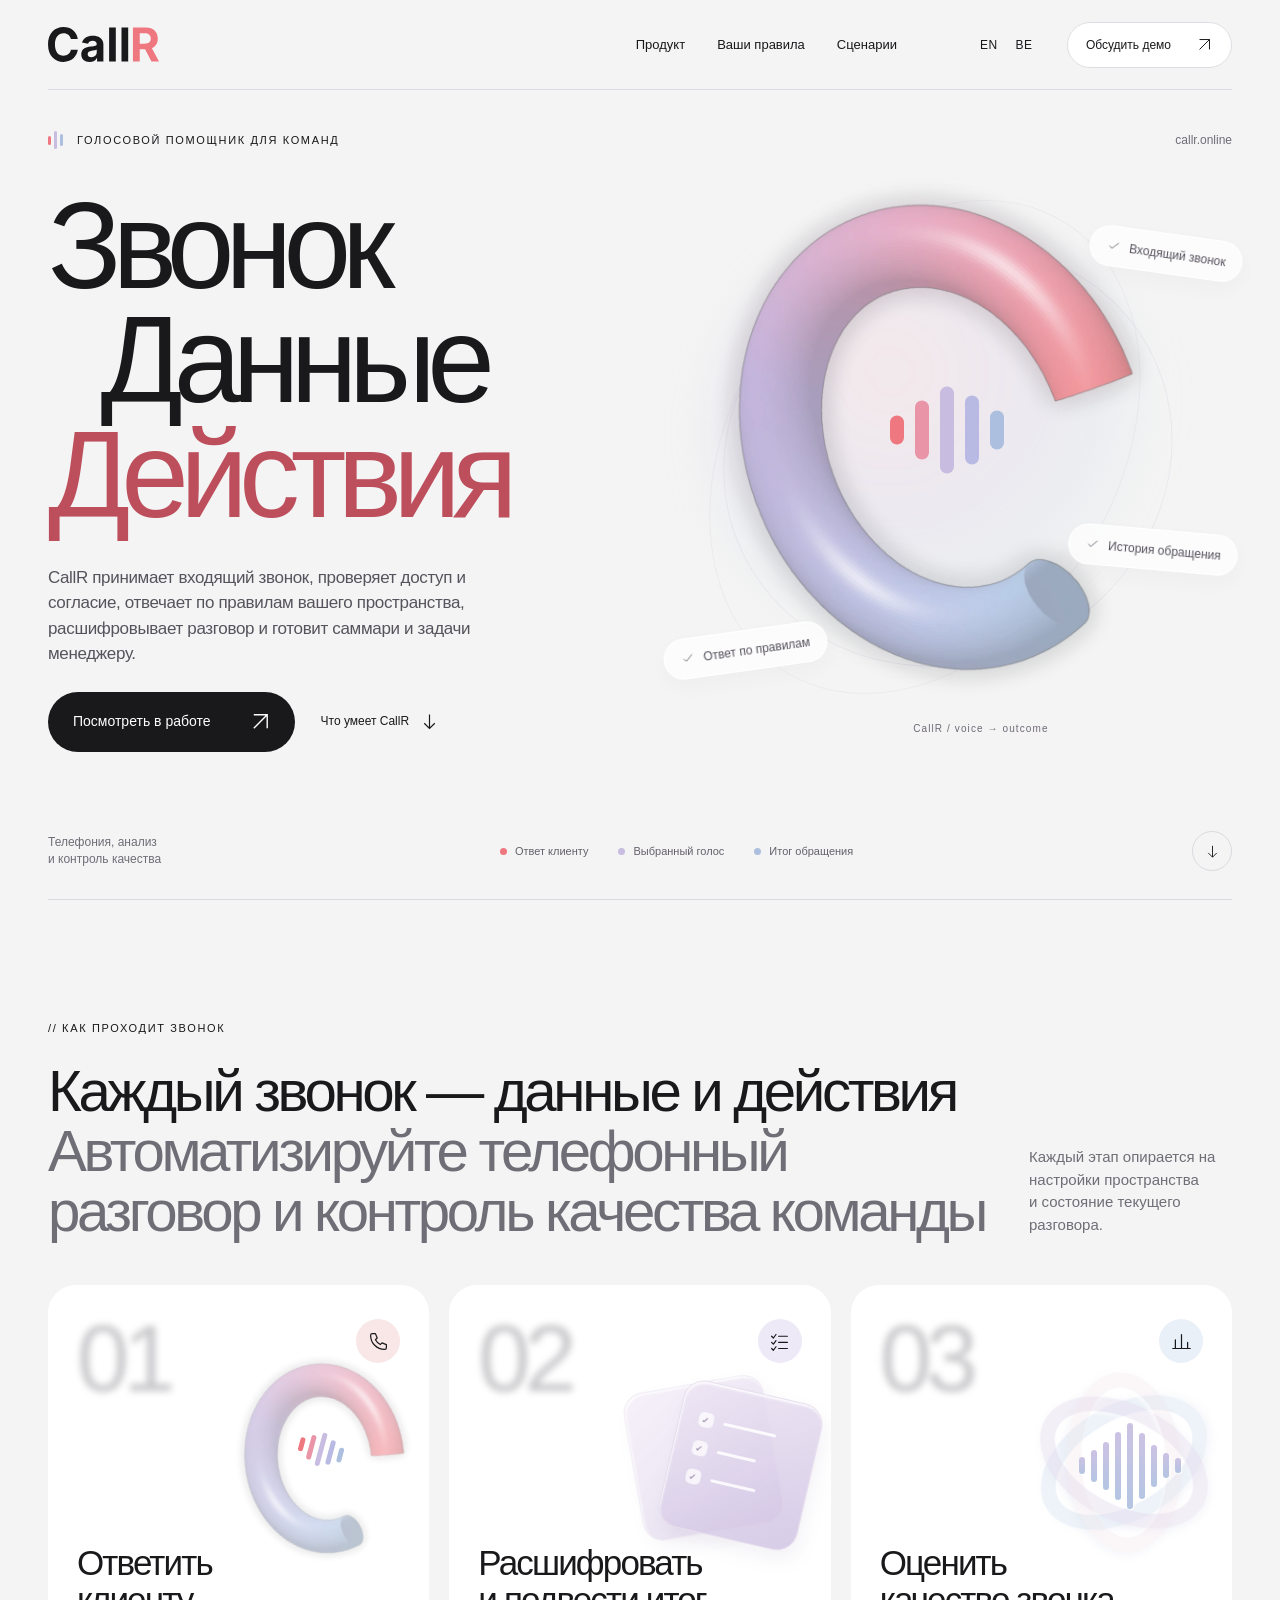
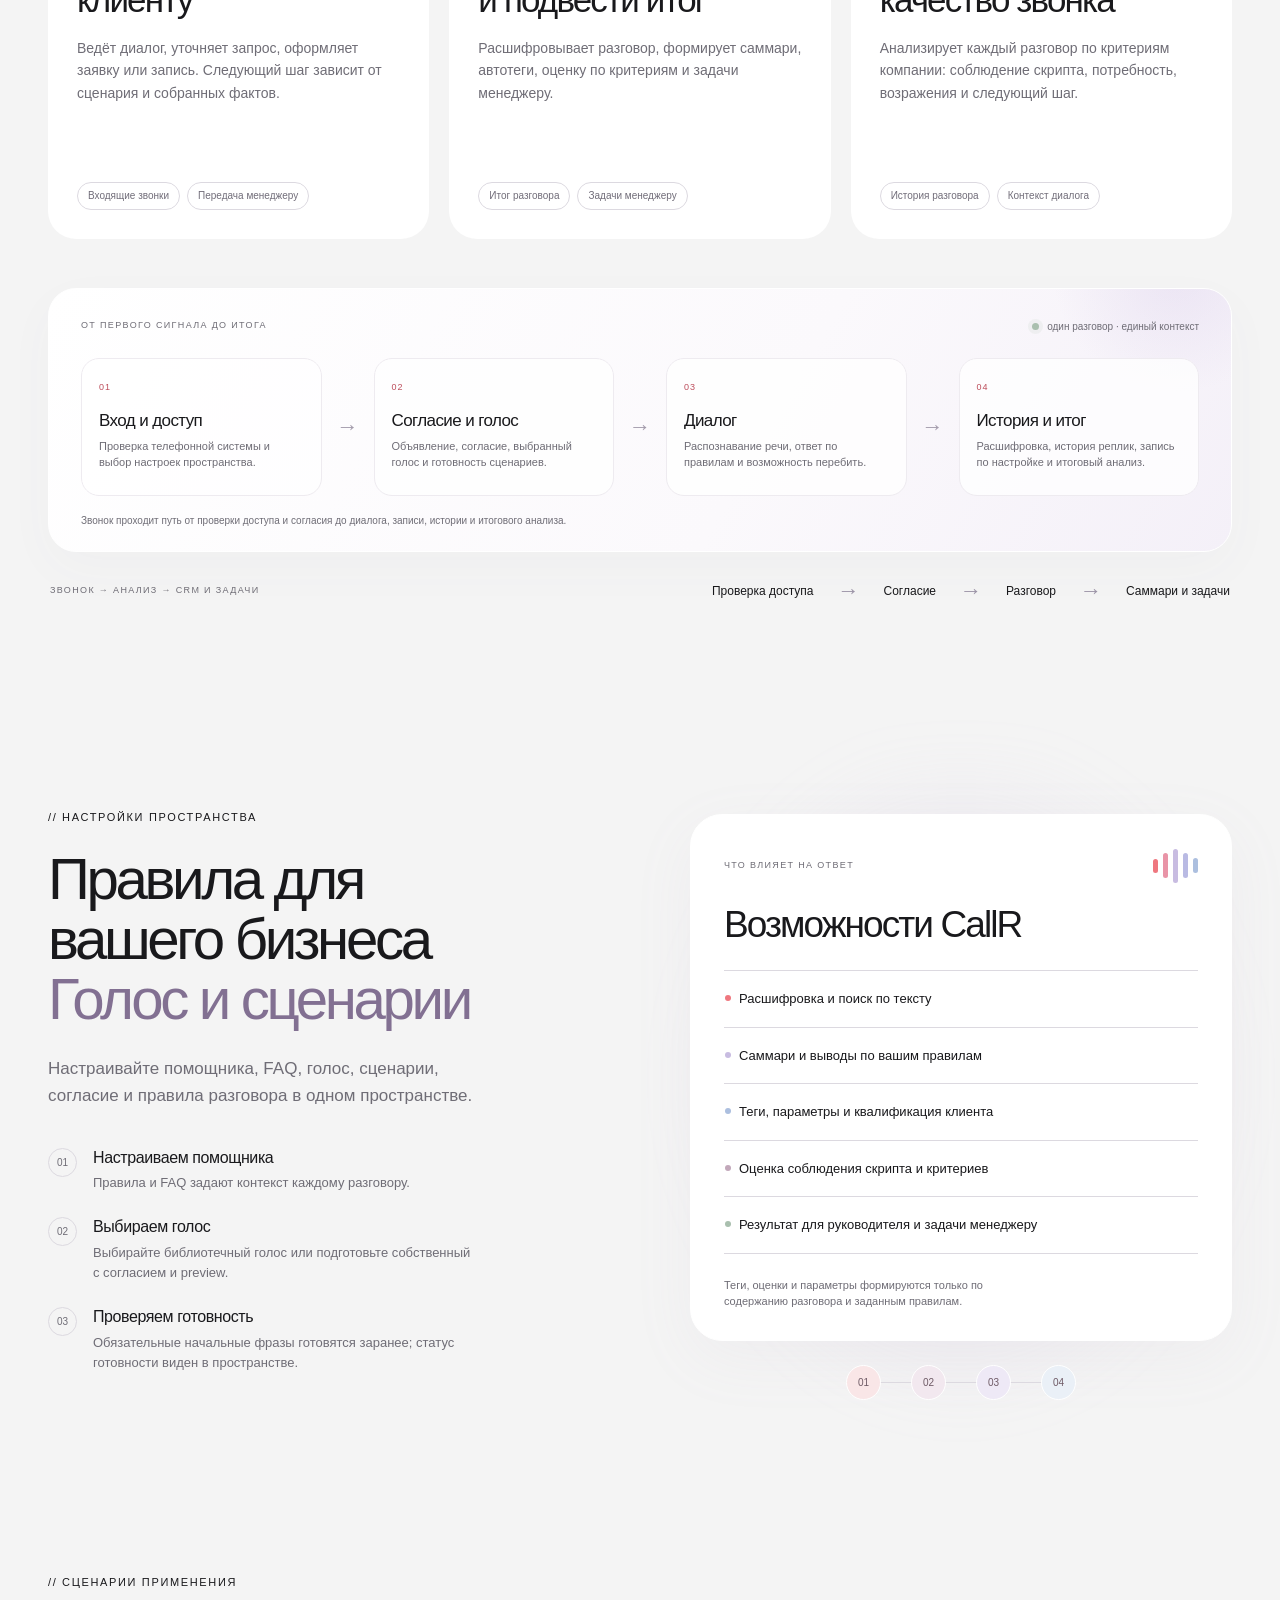
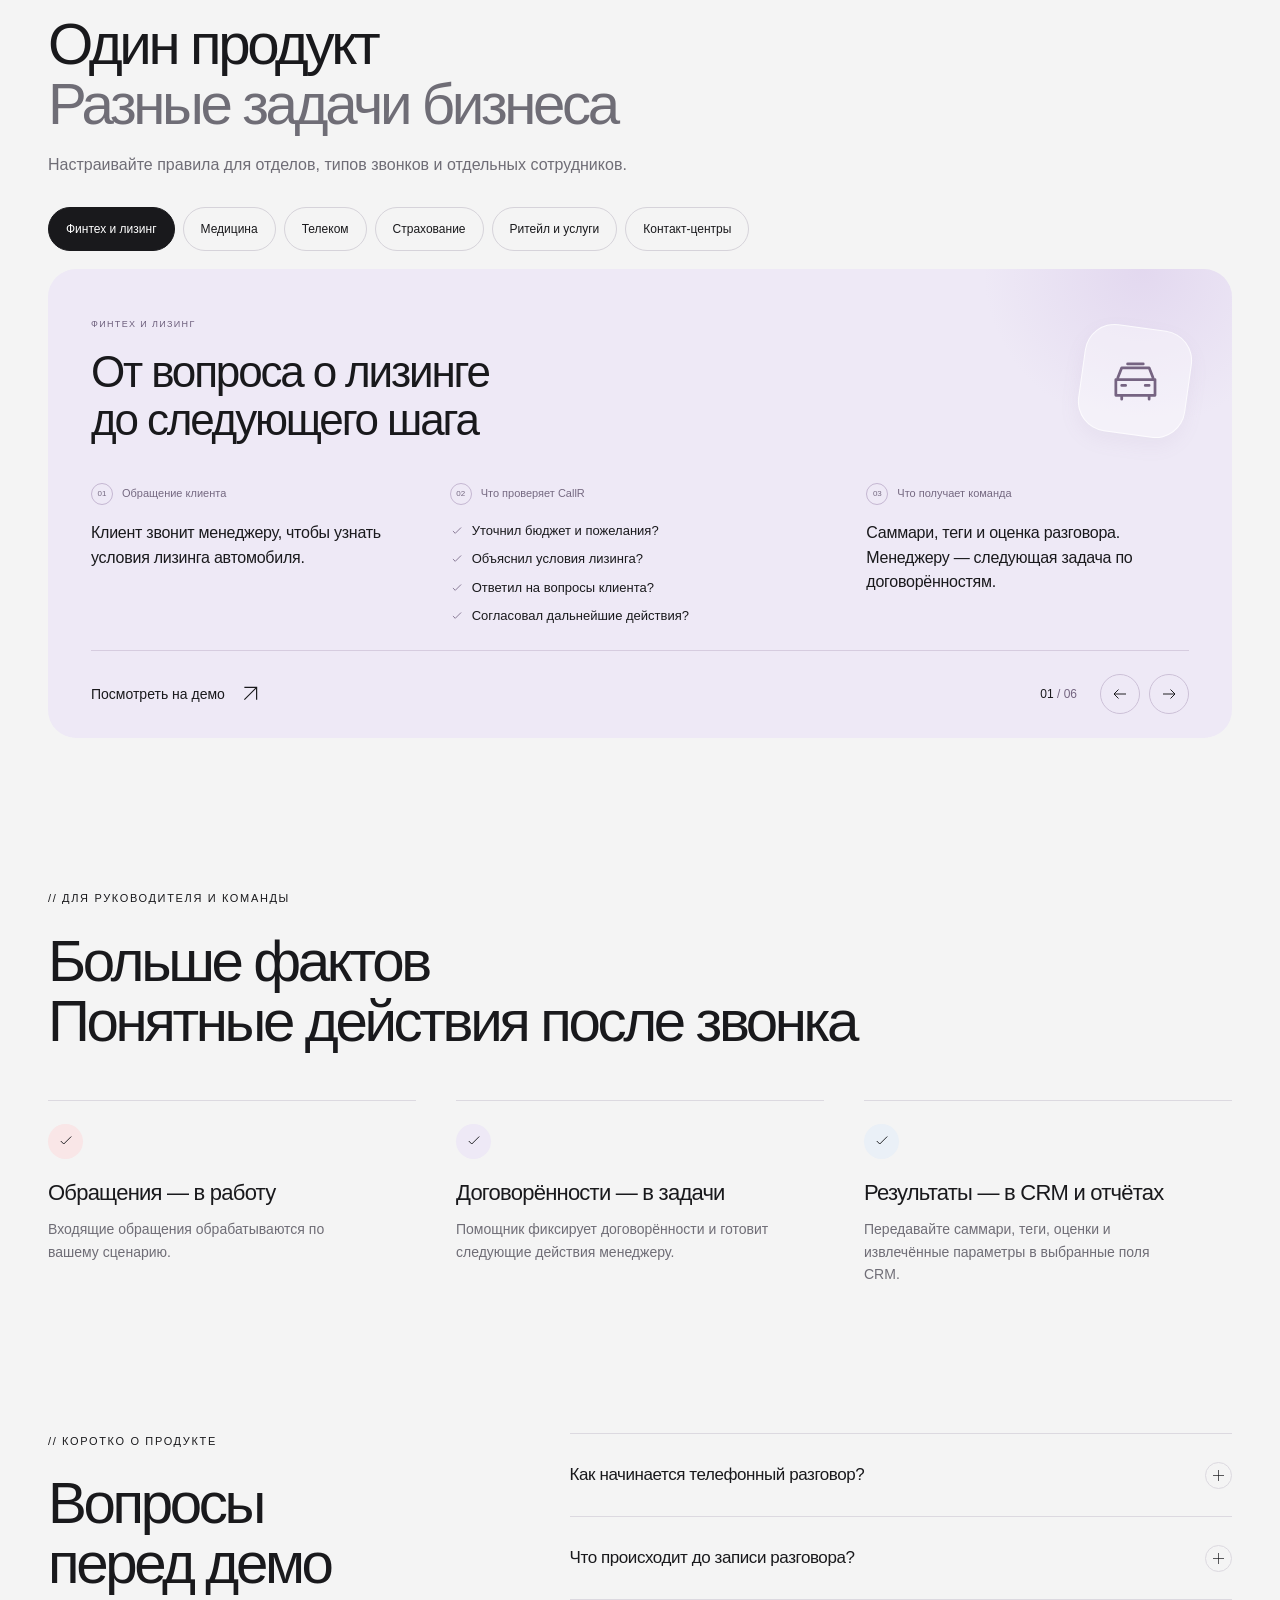
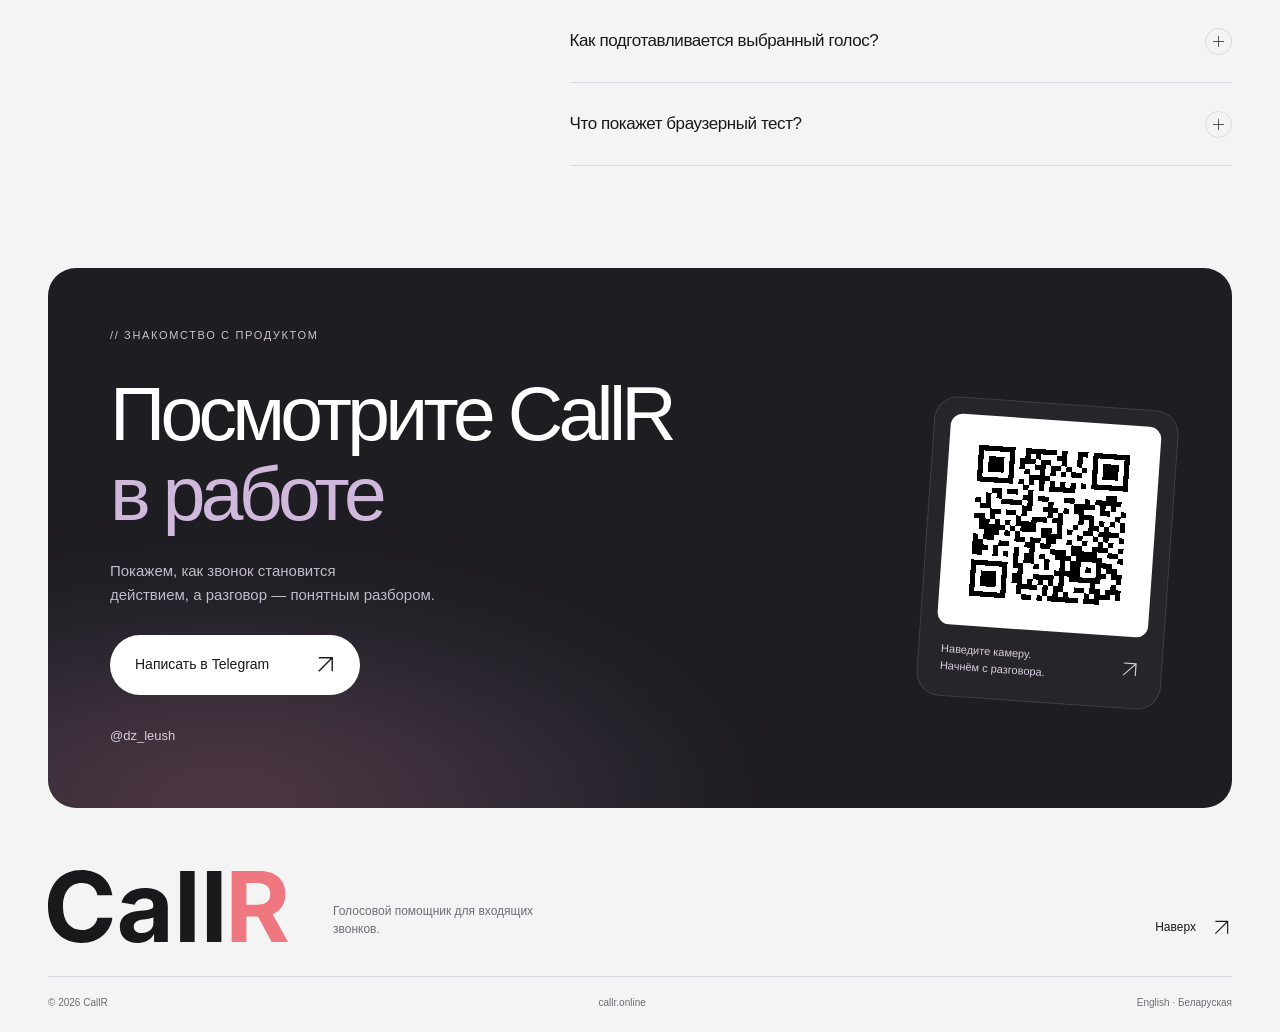
<file: index.html>
<!DOCTYPE html>
<html lang="ru">
 <head>
  <meta charset="utf-8"/>
  <meta content="width=device-width, initial-scale=1" name="viewport"/>
  <meta content="#f4f4f4" name="theme-color"/>
  <meta content="light" name="color-scheme"/>
  <title>CallR — телефония, анализ и контроль звонков</title>
  <meta content="Телефония для входящих звонков, расшифровка, саммари, теги, оценка по критериям, параметры клиента и задачи менеджеру." name="description"/>
  <link href="https://callr.online/" rel="canonical"/>
  <link href="https://callr.online/" hreflang="ru" rel="alternate"/>
  <link href="https://callr.online/en.html" hreflang="en" rel="alternate"/>
  <link href="https://callr.online/be.html" hreflang="be" rel="alternate"/>
  <link href="https://callr.online/be.html" hreflang="x-default" rel="alternate"/>
  <meta content="website" property="og:type"/>
  <meta content="CallR" property="og:site_name"/>
  <meta content="ru_RU" property="og:locale"/>
  <meta content="CallR — телефония, анализ и контроль звонков" property="og:title"/>
  <meta content="Телефония для входящих звонков, расшифровка, саммари, теги, оценка по критериям, параметры клиента и задачи менеджеру." property="og:description"/>
  <meta content="https://callr.online/" property="og:url"/>
  <meta content="https://callr.online/assets/social-cover.png" property="og:image"/>
  <meta content="1200" property="og:image:width"/>
  <meta content="630" property="og:image:height"/>
  <meta content="CallR — A call. A conversation. An outcome." property="og:image:alt"/>
  <meta content="summary_large_image" name="twitter:card"/>
  <meta content="https://callr.online/assets/social-cover.png" name="twitter:image"/>
  <link href="assets/favicon.svg" rel="icon" type="image/svg+xml"/>
  <link href="assets/apple-touch-icon.png" rel="apple-touch-icon"/>
  <link href="assets/styles.css" rel="stylesheet"/>
  <script defer="" src="assets/site.js">
  </script>
 </head>
 <body data-lang="ru" id="top">
  <a class="skip-link" href="#main">
   Перейти к содержимому
  </a>
  <header class="site-header">
   <div class="header-inner wrap">
    <a aria-label="CallR" class="brand" href="index.html">
     <img alt="CallR" height="34" src="assets/logo.svg" width="111"/>
    </a>
    <nav aria-label="Главное меню" class="desktop-nav">
     <a href="#product">
      Продукт
     </a>
     <a href="#methodology">
      Ваши правила
     </a>
     <a href="#scenarios">
      Сценарии
     </a>
    </nav>
    <div class="header-actions">
     <div class="language-switch"><a class="language-link" href="en.html" hreflang="en" lang="en">EN</a><a class="language-link" href="be.html" hreflang="be" lang="be">BE</a></div>
     <a class="header-cta" href="#contact">
      Обсудить демо
      <svg aria-hidden="true" fill="none" viewbox="0 0 24 24">
       <path d="M5 19 19 5M5 5h14v14">
       </path>
      </svg>
     </a>
     <button aria-controls="mobile-menu" aria-expanded="false" aria-label="Открыть меню" class="menu-toggle" data-close-label="Закрыть меню" data-open-label="Открыть меню" type="button">
      <span>
      </span>
      <span>
      </span>
     </button>
    </div>
   </div>
   <nav aria-label="Мобильное меню" class="mobile-menu" hidden="" id="mobile-menu">
    <a href="#product">
     Продукт
    </a>
    <a href="#methodology">
     Ваши правила
    </a>
    <a href="#scenarios">
     Сценарии
    </a>
    <a href="#contact">
     Обсудить демо
     <svg aria-hidden="true" fill="none" viewbox="0 0 24 24">
      <path d="M5 19 19 5M5 5h14v14">
      </path>
     </svg>
    </a>
   </nav>
  </header>
  <main id="main">
   <section aria-labelledby="hero-title" class="hero wrap">
    <div class="hero-topline">
     <p class="eyebrow">
      <span aria-hidden="true" class="tiny-wave">
       <i>
       </i>
       <i>
       </i>
       <i>
       </i>
      </span>
      ГОЛОСОВОЙ ПОМОЩНИК ДЛЯ КОМАНД
     </p>
     <span class="hero-domain">
      callr.online
     </span>
    </div>
    <div class="hero-composition">
     <div class="hero-copy">
      <h1 id="hero-title"><span>Звонок</span><span>Данные</span><span>Действия</span></h1>
      <p class="hero-desc">
       CallR принимает входящий звонок, проверяет доступ и согласие, отвечает по правилам вашего пространства, расшифровывает разговор и готовит саммари и задачи менеджеру.
      </p>
      <div class="hero-buttons">
       <a class="button button-dark" href="#contact">
        Посмотреть в работе
        <svg aria-hidden="true" fill="none" viewbox="0 0 24 24">
         <path d="M5 19 19 5M5 5h14v14">
         </path>
        </svg>
       </a>
       <a class="text-link" href="#product">
        Что умеет CallR
        <svg aria-hidden="true" fill="none" viewbox="0 0 24 24">
         <path d="M12 4v16m-6-6 6 6 6-6">
         </path>
        </svg>
       </a>
      </div>
     </div>
     <div aria-hidden="true" class="hero-visual">
      <div class="hero-aura">
      </div>
      <div class="orbit orbit-one">
      </div>
      <div class="orbit orbit-two">
      </div>
      <div class="mark-float">
       <img alt="" class="hero-mark" fetchpriority="high" height="1200" sizes="(max-width: 760px) 90vw, 54vw" src="assets/callr-mark.webp" srcset="assets/callr-mark-small.webp 600w, assets/callr-mark.webp 1200w" width="1200"/>
       <div class="hero-wave">
        <i>
        </i>
        <i>
        </i>
        <i>
        </i>
        <i>
        </i>
        <i>
        </i>
       </div>
      </div>
      <span class="float-tag float-tag-one">
       <svg aria-hidden="true" fill="none" viewbox="0 0 24 24">
        <path d="m5 12 4 4L19 6">
        </path>
       </svg>
       Входящий звонок
      </span>
      <span class="float-tag float-tag-two">
       <svg aria-hidden="true" fill="none" viewbox="0 0 24 24">
        <path d="m5 12 4 4L19 6">
        </path>
       </svg>
       Ответ по правилам
      </span>
      <span class="float-tag float-tag-three">
       <svg aria-hidden="true" fill="none" viewbox="0 0 24 24">
        <path d="m5 12 4 4L19 6">
        </path>
       </svg>
       История обращения
      </span>
      <span class="visual-caption">
       CallR / voice → outcome
      </span>
     </div>
    </div>
    <div class="hero-bottom">
     <p>
      Телефония, анализ
      <br/>
      и контроль качества
     </p>
     <div class="hero-bottom-tags">
      <span>
       <i>
       </i>
       Ответ клиенту
      </span>
      <span>
       <i>
       </i>
       Выбранный голос
      </span>
      <span>
       <i>
       </i>
       Итог обращения
      </span>
     </div>
     <a aria-label="Что умеет CallR" class="scroll-cue" href="#product">
      <svg aria-hidden="true" fill="none" viewbox="0 0 24 24">
       <path d="M12 4v16m-6-6 6 6 6-6">
       </path>
      </svg>
     </a>
    </div>
   </section>
   <section aria-labelledby="product-title" class="section product-section wrap" id="product">
    <div class="section-heading reveal">
     <div>
      <p class="eyebrow">
       // КАК ПРОХОДИТ ЗВОНОК
      </p>
      <h2 id="product-title">
       Каждый звонок — данные и действия
       <br/>
       <span class="muted">
        Автоматизируйте телефонный разговор и контроль качества команды
       </span>
      </h2>
     </div>
     <p class="section-intro">
      Каждый этап опирается на настройки пространства
      <br/>
      и состояние текущего разговора.
     </p>
    </div>
    <div class="product-grid">
     <article class="product-card voice reveal">
      <div class="card-top">
       <span aria-hidden="true" class="ghost-number">
        01
       </span>
       <span class="card-icon">
        <svg aria-hidden="true" class="" fill="none" stroke="currentColor" stroke-linecap="round" stroke-linejoin="round" stroke-width="1.4" viewbox="0 0 24 24">
         <path d="M8.5 3H5a2 2 0 0 0-2 2c0 8.8 7.2 16 16 16a2 2 0 0 0 2-2v-3.5l-5-2-2 2a14 14 0 0 1-5.5-5.5l2-2z">
         </path>
        </svg>
       </span>
      </div>
      <div aria-hidden="true" class="card-art voice-art">
       <img alt="" height="600" loading="lazy" src="assets/callr-mark-small.webp" width="600"/>
       <div class="mini-wave">
        <i>
        </i>
        <i>
        </i>
        <i>
        </i>
        <i>
        </i>
        <i>
        </i>
       </div>
      </div>
      <div class="card-copy">
       <h3>
        Ответить
        <br/>
        клиенту
       </h3>
       <p>
        Ведёт диалог, уточняет запрос, оформляет заявку или запись. Следующий шаг зависит от сценария и собранных фактов.
       </p>
       <div class="pills">
        <span>
         Входящие звонки
        </span>
        <span>
         Передача менеджеру
        </span>
       </div>
      </div>
     </article>
     <article class="product-card tasks reveal">
      <div class="card-top">
       <span aria-hidden="true" class="ghost-number">
        02
       </span>
       <span class="card-icon">
        <svg aria-hidden="true" class="" fill="none" stroke="currentColor" stroke-linecap="round" stroke-linejoin="round" stroke-width="1.4" viewbox="0 0 24 24">
         <path d="m3 6 2 2 3-4M11 6h10M3 13l2 2 3-4m3 2h10M3 20l2 2 3-4m3 2h10">
         </path>
        </svg>
       </span>
      </div>
      <div aria-hidden="true" class="card-art tasks-art">
       <div class="task-sheet back-sheet">
       </div>
       <div class="task-sheet front-sheet">
        <span>
         <b>
          ✓
         </b>
         <i>
         </i>
        </span>
        <span>
         <b>
          ✓
         </b>
         <i>
         </i>
        </span>
        <span>
         <b>
          ✓
         </b>
         <i>
         </i>
        </span>
       </div>
      </div>
      <div class="card-copy">
       <h3>
        Расшифровать<br/>и подвести итог
       </h3>
       <p>
        Расшифровывает разговор, формирует саммари, автотеги, оценку по критериям и задачи менеджеру.
       </p>
       <div class="pills">
        <span>Итог разговора</span><span>Задачи менеджеру</span>
       </div>
      </div>
     </article>
     <article class="product-card review reveal">
      <div class="card-top">
       <span aria-hidden="true" class="ghost-number">
        03
       </span>
       <span class="card-icon">
        <svg aria-hidden="true" class="" fill="none" stroke="currentColor" stroke-linecap="round" stroke-linejoin="round" stroke-width="1.4" viewbox="0 0 24 24">
         <path d="M5 20V10m7 10V4m7 16v-7M2 20h20">
         </path>
        </svg>
       </span>
      </div>
      <div aria-hidden="true" class="card-art review-art">
       <div class="review-orbit">
        <span>
        </span>
        <span>
        </span>
        <span>
        </span>
       </div>
       <div class="review-wave">
        <i style="--h:17px">
        </i>
        <i style="--h:32px">
        </i>
        <i style="--h:48px">
        </i>
        <i style="--h:68px">
        </i>
        <i style="--h:86px">
        </i>
        <i style="--h:66px">
        </i>
        <i style="--h:42px">
        </i>
        <i style="--h:25px">
        </i>
        <i style="--h:15px">
        </i>
       </div>
      </div>
      <div class="card-copy">
       <h3>
        Оценить
        <br/>
        качество звонка
       </h3>
       <p>
        Анализирует каждый разговор по критериям компании: соблюдение скрипта, потребность, возражения и следующий шаг.
       </p>
       <div class="pills">
        <span>
         История разговора
        </span>
        <span>
         Контекст диалога
        </span>
       </div>
      </div>
     </article>
    </div>
    <div class="call-path reveal" aria-label="Путь входящего звонка">
     <div class="call-path-heading">
      <span class="eyebrow">ОТ ПЕРВОГО СИГНАЛА ДО ИТОГА</span>
      <span class="call-path-status"><i></i> один разговор · единый контекст</span>
     </div>
     <div class="call-path-steps">
      <article><span>01</span><h3>Вход и доступ</h3><p>Проверка телефонной системы и выбор настроек пространства.</p></article>
      <b aria-hidden="true">→</b>
      <article><span>02</span><h3>Согласие и голос</h3><p>Объявление, согласие, выбранный голос и готовность сценариев.</p></article>
      <b aria-hidden="true">→</b>
      <article><span>03</span><h3>Диалог</h3><p>Распознавание речи, ответ по правилам и возможность перебить.</p></article>
      <b aria-hidden="true">→</b>
      <article><span>04</span><h3>История и итог</h3><p>Расшифровка, история реплик, запись по настройке и итоговый анализ.</p></article>
     </div>
     <p class="call-path-note">Звонок проходит путь от проверки доступа и согласия до диалога, записи, истории и итогового анализа.</p>
    </div>
    <div class="flow-strip reveal">
     <span class="eyebrow">
      ЗВОНОК → АНАЛИЗ → CRM И ЗАДАЧИ
     </span>
     <div>
      <span>
       Проверка доступа
      </span>
      <b aria-hidden="true">
       →
      </b>
      <span>
       Согласие
      </span>
      <b aria-hidden="true">
       →
      </b>
      <span>
       Разговор
      </span>
      <b aria-hidden="true">
       →
      </b>
      <span>
       Саммари и задачи
      </span>
     </div>
    </div>
   </section>
   <section aria-labelledby="method-title" class="section methodology wrap" id="methodology">
    <div class="method-copy reveal">
     <p class="eyebrow">
      // НАСТРОЙКИ ПРОСТРАНСТВА
     </p>
     <h2 id="method-title">
      Правила для
      <br/>
      вашего бизнеса
      <br/>
      <span class="lavender-text">
       Голос и сценарии
      </span>
     </h2>
     <p class="method-desc">
      Настраивайте помощника, FAQ, голос, сценарии, согласие и правила разговора в одном пространстве.
     </p>
     <ol class="method-steps">
      <li>
       <span class="step-index">
        01
       </span>
       <div>
        <h3>
         Настраиваем помощника
        </h3>
        <p>
         Правила и FAQ задают контекст каждому разговору.
        </p>
       </div>
      </li>
      <li>
       <span class="step-index">
        02
       </span>
       <div>
        <h3>
         Выбираем голос
        </h3>
        <p>
         Выбирайте библиотечный голос или подготовьте собственный с согласием и preview.
        </p>
       </div>
      </li>
      <li>
       <span class="step-index">
        03
       </span>
       <div>
        <h3>
         Проверяем готовность
        </h3>
        <p>
         Обязательные начальные фразы готовятся заранее; статус готовности виден в пространстве.
        </p>
       </div>
      </li>
     </ol>
    </div>
    <div class="criteria-wrap reveal">
     <div aria-hidden="true" class="criteria-glow">
     </div>
     <div class="criteria-card">
      <div class="criteria-header">
       <p class="eyebrow">
        ЧТО ВЛИЯЕТ НА ОТВЕТ
       </p>
       <div aria-hidden="true" class="mini-wave">
        <i>
        </i>
        <i>
        </i>
        <i>
        </i>
        <i>
        </i>
        <i>
        </i>
       </div>
      </div>
      <h3>Возможности CallR</h3>
      <div class="criteria-list feature-list">
       <div class="criterion"><p>Расшифровка и поиск по тексту</p></div>
       <div class="criterion"><p>Саммари и выводы по вашим правилам</p></div>
       <div class="criterion"><p>Теги, параметры и квалификация клиента</p></div>
       <div class="criterion"><p>Оценка соблюдения скрипта и критериев</p></div>
       <div class="criterion"><p>Результат для руководителя и задачи менеджеру</p></div>
      </div>
      <p class="criteria-note">
       Теги, оценки и параметры формируются только по содержанию разговора и заданным правилам.
      </p>
     </div>
     <div aria-hidden="true" class="agent-dots">
      <span>
       01
      </span>
      <i>
      </i>
      <span>
       02
      </span>
      <i>
      </i>
      <span>
       03
      </span>
      <i>
      </i>
      <span>
       04
      </span>
     </div>
    </div>
   </section>
   <section aria-labelledby="scenarios-title" class="section scenarios wrap" id="scenarios">
    <div class="section-heading reveal">
     <div>
      <p class="eyebrow">
       // СЦЕНАРИИ ПРИМЕНЕНИЯ
      </p>
      <h2 id="scenarios-title">
       Один продукт
       <br/>
       <span class="muted">
        Разные задачи бизнеса
       </span>
      </h2>
     </div>
    </div>
    <p class="scenario-intro reveal">
     Настраивайте правила для отделов, типов звонков и отдельных сотрудников.
    </p>
    <div aria-label="СЦЕНАРИИ ПРИМЕНЕНИЯ" class="scenario-tabs" data-scenario-tabs="">
     <button class="scenario-tab is-active" data-scenario="finance" id="tab-finance" type="button">
      Финтех и лизинг
     </button>
     <button class="scenario-tab" data-scenario="health" id="tab-health" type="button">
      Медицина
     </button>
     <button class="scenario-tab" data-scenario="telecom" id="tab-telecom" type="button">
      Телеком
     </button>
     <button class="scenario-tab" data-scenario="insurance" id="tab-insurance" type="button">
      Страхование
     </button>
     <button class="scenario-tab" data-scenario="retail" id="tab-retail" type="button">
      Ритейл и услуги
     </button>
     <button class="scenario-tab" data-scenario="contact" id="tab-contact" type="button">
      Контакт-центры
     </button>
    </div>
    <div class="scenario-stage">
     <article class="scenario-panel is-active" data-panel="finance" id="scenario-finance">
      <div class="case-heading">
       <div>
        <p class="eyebrow">
         ФИНТЕХ И ЛИЗИНГ
        </p>
        <h3>
         От вопроса о лизинге
         <br/>
         до следующего шага
        </h3>
       </div>
       <div aria-hidden="true" class="case-symbol">
        <svg aria-hidden="true" class="" fill="none" stroke="currentColor" stroke-linecap="round" stroke-linejoin="round" stroke-width="1.4" viewbox="0 0 24 24">
         <path d="m3 10 2-5h14l2 5M2 11h20v8H2zm3 8v2m14-2v2M5 14h2m10 0h2M8 3h8">
         </path>
        </svg>
       </div>
      </div>
      <div class="case-grid">
       <div class="case-col">
        <p class="case-label">
         <span>
          01
         </span>
         Обращение клиента
        </p>
        <p class="case-lead">
         Клиент звонит менеджеру, чтобы узнать условия лизинга автомобиля.
        </p>
       </div>
       <div class="case-col">
        <p class="case-label">
         <span>
          02
         </span>
         Что проверяет CallR
        </p>
        <ul class="case-checks">
         <li>
          <svg aria-hidden="true" fill="none" viewbox="0 0 24 24">
           <path d="m5 12 4 4L19 6">
           </path>
          </svg>
          <span>
           Уточнил бюджет и пожелания?
          </span>
         </li>
         <li>
          <svg aria-hidden="true" fill="none" viewbox="0 0 24 24">
           <path d="m5 12 4 4L19 6">
           </path>
          </svg>
          <span>
           Объяснил условия лизинга?
          </span>
         </li>
         <li>
          <svg aria-hidden="true" fill="none" viewbox="0 0 24 24">
           <path d="m5 12 4 4L19 6">
           </path>
          </svg>
          <span>
           Ответил на вопросы клиента?
          </span>
         </li>
         <li>
          <svg aria-hidden="true" fill="none" viewbox="0 0 24 24">
           <path d="m5 12 4 4L19 6">
           </path>
          </svg>
          <span>
           Согласовал дальнейшие действия?
          </span>
         </li>
        </ul>
       </div>
       <div class="case-col">
        <p class="case-label">
         <span>
          03
         </span>
         Что получает команда
        </p>
        <p class="case-result">
         Саммари, теги и оценка разговора. Менеджеру — следующая задача по договорённостям.
        </p>
       </div>
      </div>
     </article>
     <article class="scenario-panel" data-panel="health" id="scenario-health">
      <div class="case-heading">
       <div>
        <p class="eyebrow">
         МЕДИЦИНА
        </p>
        <h3>
         От первого звонка
         <br/>
         до записи на приём
        </h3>
       </div>
       <div aria-hidden="true" class="case-symbol">
        <svg aria-hidden="true" class="" fill="none" stroke="currentColor" stroke-linecap="round" stroke-linejoin="round" stroke-width="1.4" viewbox="0 0 24 24">
         <rect height="16" rx="4" width="16" x="4" y="4">
         </rect>
         <path d="M12 8v8m-4-4h8">
         </path>
        </svg>
       </div>
      </div>
      <div class="case-grid">
       <div class="case-col">
        <p class="case-label">
         <span>
          01
         </span>
         Обращение клиента
        </p>
        <p class="case-lead">
         Клиент уточняет расписание, стоимость и порядок записи к специалисту.
        </p>
       </div>
       <div class="case-col">
        <p class="case-label">
         <span>
          02
         </span>
         Что проверяет CallR
        </p>
        <ul class="case-checks">
         <li>
          <svg aria-hidden="true" fill="none" viewbox="0 0 24 24">
           <path d="m5 12 4 4L19 6">
           </path>
          </svg>
          <span>
           Выяснил цель обращения?
          </span>
         </li>
         <li>
          <svg aria-hidden="true" fill="none" viewbox="0 0 24 24">
           <path d="m5 12 4 4L19 6">
           </path>
          </svg>
          <span>
           Объяснил порядок записи?
          </span>
         </li>
         <li>
          <svg aria-hidden="true" fill="none" viewbox="0 0 24 24">
           <path d="m5 12 4 4L19 6">
           </path>
          </svg>
          <span>
           Ответил на организационные вопросы?
          </span>
         </li>
         <li>
          <svg aria-hidden="true" fill="none" viewbox="0 0 24 24">
           <path d="m5 12 4 4L19 6">
           </path>
          </svg>
          <span>
           Подтвердил следующий шаг?
          </span>
         </li>
        </ul>
       </div>
       <div class="case-col">
        <p class="case-label">
         <span>
          03
         </span>
         Что получает команда
        </p>
        <p class="case-result">
         Заявка или запись, задача сотруднику и оценка обслуживания по критериям.
        </p>
       </div>
      </div>
     </article>
     <article class="scenario-panel" data-panel="telecom" id="scenario-telecom">
      <div class="case-heading">
       <div>
        <p class="eyebrow">
         ТЕЛЕКОМ
        </p>
        <h3>
         От вопроса о тарифе
         <br/>
         до понятного решения
        </h3>
       </div>
       <div aria-hidden="true" class="case-symbol">
        <svg aria-hidden="true" class="" fill="none" stroke="currentColor" stroke-linecap="round" stroke-linejoin="round" stroke-width="1.4" viewbox="0 0 24 24">
         <path d="M12 14v7m-4 0h8M5 5a10 10 0 0 0 0 14M19 5a10 10 0 0 1 0 14M8 8a6 6 0 0 0 0 8M16 8a6 6 0 0 1 0 8">
         </path>
         <circle cx="12" cy="12" r="2">
         </circle>
        </svg>
       </div>
      </div>
      <div class="case-grid">
       <div class="case-col">
        <p class="case-label">
         <span>
          01
         </span>
         Обращение клиента
        </p>
        <p class="case-lead">
         Клиент хочет подключить услугу, изменить тариф или получить поддержку.
        </p>
       </div>
       <div class="case-col">
        <p class="case-label">
         <span>
          02
         </span>
         Что проверяет CallR
        </p>
        <ul class="case-checks">
         <li>
          <svg aria-hidden="true" fill="none" viewbox="0 0 24 24">
           <path d="m5 12 4 4L19 6">
           </path>
          </svg>
          <span>
           Уточнил запрос клиента?
          </span>
         </li>
         <li>
          <svg aria-hidden="true" fill="none" viewbox="0 0 24 24">
           <path d="m5 12 4 4L19 6">
           </path>
          </svg>
          <span>
           Понятно объяснил условия?
          </span>
         </li>
         <li>
          <svg aria-hidden="true" fill="none" viewbox="0 0 24 24">
           <path d="m5 12 4 4L19 6">
           </path>
          </svg>
          <span>
           Предложил подходящее действие?
          </span>
         </li>
         <li>
          <svg aria-hidden="true" fill="none" viewbox="0 0 24 24">
           <path d="m5 12 4 4L19 6">
           </path>
          </svg>
          <span>
           Зафиксировал договорённости?
          </span>
         </li>
        </ul>
       </div>
       <div class="case-col">
        <p class="case-label">
         <span>
          03
         </span>
         Что получает команда
        </p>
        <p class="case-result">
         Саммари, теги, оценка диалога и следующие действия сотрудника.
        </p>
       </div>
      </div>
     </article>
     <article class="scenario-panel" data-panel="insurance" id="scenario-insurance">
      <div class="case-heading">
       <div>
        <p class="eyebrow">
         СТРАХОВАНИЕ
        </p>
        <h3>
         От обращения
         <br/>
         до дальнейших действий
        </h3>
       </div>
       <div aria-hidden="true" class="case-symbol">
        <svg aria-hidden="true" class="" fill="none" stroke="currentColor" stroke-linecap="round" stroke-linejoin="round" stroke-width="1.4" viewbox="0 0 24 24">
         <path d="m12 2 8 4v6c0 5-8 10-8 10S4 17 4 12V6z">
         </path>
         <path d="m8 12 3 3 5-6">
         </path>
        </svg>
       </div>
      </div>
      <div class="case-grid">
       <div class="case-col">
        <p class="case-label">
         <span>
          01
         </span>
         Обращение клиента
        </p>
        <p class="case-lead">
         Клиент задаёт вопросы по полису или уточняет порядок сопровождения обращения.
        </p>
       </div>
       <div class="case-col">
        <p class="case-label">
         <span>
          02
         </span>
         Что проверяет CallR
        </p>
        <ul class="case-checks">
         <li>
          <svg aria-hidden="true" fill="none" viewbox="0 0 24 24">
           <path d="m5 12 4 4L19 6">
           </path>
          </svg>
          <span>
           Уточнил ситуацию клиента?
          </span>
         </li>
         <li>
          <svg aria-hidden="true" fill="none" viewbox="0 0 24 24">
           <path d="m5 12 4 4L19 6">
           </path>
          </svg>
          <span>
           Понятно объяснил порядок действий?
          </span>
         </li>
         <li>
          <svg aria-hidden="true" fill="none" viewbox="0 0 24 24">
           <path d="m5 12 4 4L19 6">
           </path>
          </svg>
          <span>
           Следовал регламенту компании?
          </span>
         </li>
         <li>
          <svg aria-hidden="true" fill="none" viewbox="0 0 24 24">
           <path d="m5 12 4 4L19 6">
           </path>
          </svg>
          <span>
           Согласовал следующий шаг?
          </span>
         </li>
        </ul>
       </div>
       <div class="case-col">
        <p class="case-label">
         <span>
          03
         </span>
         Что получает команда
        </p>
        <p class="case-result">
         Извлечённые параметры, оценка по критериям и задачи менеджеру.
        </p>
       </div>
      </div>
     </article>
     <article class="scenario-panel" data-panel="retail" id="scenario-retail">
      <div class="case-heading">
       <div>
        <p class="eyebrow">
         РИТЕЙЛ И УСЛУГИ
        </p>
        <h3>
         От интереса клиента
         <br/>
         до заявки или записи
        </h3>
       </div>
       <div aria-hidden="true" class="case-symbol">
        <svg aria-hidden="true" class="" fill="none" stroke="currentColor" stroke-linecap="round" stroke-linejoin="round" stroke-width="1.4" viewbox="0 0 24 24">
         <path d="M5 8h14l2 13H3zM8 8V6a4 4 0 0 1 8 0v2">
         </path>
        </svg>
       </div>
      </div>
      <div class="case-grid">
       <div class="case-col">
        <p class="case-label">
         <span>
          01
         </span>
         Обращение клиента
        </p>
        <p class="case-lead">
         Клиент узнаёт о наличии товара, условиях заказа или записи на обслуживание.
        </p>
       </div>
       <div class="case-col">
        <p class="case-label">
         <span>
          02
         </span>
         Что проверяет CallR
        </p>
        <ul class="case-checks">
         <li>
          <svg aria-hidden="true" fill="none" viewbox="0 0 24 24">
           <path d="m5 12 4 4L19 6">
           </path>
          </svg>
          <span>
           Выяснил, что нужно клиенту?
          </span>
         </li>
         <li>
          <svg aria-hidden="true" fill="none" viewbox="0 0 24 24">
           <path d="m5 12 4 4L19 6">
           </path>
          </svg>
          <span>
           Ответил на вопросы по предложению?
          </span>
         </li>
         <li>
          <svg aria-hidden="true" fill="none" viewbox="0 0 24 24">
           <path d="m5 12 4 4L19 6">
           </path>
          </svg>
          <span>
           Уточнил детали заявки?
          </span>
         </li>
         <li>
          <svg aria-hidden="true" fill="none" viewbox="0 0 24 24">
           <path d="m5 12 4 4L19 6">
           </path>
          </svg>
          <span>
           Договорился о дальнейших действиях?
          </span>
         </li>
        </ul>
       </div>
       <div class="case-col">
        <p class="case-label">
         <span>
          03
         </span>
         Что получает команда
        </p>
        <p class="case-result">
         Саммари, теги, заполненные параметры клиента и задачи по договорённостям.
        </p>
       </div>
      </div>
     </article>
     <article class="scenario-panel" data-panel="contact" id="scenario-contact">
      <div class="case-heading">
       <div>
        <p class="eyebrow">
         КОНТАКТ-ЦЕНТРЫ
        </p>
        <h3>
         От потока обращений
         <br/>
         до контроля качества
        </h3>
       </div>
       <div aria-hidden="true" class="case-symbol">
        <svg aria-hidden="true" class="" fill="none" stroke="currentColor" stroke-linecap="round" stroke-linejoin="round" stroke-width="1.4" viewbox="0 0 24 24">
         <path d="M3 13v-1a9 9 0 0 1 18 0v1M3 12h4v7H3zm14 0h4v7h-4zm4 7c0 3-6 3-9 3">
         </path>
        </svg>
       </div>
      </div>
      <div class="case-grid">
       <div class="case-col">
        <p class="case-label">
         <span>
          01
         </span>
         Обращение клиента
        </p>
        <p class="case-lead">
         Команда обрабатывает входящие обращения и записи разговоров операторов.
        </p>
       </div>
       <div class="case-col">
        <p class="case-label">
         <span>
          02
         </span>
         Что проверяет CallR
        </p>
        <ul class="case-checks">
         <li>
          <svg aria-hidden="true" fill="none" viewbox="0 0 24 24">
           <path d="m5 12 4 4L19 6">
           </path>
          </svg>
          <span>
           Корректно определил запрос?
          </span>
         </li>
         <li>
          <svg aria-hidden="true" fill="none" viewbox="0 0 24 24">
           <path d="m5 12 4 4L19 6">
           </path>
          </svg>
          <span>
           Соблюдал стандарт общения?
          </span>
         </li>
         <li>
          <svg aria-hidden="true" fill="none" viewbox="0 0 24 24">
           <path d="m5 12 4 4L19 6">
           </path>
          </svg>
          <span>
           Помог решить вопрос?
          </span>
         </li>
         <li>
          <svg aria-hidden="true" fill="none" viewbox="0 0 24 24">
           <path d="m5 12 4 4L19 6">
           </path>
          </svg>
          <span>
           Зафиксировал результат разговора?
          </span>
         </li>
        </ul>
       </div>
       <div class="case-col">
        <p class="case-label">
         <span>
          03
         </span>
         Что получает команда
        </p>
        <p class="case-result">
         Расшифровки, саммари, оценки звонков и задачи после разговора.
        </p>
       </div>
      </div>
     </article>
     <div class="scenario-bottom">
      <a class="text-link" href="#contact">
       Посмотреть на демо
       <svg aria-hidden="true" fill="none" viewbox="0 0 24 24">
        <path d="M5 19 19 5M5 5h14v14">
        </path>
       </svg>
      </a>
      <div class="scenario-navigation">
       <span aria-live="polite" class="scenario-count">
        01
        <span>
         / 06
        </span>
       </span>
       <button aria-label="Предыдущий сценарий" class="circle-button" data-prev="" type="button">
        <svg aria-hidden="true" fill="none" viewbox="0 0 24 24">
         <path d="M20 12H4m6-6-6 6 6 6">
         </path>
        </svg>
       </button>
       <button aria-label="Следующий сценарий" class="circle-button" data-next="" type="button">
        <svg aria-hidden="true" fill="none" viewbox="0 0 24 24">
         <path d="M4 12h16m-6-6 6 6-6 6">
         </path>
        </svg>
       </button>
      </div>
     </div>
    </div>
   </section>
   <section aria-labelledby="benefits-title" class="section benefits wrap">
    <p class="eyebrow reveal">
     // ДЛЯ РУКОВОДИТЕЛЯ И КОМАНДЫ
    </p>
    <h2 class="reveal" id="benefits-title">
     Больше фактов
     <br/>
     Понятные действия после звонка
    </h2>
    <div class="benefit-grid">
     <article class="benefit reveal">
      <span aria-hidden="true" class="benefit-marker">
       <svg aria-hidden="true" fill="none" viewbox="0 0 24 24">
        <path d="m5 12 4 4L19 6">
        </path>
       </svg>
      </span>
      <h3>
       Обращения — в работу
      </h3>
      <p>
       Входящие обращения обрабатываются по вашему сценарию.
      </p>
     </article>
     <article class="benefit reveal">
      <span aria-hidden="true" class="benefit-marker">
       <svg aria-hidden="true" fill="none" viewbox="0 0 24 24">
        <path d="m5 12 4 4L19 6">
        </path>
       </svg>
      </span>
      <h3>
       Договорённости — в задачи
      </h3>
      <p>
       Помощник фиксирует договорённости и готовит следующие действия менеджеру.
      </p>
     </article>
     <article class="benefit reveal">
      <span aria-hidden="true" class="benefit-marker">
       <svg aria-hidden="true" fill="none" viewbox="0 0 24 24">
        <path d="m5 12 4 4L19 6">
        </path>
       </svg>
      </span>
      <h3>
       Результаты — в CRM и отчётах
      </h3>
      <p>
       Передавайте саммари, теги, оценки и извлечённые параметры в выбранные поля CRM.
      </p>
     </article>
    </div>
   </section>
   <section aria-labelledby="faq-title" class="section faq-section wrap">
    <div class="reveal">
     <p class="eyebrow">
      // КОРОТКО О ПРОДУКТЕ
     </p>
     <h2 id="faq-title">
      Вопросы
      <br/>
      перед демо
     </h2>
    </div>
    <div class="faq-list reveal">
     <details class="faq-item">
      <summary>
       <span>
        Как начинается телефонный разговор?
       </span>
       <span aria-hidden="true" class="plus">
       </span>
      </summary>
      <p>
       Сначала сервер проверяет доверенную идентификацию телефонной системы, выбирает пространство и настройки помощника. Перед созданием разговора звучит объявление и обрабатывается согласие.
      </p>
     </details>
     <details class="faq-item">
      <summary>
       <span>
        Что происходит до записи разговора?
       </span>
       <span aria-hidden="true" class="plus">
       </span>
      </summary>
      <p>
       Доступ и согласие проверяются до создания основной записи разговора. Согласие звонящего на обработку разговора отличается от согласия владельца на использование собственного образца голоса.
      </p>
     </details>
     <details class="faq-item">
      <summary>
       <span>
        Как подготавливается выбранный голос?
       </span>
       <span aria-hidden="true" class="plus">
       </span>
      </summary>
      <p>
       До звонка готовятся приветствие и обязательные фразы выбранного голоса. Для собственного голоса доступны проверка образца и preview.
      </p>
     </details>
     <details class="faq-item">
      <summary>
       <span>
        Что покажет браузерный тест?
       </span>
       <span aria-hidden="true" class="plus">
       </span>
      </summary>
      <p>
       Он показывает разговорную логику и обработку реплик. Он не проверяет операторскую сеть, Asterisk или телефонный маршрут.
      </p>
     </details>
    </div>
   </section>
   <section aria-labelledby="contact-title" class="contact-section wrap" id="contact">
    <div class="contact-card">
     <div aria-hidden="true" class="contact-glow">
     </div>
     <div class="contact-main">
      <p class="eyebrow">
       // ЗНАКОМСТВО С ПРОДУКТОМ
      </p>
      <h2 id="contact-title">
       Посмотрите CallR
       <br/>
       <span>
        в работе
       </span>
      </h2>
      <p class="contact-desc">
       Покажем, как звонок становится
       <br/>
       действием, а разговор — понятным разбором.
      </p>
      <a class="button button-white" href="https://t.me/dz_leush" rel="noopener noreferrer" target="_blank">
       Написать в Telegram
       <svg aria-hidden="true" fill="none" viewbox="0 0 24 24">
        <path d="M5 19 19 5M5 5h14v14">
        </path>
       </svg>
      </a>
      <div class="contact-direct">
       <a href="https://t.me/dz_leush" rel="noopener noreferrer" target="_blank">
        @dz_leush
       </a>
      </div>
     </div>
     <a class="contact-qr" href="https://t.me/dz_leush" rel="noopener noreferrer" target="_blank">
      <span class="qr-image">
       <img alt="QR-код для связи с @dz_leush в Telegram" height="370" loading="lazy" src="assets/telegram-qr.png" width="370"/>
      </span>
      <span>
       Наведите камеру.
       <br/>
       Начнём с разговора.
      </span>
      <svg aria-hidden="true" fill="none" viewbox="0 0 24 24">
       <path d="M5 19 19 5M5 5h14v14">
       </path>
      </svg>
     </a>
    </div>
   </section>
  </main>
  <footer class="site-footer wrap">
   <div class="footer-top">
    <a aria-label="CallR" class="footer-wordmark" href="index.html">
     <img alt="CallR" height="75" loading="lazy" src="assets/logo.svg" width="243"/>
    </a>
    <p>
     Голосовой помощник для входящих звонков.
    </p>
    <a class="text-link" href="#top">
     Наверх
     <svg aria-hidden="true" fill="none" viewbox="0 0 24 24">
      <path d="M5 19 19 5M5 5h14v14">
      </path>
     </svg>
    </a>
   </div>
   <div class="footer-bottom">
    <span>
     ©
     <span data-year="">
      2026
     </span>
     CallR
    </span>
    <span>
     callr.online
    </span>
    <span class="footer-languages"><a href="en.html" hreflang="en" lang="en">English</a> · <a href="be.html" hreflang="be" lang="be">Беларуская</a></span>
   </div>
  </footer>
  <div aria-live="polite" class="toast" role="status">
  </div>
 </body>
</html>
</file>
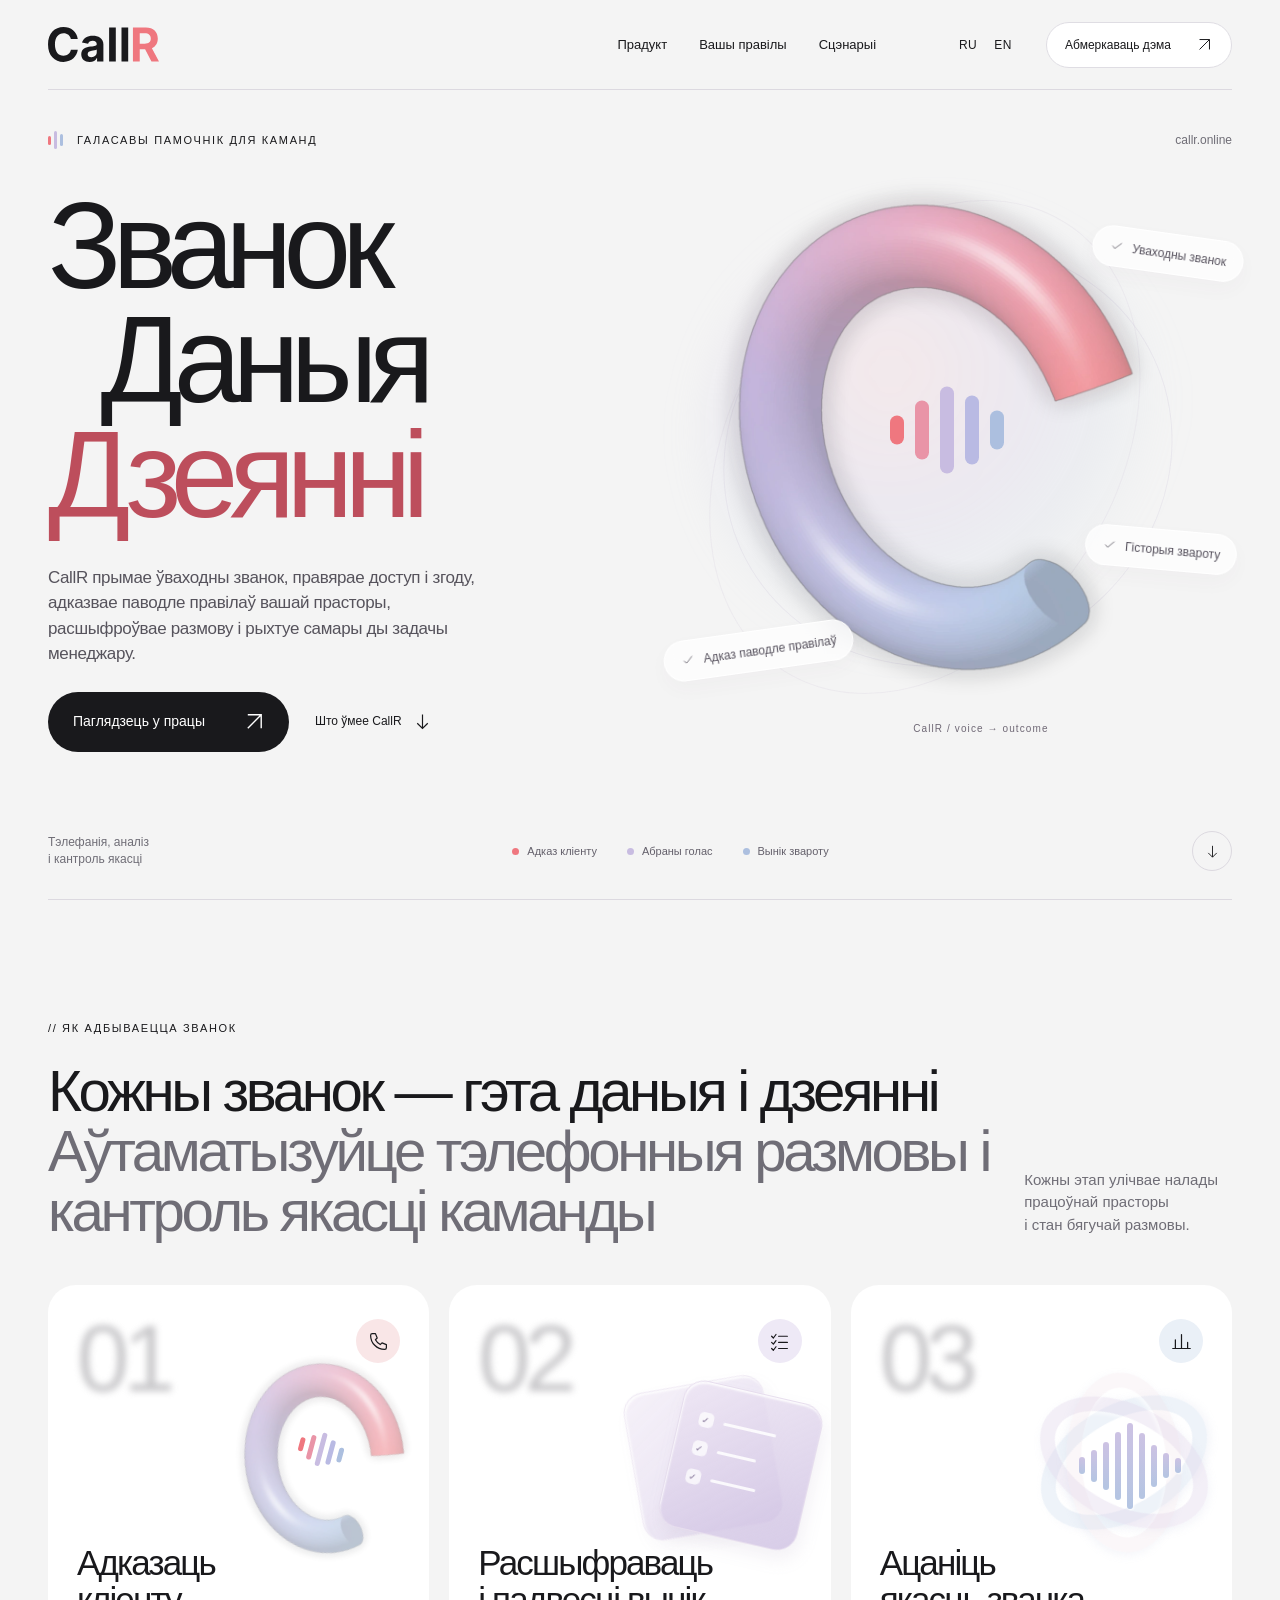
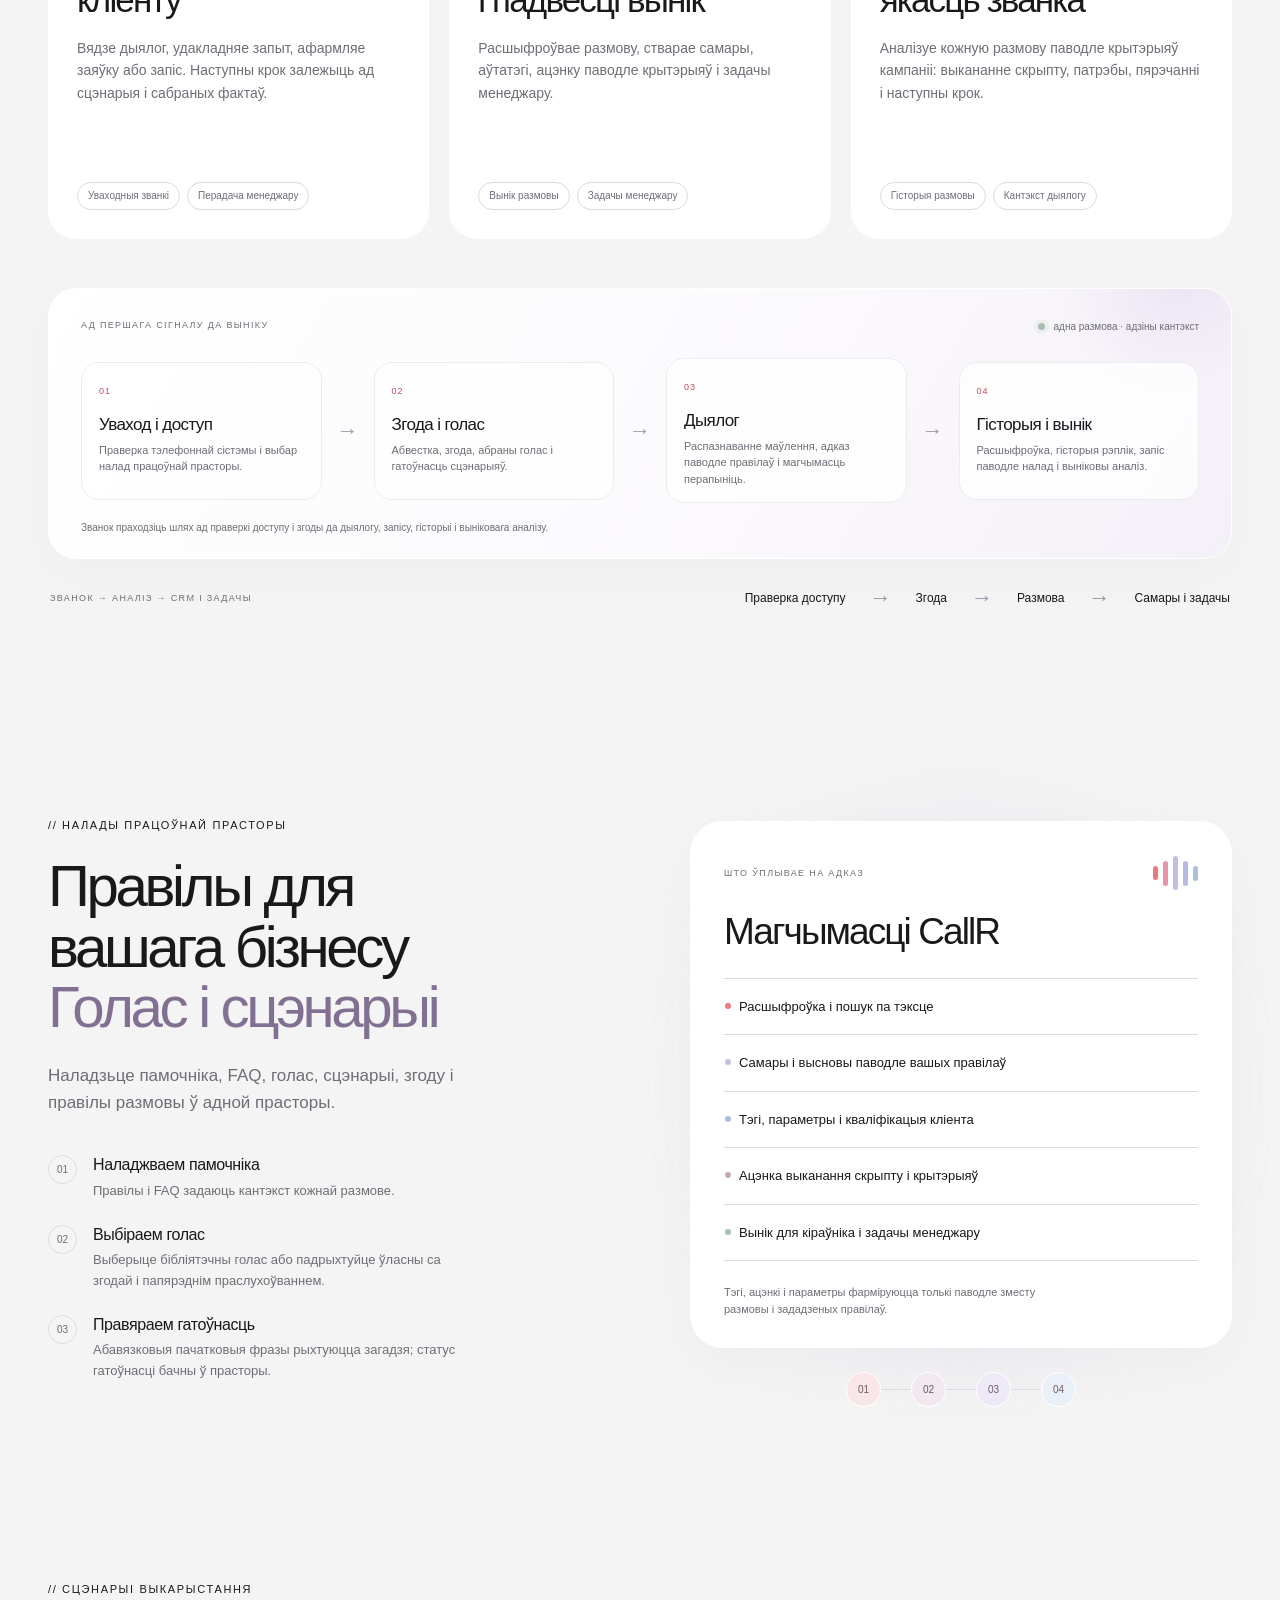
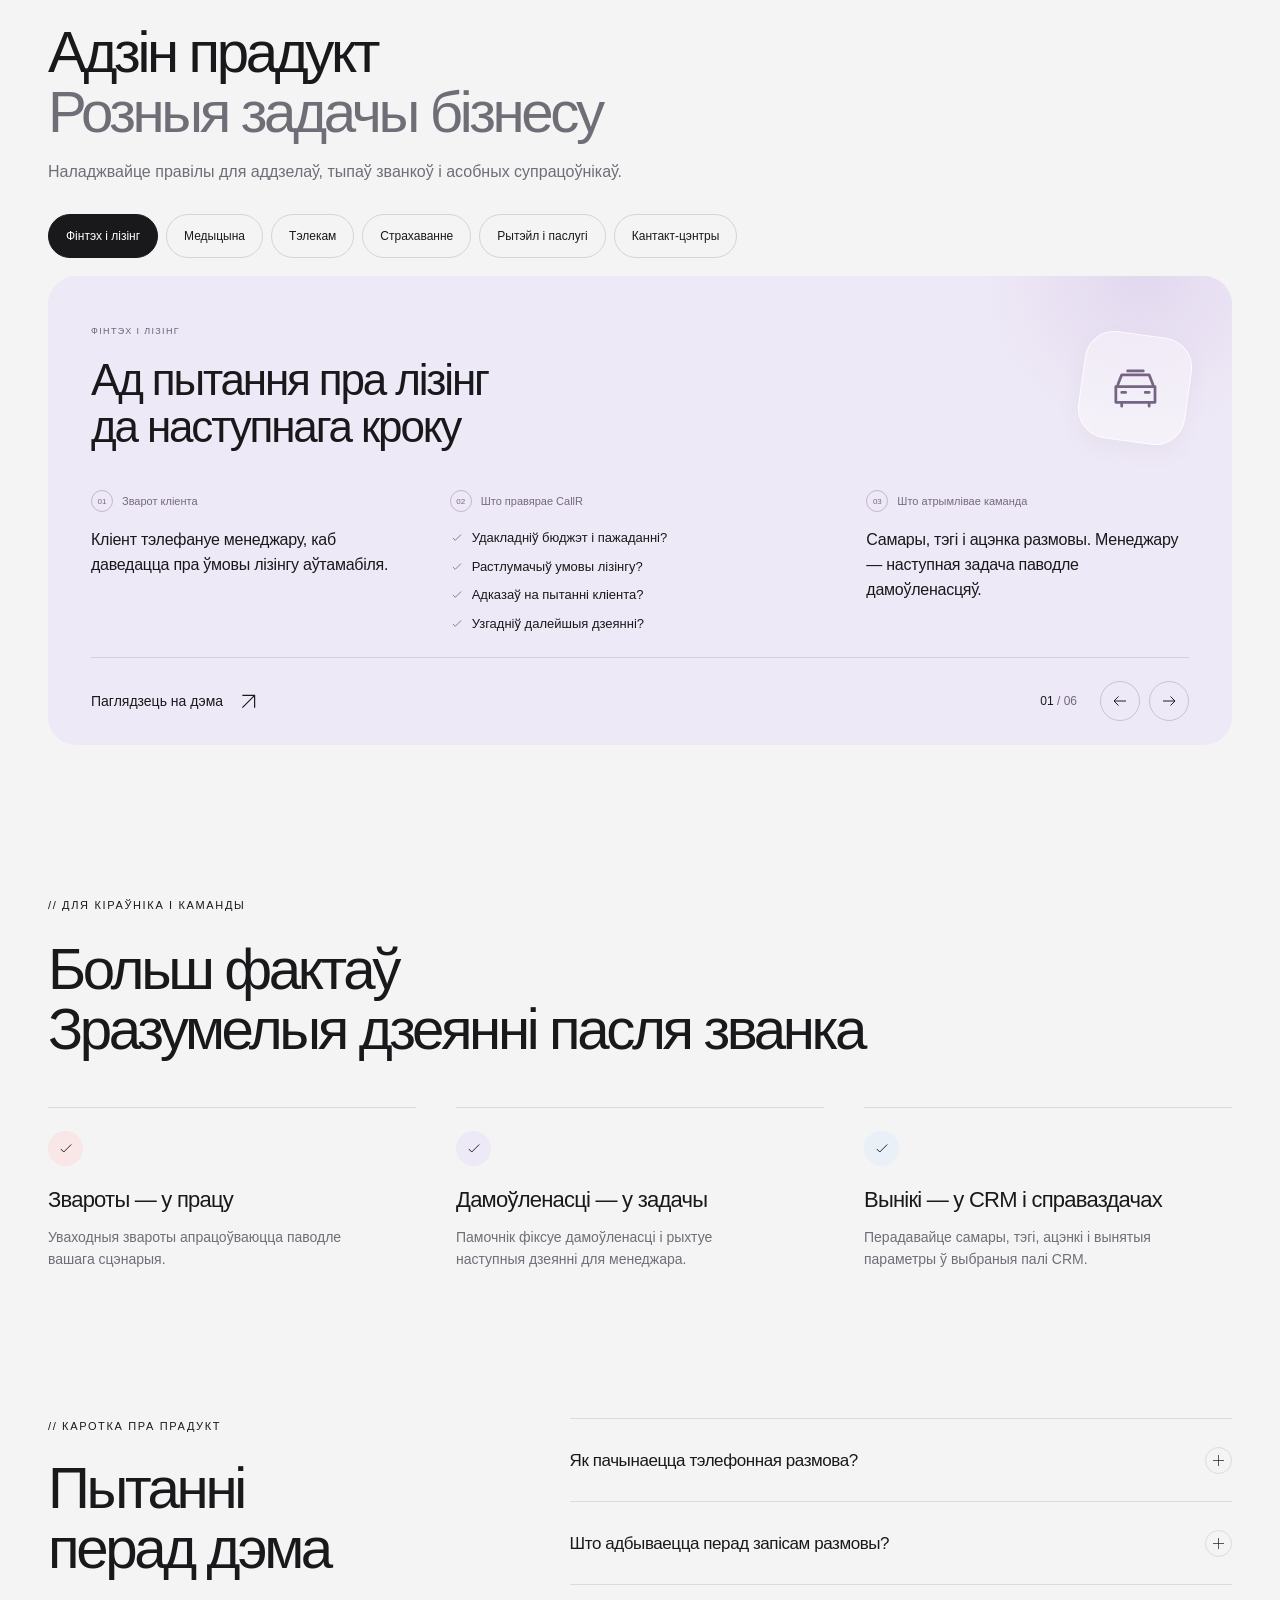
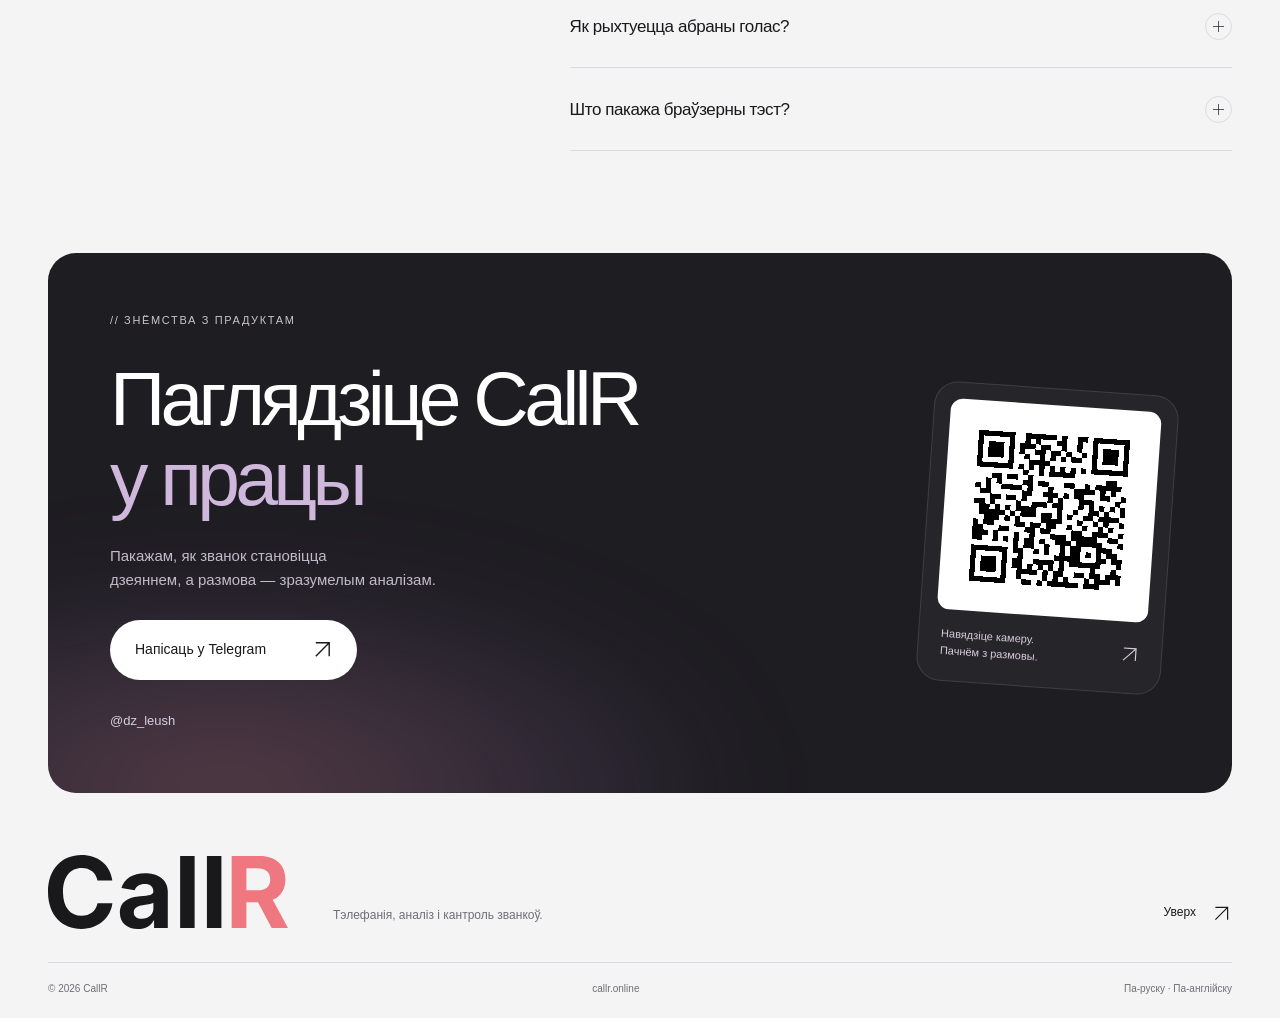
<file: be.html>
<!DOCTYPE html>
<html lang="be">
 <head>
  <meta charset="utf-8"/>
  <meta content="width=device-width, initial-scale=1" name="viewport"/>
  <meta content="#f4f4f4" name="theme-color"/>
  <meta content="light" name="color-scheme"/>
  <title>CallR — тэлефанія, аналіз і кантроль званкоў</title>
  <meta content="Тэлефанія для ўваходных званкоў, расшыфроўка, самары, тэгі, ацэнка паводле крытэрыяў, параметры кліента і задачы менеджару." name="description"/>
  <link href="https://callr.online/be.html" rel="canonical"/>
  <link href="https://callr.online/" hreflang="ru" rel="alternate"/>
  <link href="https://callr.online/en.html" hreflang="en" rel="alternate"/>
  <link href="https://callr.online/be.html" hreflang="be" rel="alternate"/>
  <link href="https://callr.online/be.html" hreflang="x-default" rel="alternate"/>
  <meta content="website" property="og:type"/>
  <meta content="CallR" property="og:site_name"/>
  <meta content="be_BY" property="og:locale"/>
  <meta content="CallR — тэлефанія, аналіз і кантроль званкоў" property="og:title"/>
  <meta content="Тэлефанія для ўваходных званкоў, расшыфроўка, самары, тэгі, ацэнка паводле крытэрыяў, параметры кліента і задачы менеджару." property="og:description"/>
  <meta content="https://callr.online/be.html" property="og:url"/>
  <meta content="https://callr.online/assets/social-cover.png" property="og:image"/>
  <meta content="1200" property="og:image:width"/>
  <meta content="630" property="og:image:height"/>
  <meta content="CallR — Званок. Даныя. Дзеянні." property="og:image:alt"/>
  <meta content="summary_large_image" name="twitter:card"/>
  <meta content="https://callr.online/assets/social-cover.png" name="twitter:image"/>
  <link href="assets/favicon.svg" rel="icon" type="image/svg+xml"/>
  <link href="assets/apple-touch-icon.png" rel="apple-touch-icon"/>
  <link href="assets/styles.css" rel="stylesheet"/>
  <script defer="" src="assets/site.js">
  </script>
 </head>
 <body data-lang="be" id="top">
  <a class="skip-link" href="#main">
   Перайсці да зместу
  </a>
  <header class="site-header">
   <div class="header-inner wrap">
    <a aria-label="CallR" class="brand" href="be.html">
     <img alt="CallR" height="34" src="assets/logo.svg" width="111"/>
    </a>
    <nav aria-label="Галоўнае меню" class="desktop-nav">
     <a href="#product">
      Прадукт
     </a>
     <a href="#methodology">
      Вашы правілы
     </a>
     <a href="#scenarios">
      Сцэнарыі
     </a>
    </nav>
    <div class="header-actions">
     <div class="language-switch"><a class="language-link" href="index.html" hreflang="ru" lang="ru">RU</a><a class="language-link" href="en.html" hreflang="en" lang="en">EN</a></div>
     <a class="header-cta" href="#contact">
      Абмеркаваць дэма
      <svg aria-hidden="true" fill="none" viewbox="0 0 24 24">
       <path d="M5 19 19 5M5 5h14v14">
       </path>
      </svg>
     </a>
     <button aria-controls="mobile-menu" aria-expanded="false" aria-label="Адкрыць меню" class="menu-toggle" data-close-label="Закрыць меню" data-open-label="Адкрыць меню" type="button">
      <span>
      </span>
      <span>
      </span>
     </button>
    </div>
   </div>
   <nav aria-label="Мабільнае меню" class="mobile-menu" hidden="" id="mobile-menu">
    <a href="#product">
     Прадукт
    </a>
    <a href="#methodology">
     Вашы правілы
    </a>
    <a href="#scenarios">
     Сцэнарыі
    </a>
    <a href="#contact">
     Абмеркаваць дэма
     <svg aria-hidden="true" fill="none" viewbox="0 0 24 24">
      <path d="M5 19 19 5M5 5h14v14">
      </path>
     </svg>
    </a>
   </nav>
  </header>
  <main id="main">
   <section aria-labelledby="hero-title" class="hero wrap">
    <div class="hero-topline">
     <p class="eyebrow">
      <span aria-hidden="true" class="tiny-wave">
       <i>
       </i>
       <i>
       </i>
       <i>
       </i>
      </span>
      ГАЛАСАВЫ ПАМОЧНІК ДЛЯ КАМАНД
     </p>
     <span class="hero-domain">
      callr.online
     </span>
    </div>
    <div class="hero-composition">
     <div class="hero-copy">
      <h1 id="hero-title"><span>Званок</span><span>Даныя</span><span>Дзеянні</span></h1>
      <p class="hero-desc">
       CallR прымае ўваходны званок, правярае доступ і згоду, адказвае паводле правілаў вашай прасторы, расшыфроўвае размову і рыхтуе самары ды задачы менеджару.
      </p>
      <div class="hero-buttons">
       <a class="button button-dark" href="#contact">
        Паглядзець у працы
        <svg aria-hidden="true" fill="none" viewbox="0 0 24 24">
         <path d="M5 19 19 5M5 5h14v14">
         </path>
        </svg>
       </a>
       <a class="text-link" href="#product">
        Што ўмее CallR
        <svg aria-hidden="true" fill="none" viewbox="0 0 24 24">
         <path d="M12 4v16m-6-6 6 6 6-6">
         </path>
        </svg>
       </a>
      </div>
     </div>
     <div aria-hidden="true" class="hero-visual">
      <div class="hero-aura">
      </div>
      <div class="orbit orbit-one">
      </div>
      <div class="orbit orbit-two">
      </div>
      <div class="mark-float">
       <img alt="" class="hero-mark" fetchpriority="high" height="1200" sizes="(max-width: 760px) 90vw, 54vw" src="assets/callr-mark.webp" srcset="assets/callr-mark-small.webp 600w, assets/callr-mark.webp 1200w" width="1200"/>
       <div class="hero-wave">
        <i>
        </i>
        <i>
        </i>
        <i>
        </i>
        <i>
        </i>
        <i>
        </i>
       </div>
      </div>
      <span class="float-tag float-tag-one">
       <svg aria-hidden="true" fill="none" viewbox="0 0 24 24">
        <path d="m5 12 4 4L19 6">
        </path>
       </svg>
       Уваходны званок
      </span>
      <span class="float-tag float-tag-two">
       <svg aria-hidden="true" fill="none" viewbox="0 0 24 24">
        <path d="m5 12 4 4L19 6">
        </path>
       </svg>
       Адказ паводле правілаў
      </span>
      <span class="float-tag float-tag-three">
       <svg aria-hidden="true" fill="none" viewbox="0 0 24 24">
        <path d="m5 12 4 4L19 6">
        </path>
       </svg>
       Гісторыя звароту
      </span>
      <span class="visual-caption">
       CallR / voice → outcome
      </span>
     </div>
    </div>
    <div class="hero-bottom">
     <p>
      Тэлефанія, аналіз
      <br/>
      і кантроль якасці
     </p>
     <div class="hero-bottom-tags">
      <span>
       <i>
       </i>
       Адказ кліенту
      </span>
      <span>
       <i>
       </i>
       Абраны голас
      </span>
      <span>
       <i>
       </i>
       Вынік звароту
      </span>
     </div>
     <a aria-label="Што ўмее CallR" class="scroll-cue" href="#product">
      <svg aria-hidden="true" fill="none" viewbox="0 0 24 24">
       <path d="M12 4v16m-6-6 6 6 6-6">
       </path>
      </svg>
     </a>
    </div>
   </section>
   <section aria-labelledby="product-title" class="section product-section wrap" id="product">
    <div class="section-heading reveal">
     <div>
      <p class="eyebrow">
       // ЯК АДБЫВАЕЦЦА ЗВАНОК
      </p>
      <h2 id="product-title">
       Кожны званок — гэта даныя і дзеянні
       <br/>
       <span class="muted">
        Аўтаматызуйце тэлефонныя размовы і кантроль якасці каманды
       </span>
      </h2>
     </div>
     <p class="section-intro">
      Кожны этап улічвае налады працоўнай прасторы
      <br/>
      і стан бягучай размовы.
     </p>
    </div>
    <div class="product-grid">
     <article class="product-card voice reveal">
      <div class="card-top">
       <span aria-hidden="true" class="ghost-number">
        01
       </span>
       <span class="card-icon">
        <svg aria-hidden="true" class="" fill="none" stroke="currentColor" stroke-linecap="round" stroke-linejoin="round" stroke-width="1.4" viewbox="0 0 24 24">
         <path d="M8.5 3H5a2 2 0 0 0-2 2c0 8.8 7.2 16 16 16a2 2 0 0 0 2-2v-3.5l-5-2-2 2a14 14 0 0 1-5.5-5.5l2-2z">
         </path>
        </svg>
       </span>
      </div>
      <div aria-hidden="true" class="card-art voice-art">
       <img alt="" height="600" loading="lazy" src="assets/callr-mark-small.webp" width="600"/>
       <div class="mini-wave">
        <i>
        </i>
        <i>
        </i>
        <i>
        </i>
        <i>
        </i>
        <i>
        </i>
       </div>
      </div>
      <div class="card-copy">
       <h3>
        Адказаць
        <br/>
        кліенту
       </h3>
       <p>
        Вядзе дыялог, удакладняе запыт, афармляе заяўку або запіс. Наступны крок залежыць ад сцэнарыя і сабраных фактаў.
       </p>
       <div class="pills">
        <span>
         Уваходныя званкі
        </span>
        <span>
         Перадача менеджару
        </span>
       </div>
      </div>
     </article>
     <article class="product-card tasks reveal">
      <div class="card-top">
       <span aria-hidden="true" class="ghost-number">
        02
       </span>
       <span class="card-icon">
        <svg aria-hidden="true" class="" fill="none" stroke="currentColor" stroke-linecap="round" stroke-linejoin="round" stroke-width="1.4" viewbox="0 0 24 24">
         <path d="m3 6 2 2 3-4M11 6h10M3 13l2 2 3-4m3 2h10M3 20l2 2 3-4m3 2h10">
         </path>
        </svg>
       </span>
      </div>
      <div aria-hidden="true" class="card-art tasks-art">
       <div class="task-sheet back-sheet">
       </div>
       <div class="task-sheet front-sheet">
        <span>
         <b>
          ✓
         </b>
         <i>
         </i>
        </span>
        <span>
         <b>
          ✓
         </b>
         <i>
         </i>
        </span>
        <span>
         <b>
          ✓
         </b>
         <i>
         </i>
        </span>
       </div>
      </div>
      <div class="card-copy">
       <h3>
        Расшыфраваць<br/>і падвесці вынік
       </h3>
       <p>
        Расшыфроўвае размову, стварае самары, аўтатэгі, ацэнку паводле крытэрыяў і задачы менеджару.
       </p>
       <div class="pills">
        <span>Вынік размовы</span><span>Задачы менеджару</span>
       </div>
      </div>
     </article>
     <article class="product-card review reveal">
      <div class="card-top">
       <span aria-hidden="true" class="ghost-number">
        03
       </span>
       <span class="card-icon">
        <svg aria-hidden="true" class="" fill="none" stroke="currentColor" stroke-linecap="round" stroke-linejoin="round" stroke-width="1.4" viewbox="0 0 24 24">
         <path d="M5 20V10m7 10V4m7 16v-7M2 20h20">
         </path>
        </svg>
       </span>
      </div>
      <div aria-hidden="true" class="card-art review-art">
       <div class="review-orbit">
        <span>
        </span>
        <span>
        </span>
        <span>
        </span>
       </div>
       <div class="review-wave">
        <i style="--h:17px">
        </i>
        <i style="--h:32px">
        </i>
        <i style="--h:48px">
        </i>
        <i style="--h:68px">
        </i>
        <i style="--h:86px">
        </i>
        <i style="--h:66px">
        </i>
        <i style="--h:42px">
        </i>
        <i style="--h:25px">
        </i>
        <i style="--h:15px">
        </i>
       </div>
      </div>
      <div class="card-copy">
       <h3>
        Ацаніць
        <br/>
        якасць званка
       </h3>
       <p>
        Аналізуе кожную размову паводле крытэрыяў кампаніі: выкананне скрыпту, патрэбы, пярэчанні і наступны крок.
       </p>
       <div class="pills">
        <span>
         Гісторыя размовы
        </span>
        <span>
         Кантэкст дыялогу
        </span>
       </div>
      </div>
     </article>
    </div>
    <div class="call-path reveal" aria-label="Шлях уваходнага званка">
     <div class="call-path-heading">
      <span class="eyebrow">АД ПЕРШАГА СІГНАЛУ ДА ВЫНІКУ</span>
      <span class="call-path-status"><i></i> адна размова · адзіны кантэкст</span>
     </div>
     <div class="call-path-steps">
      <article><span>01</span><h3>Уваход і доступ</h3><p>Праверка тэлефоннай сістэмы і выбар налад працоўнай прасторы.</p></article>
      <b aria-hidden="true">→</b>
      <article><span>02</span><h3>Згода і голас</h3><p>Абвестка, згода, абраны голас і гатоўнасць сцэнарыяў.</p></article>
      <b aria-hidden="true">→</b>
      <article><span>03</span><h3>Дыялог</h3><p>Распазнаванне маўлення, адказ паводле правілаў і магчымасць перапыніць.</p></article>
      <b aria-hidden="true">→</b>
      <article><span>04</span><h3>Гісторыя і вынік</h3><p>Расшыфроўка, гісторыя рэплік, запіс паводле налад і выніковы аналіз.</p></article>
     </div>
     <p class="call-path-note">Званок праходзіць шлях ад праверкі доступу і згоды да дыялогу, запісу, гісторыі і выніковага аналізу.</p>
    </div>
    <div class="flow-strip reveal">
     <span class="eyebrow">
      ЗВАНОК → АНАЛІЗ → CRM І ЗАДАЧЫ
     </span>
     <div>
      <span>
       Праверка доступу
      </span>
      <b aria-hidden="true">
       →
      </b>
      <span>
       Згода
      </span>
      <b aria-hidden="true">
       →
      </b>
      <span>
       Размова
      </span>
      <b aria-hidden="true">
       →
      </b>
      <span>
       Самары і задачы
      </span>
     </div>
    </div>
   </section>
   <section aria-labelledby="method-title" class="section methodology wrap" id="methodology">
    <div class="method-copy reveal">
     <p class="eyebrow">
      // НАЛАДЫ ПРАЦОЎНАЙ ПРАСТОРЫ
     </p>
     <h2 id="method-title">
      Правілы для
      <br/>
      вашага бізнесу
      <br/>
      <span class="lavender-text">
       Голас і сцэнарыі
      </span>
     </h2>
     <p class="method-desc">
      Наладзьце памочніка, FAQ, голас, сцэнарыі, згоду і правілы размовы ў адной прасторы.
     </p>
     <ol class="method-steps">
      <li>
       <span class="step-index">
        01
       </span>
       <div>
        <h3>
         Наладжваем памочніка
        </h3>
        <p>
         Правілы і FAQ задаюць кантэкст кожнай размове.
        </p>
       </div>
      </li>
      <li>
       <span class="step-index">
        02
       </span>
       <div>
        <h3>
         Выбіраем голас
        </h3>
        <p>
         Выберыце бібліятэчны голас або падрыхтуйце ўласны са згодай і папярэднім праслухоўваннем.
        </p>
       </div>
      </li>
      <li>
       <span class="step-index">
        03
       </span>
       <div>
        <h3>
         Правяраем гатоўнасць
        </h3>
        <p>
         Абавязковыя пачатковыя фразы рыхтуюцца загадзя; статус гатоўнасці бачны ў прасторы.
        </p>
       </div>
      </li>
     </ol>
    </div>
    <div class="criteria-wrap reveal">
     <div aria-hidden="true" class="criteria-glow">
     </div>
     <div class="criteria-card">
      <div class="criteria-header">
       <p class="eyebrow">
        ШТО ЎПЛЫВАЕ НА АДКАЗ
       </p>
       <div aria-hidden="true" class="mini-wave">
        <i>
        </i>
        <i>
        </i>
        <i>
        </i>
        <i>
        </i>
        <i>
        </i>
       </div>
      </div>
      <h3>Магчымасці CallR</h3>
      <div class="criteria-list feature-list">
       <div class="criterion"><p>Расшыфроўка і пошук па тэксце</p></div>
       <div class="criterion"><p>Самары і высновы паводле вашых правілаў</p></div>
       <div class="criterion"><p>Тэгі, параметры і кваліфікацыя кліента</p></div>
       <div class="criterion"><p>Ацэнка выканання скрыпту і крытэрыяў</p></div>
       <div class="criterion"><p>Вынік для кіраўніка і задачы менеджару</p></div>
      </div>
      <p class="criteria-note">
       Тэгі, ацэнкі і параметры фарміруюцца толькі паводле зместу размовы і зададзеных правілаў.
      </p>
     </div>
     <div aria-hidden="true" class="agent-dots">
      <span>
       01
      </span>
      <i>
      </i>
      <span>
       02
      </span>
      <i>
      </i>
      <span>
       03
      </span>
      <i>
      </i>
      <span>
       04
      </span>
     </div>
    </div>
   </section>
   <section aria-labelledby="scenarios-title" class="section scenarios wrap" id="scenarios">
    <div class="section-heading reveal">
     <div>
      <p class="eyebrow">
       // СЦЭНАРЫІ ВЫКАРЫСТАННЯ
      </p>
      <h2 id="scenarios-title">
       Адзін прадукт
       <br/>
       <span class="muted">
        Розныя задачы бізнесу
       </span>
      </h2>
     </div>
    </div>
    <p class="scenario-intro reveal">
     Наладжвайце правілы для аддзелаў, тыпаў званкоў і асобных супрацоўнікаў.
    </p>
    <div aria-label="СЦЭНАРЫІ ВЫКАРЫСТАННЯ" class="scenario-tabs" data-scenario-tabs="">
     <button class="scenario-tab is-active" data-scenario="finance" id="tab-finance" type="button">
      Фінтэх і лізінг
     </button>
     <button class="scenario-tab" data-scenario="health" id="tab-health" type="button">
      Медыцына
     </button>
     <button class="scenario-tab" data-scenario="telecom" id="tab-telecom" type="button">
      Тэлекам
     </button>
     <button class="scenario-tab" data-scenario="insurance" id="tab-insurance" type="button">
      Страхаванне
     </button>
     <button class="scenario-tab" data-scenario="retail" id="tab-retail" type="button">
      Рытэйл і паслугі
     </button>
     <button class="scenario-tab" data-scenario="contact" id="tab-contact" type="button">
      Кантакт-цэнтры
     </button>
    </div>
    <div class="scenario-stage">
     <article class="scenario-panel is-active" data-panel="finance" id="scenario-finance">
      <div class="case-heading">
       <div>
        <p class="eyebrow">
         ФІНТЭХ І ЛІЗІНГ
        </p>
        <h3>
         Ад пытання пра лізінг
         <br/>
         да наступнага кроку
        </h3>
       </div>
       <div aria-hidden="true" class="case-symbol">
        <svg aria-hidden="true" class="" fill="none" stroke="currentColor" stroke-linecap="round" stroke-linejoin="round" stroke-width="1.4" viewbox="0 0 24 24">
         <path d="m3 10 2-5h14l2 5M2 11h20v8H2zm3 8v2m14-2v2M5 14h2m10 0h2M8 3h8">
         </path>
        </svg>
       </div>
      </div>
      <div class="case-grid">
       <div class="case-col">
        <p class="case-label">
         <span>
          01
         </span>
         Зварот кліента
        </p>
        <p class="case-lead">
         Кліент тэлефануе менеджару, каб даведацца пра ўмовы лізінгу аўтамабіля.
        </p>
       </div>
       <div class="case-col">
        <p class="case-label">
         <span>
          02
         </span>
         Што правярае CallR
        </p>
        <ul class="case-checks">
         <li>
          <svg aria-hidden="true" fill="none" viewbox="0 0 24 24">
           <path d="m5 12 4 4L19 6">
           </path>
          </svg>
          <span>
           Удакладніў бюджэт і пажаданні?
          </span>
         </li>
         <li>
          <svg aria-hidden="true" fill="none" viewbox="0 0 24 24">
           <path d="m5 12 4 4L19 6">
           </path>
          </svg>
          <span>
           Растлумачыў умовы лізінгу?
          </span>
         </li>
         <li>
          <svg aria-hidden="true" fill="none" viewbox="0 0 24 24">
           <path d="m5 12 4 4L19 6">
           </path>
          </svg>
          <span>
           Адказаў на пытанні кліента?
          </span>
         </li>
         <li>
          <svg aria-hidden="true" fill="none" viewbox="0 0 24 24">
           <path d="m5 12 4 4L19 6">
           </path>
          </svg>
          <span>
           Узгадніў далейшыя дзеянні?
          </span>
         </li>
        </ul>
       </div>
       <div class="case-col">
        <p class="case-label">
         <span>
          03
         </span>
         Што атрымлівае каманда
        </p>
        <p class="case-result">
         Самары, тэгі і ацэнка размовы. Менеджару — наступная задача паводле дамоўленасцяў.
        </p>
       </div>
      </div>
     </article>
     <article class="scenario-panel" data-panel="health" id="scenario-health">
      <div class="case-heading">
       <div>
        <p class="eyebrow">
         МЕДЫЦЫНА
        </p>
        <h3>
         Ад першага званка
         <br/>
         да запісу на прыём
        </h3>
       </div>
       <div aria-hidden="true" class="case-symbol">
        <svg aria-hidden="true" class="" fill="none" stroke="currentColor" stroke-linecap="round" stroke-linejoin="round" stroke-width="1.4" viewbox="0 0 24 24">
         <rect height="16" rx="4" width="16" x="4" y="4">
         </rect>
         <path d="M12 8v8m-4-4h8">
         </path>
        </svg>
       </div>
      </div>
      <div class="case-grid">
       <div class="case-col">
        <p class="case-label">
         <span>
          01
         </span>
         Зварот кліента
        </p>
        <p class="case-lead">
         Кліент удакладняе расклад, кошт і парадак запісу да спецыяліста.
        </p>
       </div>
       <div class="case-col">
        <p class="case-label">
         <span>
          02
         </span>
         Што правярае CallR
        </p>
        <ul class="case-checks">
         <li>
          <svg aria-hidden="true" fill="none" viewbox="0 0 24 24">
           <path d="m5 12 4 4L19 6">
           </path>
          </svg>
          <span>
           Высветліў мэту звароту?
          </span>
         </li>
         <li>
          <svg aria-hidden="true" fill="none" viewbox="0 0 24 24">
           <path d="m5 12 4 4L19 6">
           </path>
          </svg>
          <span>
           Растлумачыў парадак запісу?
          </span>
         </li>
         <li>
          <svg aria-hidden="true" fill="none" viewbox="0 0 24 24">
           <path d="m5 12 4 4L19 6">
           </path>
          </svg>
          <span>
           Адказаў на арганізацыйныя пытанні?
          </span>
         </li>
         <li>
          <svg aria-hidden="true" fill="none" viewbox="0 0 24 24">
           <path d="m5 12 4 4L19 6">
           </path>
          </svg>
          <span>
           Пацвердзіў наступны крок?
          </span>
         </li>
        </ul>
       </div>
       <div class="case-col">
        <p class="case-label">
         <span>
          03
         </span>
         Што атрымлівае каманда
        </p>
        <p class="case-result">
         Заяўка або запіс, задача супрацоўніку і ацэнка абслугоўвання паводле крытэрыяў.
        </p>
       </div>
      </div>
     </article>
     <article class="scenario-panel" data-panel="telecom" id="scenario-telecom">
      <div class="case-heading">
       <div>
        <p class="eyebrow">
         ТЭЛЕКАМ
        </p>
        <h3>
         Ад пытання пра тарыф
         <br/>
         да зразумелага рашэння
        </h3>
       </div>
       <div aria-hidden="true" class="case-symbol">
        <svg aria-hidden="true" class="" fill="none" stroke="currentColor" stroke-linecap="round" stroke-linejoin="round" stroke-width="1.4" viewbox="0 0 24 24">
         <path d="M12 14v7m-4 0h8M5 5a10 10 0 0 0 0 14M19 5a10 10 0 0 1 0 14M8 8a6 6 0 0 0 0 8M16 8a6 6 0 0 1 0 8">
         </path>
         <circle cx="12" cy="12" r="2">
         </circle>
        </svg>
       </div>
      </div>
      <div class="case-grid">
       <div class="case-col">
        <p class="case-label">
         <span>
          01
         </span>
         Зварот кліента
        </p>
        <p class="case-lead">
         Кліент хоча падключыць паслугу, змяніць тарыф або атрымаць падтрымку.
        </p>
       </div>
       <div class="case-col">
        <p class="case-label">
         <span>
          02
         </span>
         Што правярае CallR
        </p>
        <ul class="case-checks">
         <li>
          <svg aria-hidden="true" fill="none" viewbox="0 0 24 24">
           <path d="m5 12 4 4L19 6">
           </path>
          </svg>
          <span>
           Удакладніў запыт кліента?
          </span>
         </li>
         <li>
          <svg aria-hidden="true" fill="none" viewbox="0 0 24 24">
           <path d="m5 12 4 4L19 6">
           </path>
          </svg>
          <span>
           Зразумела растлумачыў умовы?
          </span>
         </li>
         <li>
          <svg aria-hidden="true" fill="none" viewbox="0 0 24 24">
           <path d="m5 12 4 4L19 6">
           </path>
          </svg>
          <span>
           Прапаноўваў прыдатнае дзеянне?
          </span>
         </li>
         <li>
          <svg aria-hidden="true" fill="none" viewbox="0 0 24 24">
           <path d="m5 12 4 4L19 6">
           </path>
          </svg>
          <span>
           Зафіксаваў дамоўленасці?
          </span>
         </li>
        </ul>
       </div>
       <div class="case-col">
        <p class="case-label">
         <span>
          03
         </span>
         Што атрымлівае каманда
        </p>
        <p class="case-result">
         Самары, тэгі, ацэнка дыялогу і наступныя дзеянні супрацоўніка.
        </p>
       </div>
      </div>
     </article>
     <article class="scenario-panel" data-panel="insurance" id="scenario-insurance">
      <div class="case-heading">
       <div>
        <p class="eyebrow">
         СТРАХАВАННЕ
        </p>
        <h3>
         Ад звароту
         <br/>
         да наступных дзеянняў
        </h3>
       </div>
       <div aria-hidden="true" class="case-symbol">
        <svg aria-hidden="true" class="" fill="none" stroke="currentColor" stroke-linecap="round" stroke-linejoin="round" stroke-width="1.4" viewbox="0 0 24 24">
         <path d="m12 2 8 4v6c0 5-8 10-8 10S4 17 4 12V6z">
         </path>
         <path d="m8 12 3 3 5-6">
         </path>
        </svg>
       </div>
      </div>
      <div class="case-grid">
       <div class="case-col">
        <p class="case-label">
         <span>
          01
         </span>
         Зварот кліента
        </p>
        <p class="case-lead">
         Кліент задае пытанні пра поліс або ўдакладняе парадак суправаджэння звароту.
        </p>
       </div>
       <div class="case-col">
        <p class="case-label">
         <span>
          02
         </span>
         Што правярае CallR
        </p>
        <ul class="case-checks">
         <li>
          <svg aria-hidden="true" fill="none" viewbox="0 0 24 24">
           <path d="m5 12 4 4L19 6">
           </path>
          </svg>
          <span>
           Удакладніў сітуацыю кліента?
          </span>
         </li>
         <li>
          <svg aria-hidden="true" fill="none" viewbox="0 0 24 24">
           <path d="m5 12 4 4L19 6">
           </path>
          </svg>
          <span>
           Зразумела патлумачыў парадак дзеянняў?
          </span>
         </li>
         <li>
          <svg aria-hidden="true" fill="none" viewbox="0 0 24 24">
           <path d="m5 12 4 4L19 6">
           </path>
          </svg>
          <span>
           Выконваў рэгламент кампаніі?
          </span>
         </li>
         <li>
          <svg aria-hidden="true" fill="none" viewbox="0 0 24 24">
           <path d="m5 12 4 4L19 6">
           </path>
          </svg>
          <span>
           Узгадніў наступны крок?
          </span>
         </li>
        </ul>
       </div>
       <div class="case-col">
        <p class="case-label">
         <span>
          03
         </span>
         Што атрымлівае каманда
        </p>
        <p class="case-result">
         Вынятыя параметры, ацэнка паводле крытэрыяў і задачы менеджару.
        </p>
       </div>
      </div>
     </article>
     <article class="scenario-panel" data-panel="retail" id="scenario-retail">
      <div class="case-heading">
       <div>
        <p class="eyebrow">
         РЫТЭЙЛ І ПАСЛУГІ
        </p>
        <h3>
         Ад зацікаўленасці кліента
         <br/>
         да заяўкі або запісу
        </h3>
       </div>
       <div aria-hidden="true" class="case-symbol">
        <svg aria-hidden="true" class="" fill="none" stroke="currentColor" stroke-linecap="round" stroke-linejoin="round" stroke-width="1.4" viewbox="0 0 24 24">
         <path d="M5 8h14l2 13H3zM8 8V6a4 4 0 0 1 8 0v2">
         </path>
        </svg>
       </div>
      </div>
      <div class="case-grid">
       <div class="case-col">
        <p class="case-label">
         <span>
          01
         </span>
         Зварот кліента
        </p>
        <p class="case-lead">
         Кліент даведваецца пра наяўнасць тавару, умовы замовы або запісу на абслугоўванне.
        </p>
       </div>
       <div class="case-col">
        <p class="case-label">
         <span>
          02
         </span>
         Што правярае CallR
        </p>
        <ul class="case-checks">
         <li>
          <svg aria-hidden="true" fill="none" viewbox="0 0 24 24">
           <path d="m5 12 4 4L19 6">
           </path>
          </svg>
          <span>
           Высветліў, што патрэбна кліенту?
          </span>
         </li>
         <li>
          <svg aria-hidden="true" fill="none" viewbox="0 0 24 24">
           <path d="m5 12 4 4L19 6">
           </path>
          </svg>
          <span>
           Адказаў на пытанні пра прапанову?
          </span>
         </li>
         <li>
          <svg aria-hidden="true" fill="none" viewbox="0 0 24 24">
           <path d="m5 12 4 4L19 6">
           </path>
          </svg>
          <span>
           Удакладніў дэталі заяўкі?
          </span>
         </li>
         <li>
          <svg aria-hidden="true" fill="none" viewbox="0 0 24 24">
           <path d="m5 12 4 4L19 6">
           </path>
          </svg>
          <span>
           Дамовіўся пра далейшыя дзеянні?
          </span>
         </li>
        </ul>
       </div>
       <div class="case-col">
        <p class="case-label">
         <span>
          03
         </span>
         Што атрымлівае каманда
        </p>
        <p class="case-result">
         Самары, тэгі, запоўненыя параметры кліента і задачы паводле дамоўленасцяў.
        </p>
       </div>
      </div>
     </article>
     <article class="scenario-panel" data-panel="contact" id="scenario-contact">
      <div class="case-heading">
       <div>
        <p class="eyebrow">
         КАНТАКТ-ЦЭНТРЫ
        </p>
        <h3>
         Ад патоку зваротаў
         <br/>
         да кантролю якасці
        </h3>
       </div>
       <div aria-hidden="true" class="case-symbol">
        <svg aria-hidden="true" class="" fill="none" stroke="currentColor" stroke-linecap="round" stroke-linejoin="round" stroke-width="1.4" viewbox="0 0 24 24">
         <path d="M3 13v-1a9 9 0 0 1 18 0v1M3 12h4v7H3zm14 0h4v7h-4zm4 7c0 3-6 3-9 3">
         </path>
        </svg>
       </div>
      </div>
      <div class="case-grid">
       <div class="case-col">
        <p class="case-label">
         <span>
          01
         </span>
         Зварот кліента
        </p>
        <p class="case-lead">
         Каманда апрацоўвае ўваходныя звароты і запісы размоў аператараў.
        </p>
       </div>
       <div class="case-col">
        <p class="case-label">
         <span>
          02
         </span>
         Што правярае CallR
        </p>
        <ul class="case-checks">
         <li>
          <svg aria-hidden="true" fill="none" viewbox="0 0 24 24">
           <path d="m5 12 4 4L19 6">
           </path>
          </svg>
          <span>
           Правільна вызначыў запыт?
          </span>
         </li>
         <li>
          <svg aria-hidden="true" fill="none" viewbox="0 0 24 24">
           <path d="m5 12 4 4L19 6">
           </path>
          </svg>
          <span>
           Выконваў стандарт зносін?
          </span>
         </li>
         <li>
          <svg aria-hidden="true" fill="none" viewbox="0 0 24 24">
           <path d="m5 12 4 4L19 6">
           </path>
          </svg>
          <span>
           Дапамог вырашыць пытанне?
          </span>
         </li>
         <li>
          <svg aria-hidden="true" fill="none" viewbox="0 0 24 24">
           <path d="m5 12 4 4L19 6">
           </path>
          </svg>
          <span>
           Зафіксаваў вынік размовы?
          </span>
         </li>
        </ul>
       </div>
       <div class="case-col">
        <p class="case-label">
         <span>
          03
         </span>
         Што атрымлівае каманда
        </p>
        <p class="case-result">
         Расшыфроўкі, самары, ацэнкі званкоў і задачы пасля размовы.
        </p>
       </div>
      </div>
     </article>
     <div class="scenario-bottom">
      <a class="text-link" href="#contact">
       Паглядзець на дэма
       <svg aria-hidden="true" fill="none" viewbox="0 0 24 24">
        <path d="M5 19 19 5M5 5h14v14">
        </path>
       </svg>
      </a>
      <div class="scenario-navigation">
       <span aria-live="polite" class="scenario-count">
        01
        <span>
         / 06
        </span>
       </span>
       <button aria-label="Папярэдні сцэнарый" class="circle-button" data-prev="" type="button">
        <svg aria-hidden="true" fill="none" viewbox="0 0 24 24">
         <path d="M20 12H4m6-6-6 6 6 6">
         </path>
        </svg>
       </button>
       <button aria-label="Наступны сцэнарый" class="circle-button" data-next="" type="button">
        <svg aria-hidden="true" fill="none" viewbox="0 0 24 24">
         <path d="M4 12h16m-6-6 6 6-6 6">
         </path>
        </svg>
       </button>
      </div>
     </div>
    </div>
   </section>
   <section aria-labelledby="benefits-title" class="section benefits wrap">
    <p class="eyebrow reveal">
     // ДЛЯ КІРАЎНІКА І КАМАНДЫ
    </p>
    <h2 class="reveal" id="benefits-title">
     Больш фактаў
     <br/>
     Зразумелыя дзеянні пасля званка
    </h2>
    <div class="benefit-grid">
     <article class="benefit reveal">
      <span aria-hidden="true" class="benefit-marker">
       <svg aria-hidden="true" fill="none" viewbox="0 0 24 24">
        <path d="m5 12 4 4L19 6">
        </path>
       </svg>
      </span>
      <h3>
       Звароты — у працу
      </h3>
      <p>
       Уваходныя звароты апрацоўваюцца паводле вашага сцэнарыя.
      </p>
     </article>
     <article class="benefit reveal">
      <span aria-hidden="true" class="benefit-marker">
       <svg aria-hidden="true" fill="none" viewbox="0 0 24 24">
        <path d="m5 12 4 4L19 6">
        </path>
       </svg>
      </span>
      <h3>
       Дамоўленасці — у задачы
      </h3>
      <p>
       Памочнік фіксуе дамоўленасці і рыхтуе наступныя дзеянні для менеджара.
      </p>
     </article>
     <article class="benefit reveal">
      <span aria-hidden="true" class="benefit-marker">
       <svg aria-hidden="true" fill="none" viewbox="0 0 24 24">
        <path d="m5 12 4 4L19 6">
        </path>
       </svg>
      </span>
      <h3>
       Вынікі — у CRM і справаздачах
      </h3>
      <p>
       Перадавайце самары, тэгі, ацэнкі і вынятыя параметры ў выбраныя палі CRM.
      </p>
     </article>
    </div>
   </section>
   <section aria-labelledby="faq-title" class="section faq-section wrap">
    <div class="reveal">
     <p class="eyebrow">
      // КАРОТКА ПРА ПРАДУКТ
     </p>
     <h2 id="faq-title">
      Пытанні
      <br/>
      перад дэма
     </h2>
    </div>
    <div class="faq-list reveal">
     <details class="faq-item">
      <summary>
       <span>
        Як пачынаецца тэлефонная размова?
       </span>
       <span aria-hidden="true" class="plus">
       </span>
      </summary>
      <p>
       Спачатку сервер правярае давераную ідэнтыфікацыю тэлефоннай сістэмы, выбірае прастору і налады памочніка. Перад пачаткам размовы гучыць абвестка і апрацоўваецца згода.
      </p>
     </details>
     <details class="faq-item">
      <summary>
       <span>
        Што адбываецца перад запісам размовы?
       </span>
       <span aria-hidden="true" class="plus">
       </span>
      </summary>
      <p>
       Доступ і згода правяраюцца да стварэння асноўнага запісу размовы. Згода абанента на апрацоўку размовы адрозніваецца ад згоды ўладальніка на выкарыстанне ўласнага ўзору голасу.
      </p>
     </details>
     <details class="faq-item">
      <summary>
       <span>
        Як рыхтуецца абраны голас?
       </span>
       <span aria-hidden="true" class="plus">
       </span>
      </summary>
      <p>
       Да званка рыхтуюцца прывітанне і абавязковыя фразы абранага голасу. Для ўласнага голасу даступныя праверка ўзору і папярэдняе праслухоўванне.
      </p>
     </details>
     <details class="faq-item">
      <summary>
       <span>
        Што пакажа браўзерны тэст?
       </span>
       <span aria-hidden="true" class="plus">
       </span>
      </summary>
      <p>
       Ён паказвае логіку размовы і апрацоўку рэплік. Ён не правярае сетку аператара, Asterisk або тэлефонны маршрут.
      </p>
     </details>
    </div>
   </section>
   <section aria-labelledby="contact-title" class="contact-section wrap" id="contact">
    <div class="contact-card">
     <div aria-hidden="true" class="contact-glow">
     </div>
     <div class="contact-main">
      <p class="eyebrow">
       // ЗНЁМСТВА З ПРАДУКТАМ
      </p>
      <h2 id="contact-title">
       Паглядзіце CallR
       <br/>
       <span>
        у працы
       </span>
      </h2>
      <p class="contact-desc">
       Пакажам, як званок становіцца
       <br/>
       дзеяннем, а размова — зразумелым аналізам.
      </p>
      <a class="button button-white" href="https://t.me/dz_leush" rel="noopener noreferrer" target="_blank">
       Напісаць у Telegram
       <svg aria-hidden="true" fill="none" viewbox="0 0 24 24">
        <path d="M5 19 19 5M5 5h14v14">
        </path>
       </svg>
      </a>
      <div class="contact-direct">
       <a href="https://t.me/dz_leush" rel="noopener noreferrer" target="_blank">
        @dz_leush
       </a>
      </div>
     </div>
     <a class="contact-qr" href="https://t.me/dz_leush" rel="noopener noreferrer" target="_blank">
      <span class="qr-image">
       <img alt="QR-код для сувязі з @dz_leush у Telegram" height="370" loading="lazy" src="assets/telegram-qr.png" width="370"/>
      </span>
      <span>
       Навядзіце камеру.
       <br/>
       Пачнём з размовы.
      </span>
      <svg aria-hidden="true" fill="none" viewbox="0 0 24 24">
       <path d="M5 19 19 5M5 5h14v14">
       </path>
      </svg>
     </a>
    </div>
   </section>
  </main>
  <footer class="site-footer wrap">
   <div class="footer-top">
    <a aria-label="CallR" class="footer-wordmark" href="be.html">
     <img alt="CallR" height="75" loading="lazy" src="assets/logo.svg" width="243"/>
    </a>
    <p>
     Тэлефанія, аналіз і кантроль званкоў.
    </p>
    <a class="text-link" href="#top">
     Уверх
     <svg aria-hidden="true" fill="none" viewbox="0 0 24 24">
      <path d="M5 19 19 5M5 5h14v14">
      </path>
     </svg>
    </a>
   </div>
   <div class="footer-bottom">
    <span>
     ©
     <span data-year="">
      2026
     </span>
     CallR
    </span>
    <span>
     callr.online
    </span>
    <span class="footer-languages"><a href="index.html" hreflang="ru" lang="ru">Па-руску</a> · <a href="en.html" hreflang="en" lang="en">Па-англійску</a></span>
   </div>
  </footer>
  <div aria-live="polite" class="toast" role="status">
  </div>
 </body>
</html>
</file>
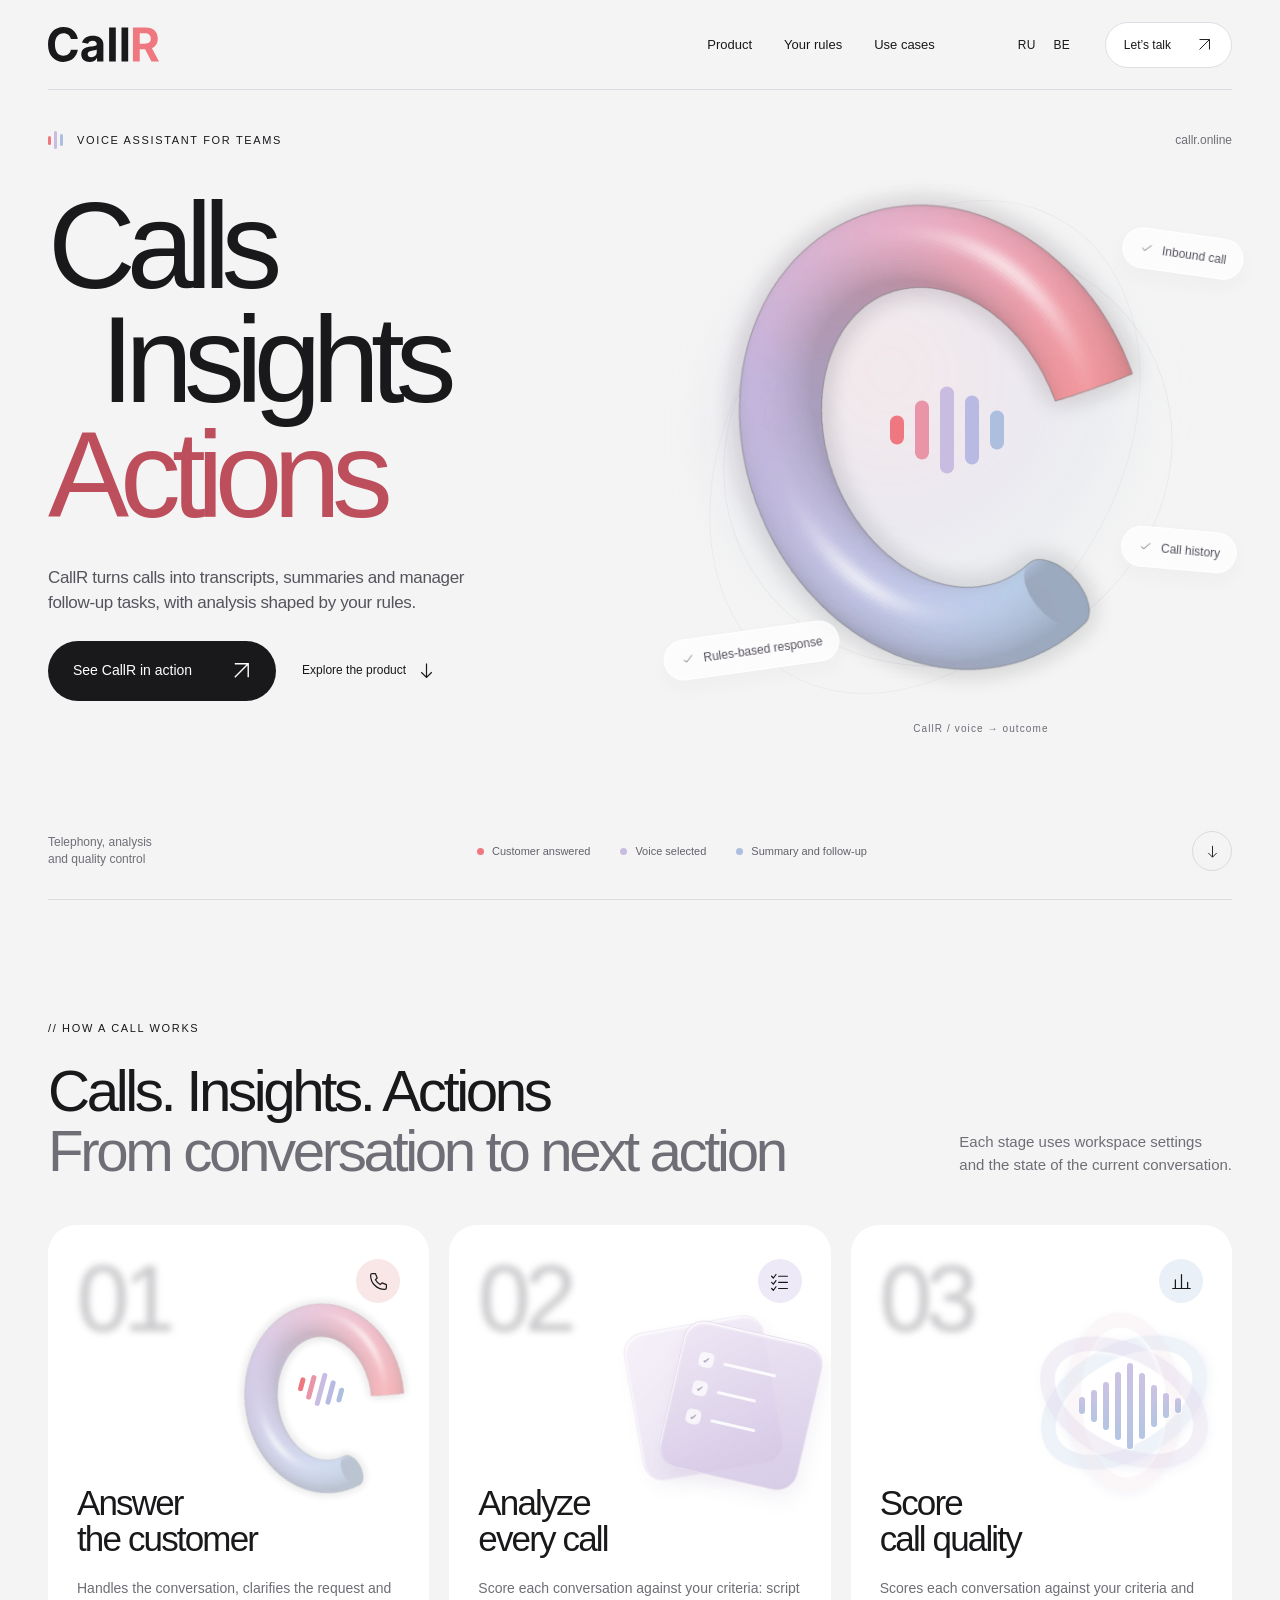
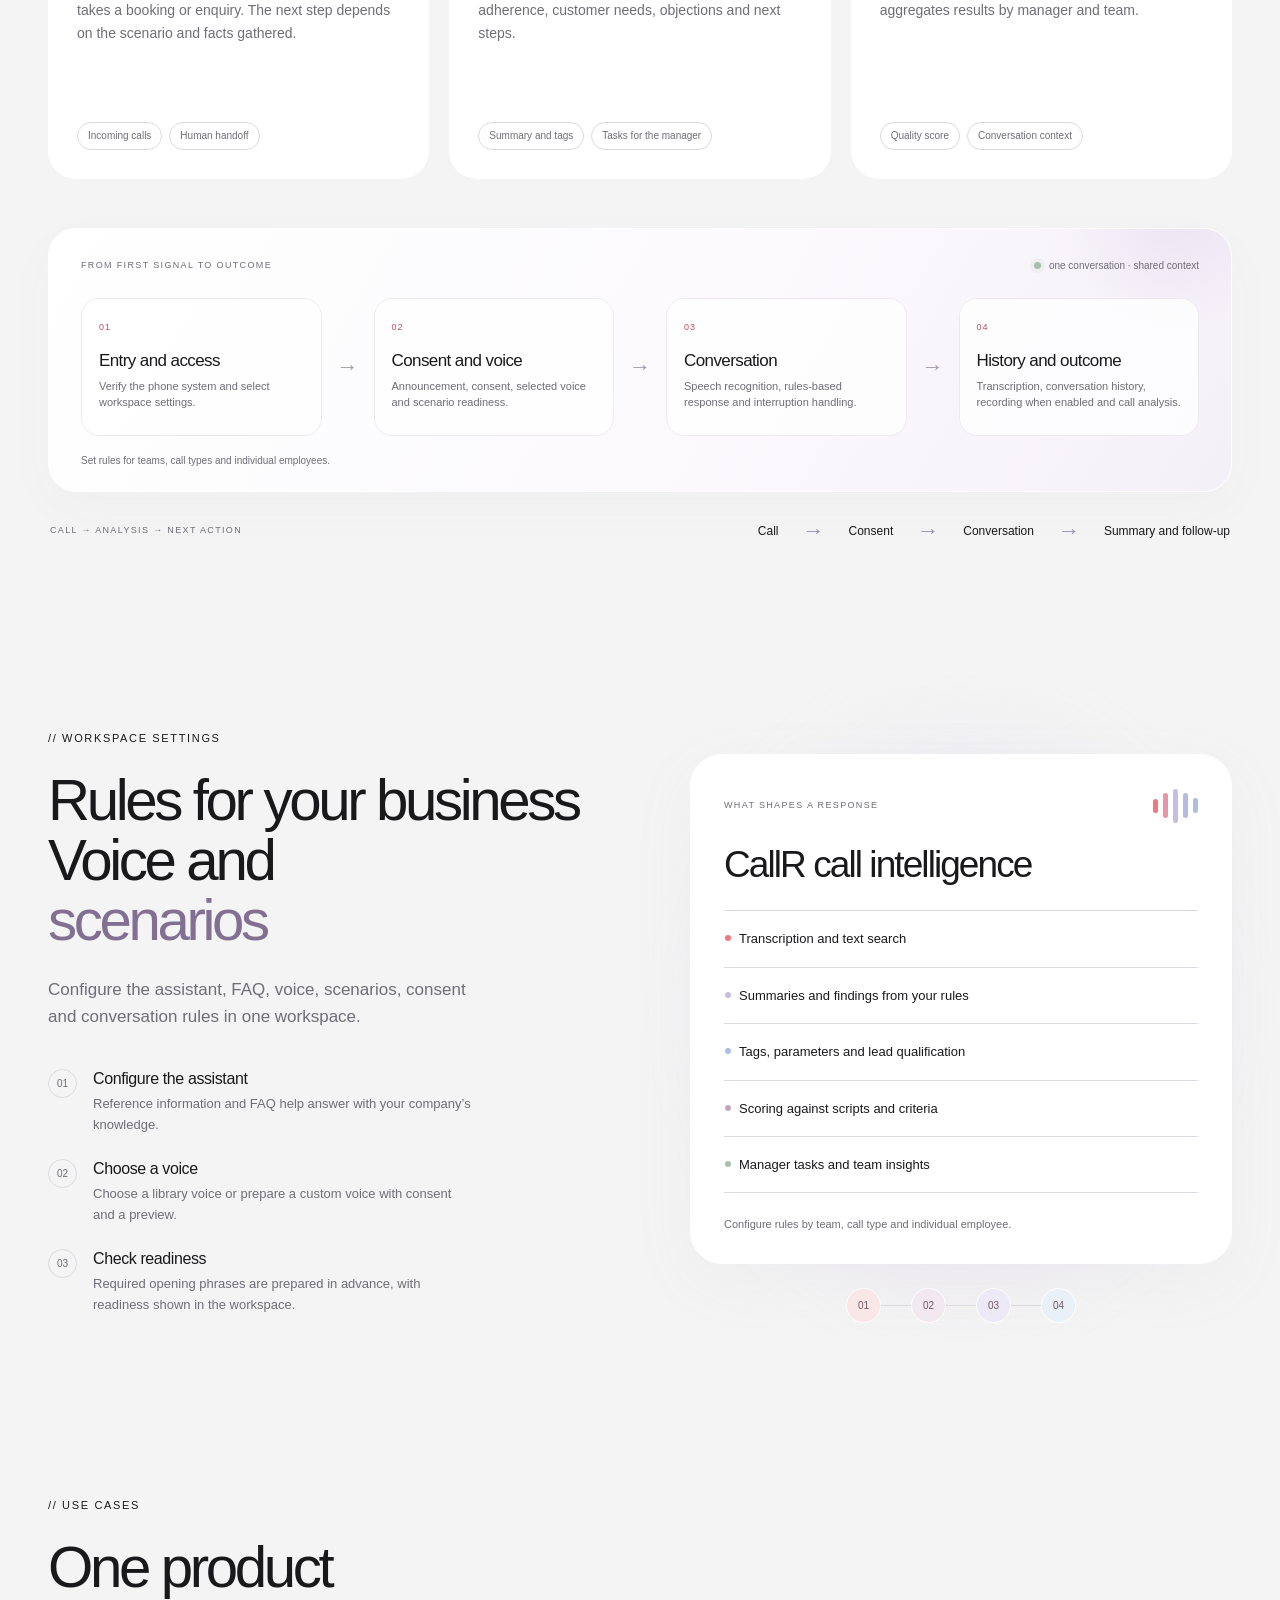
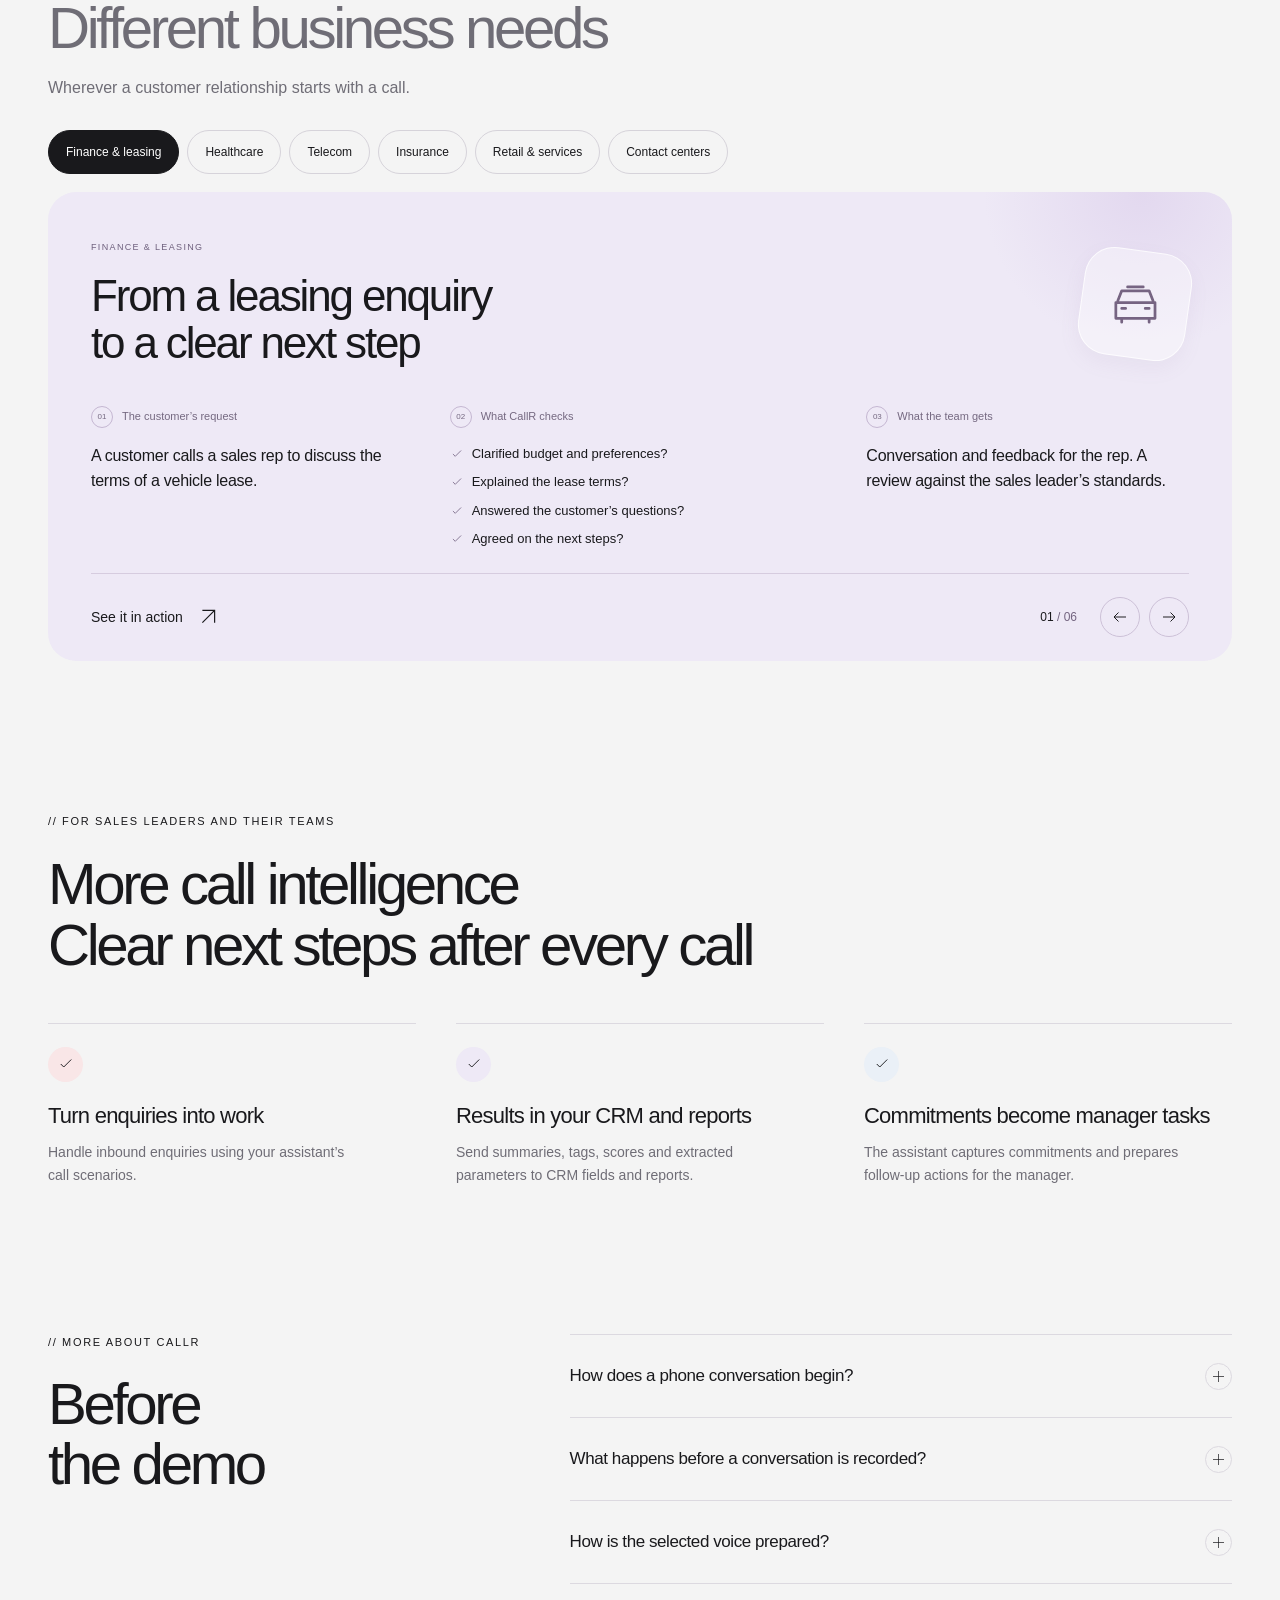
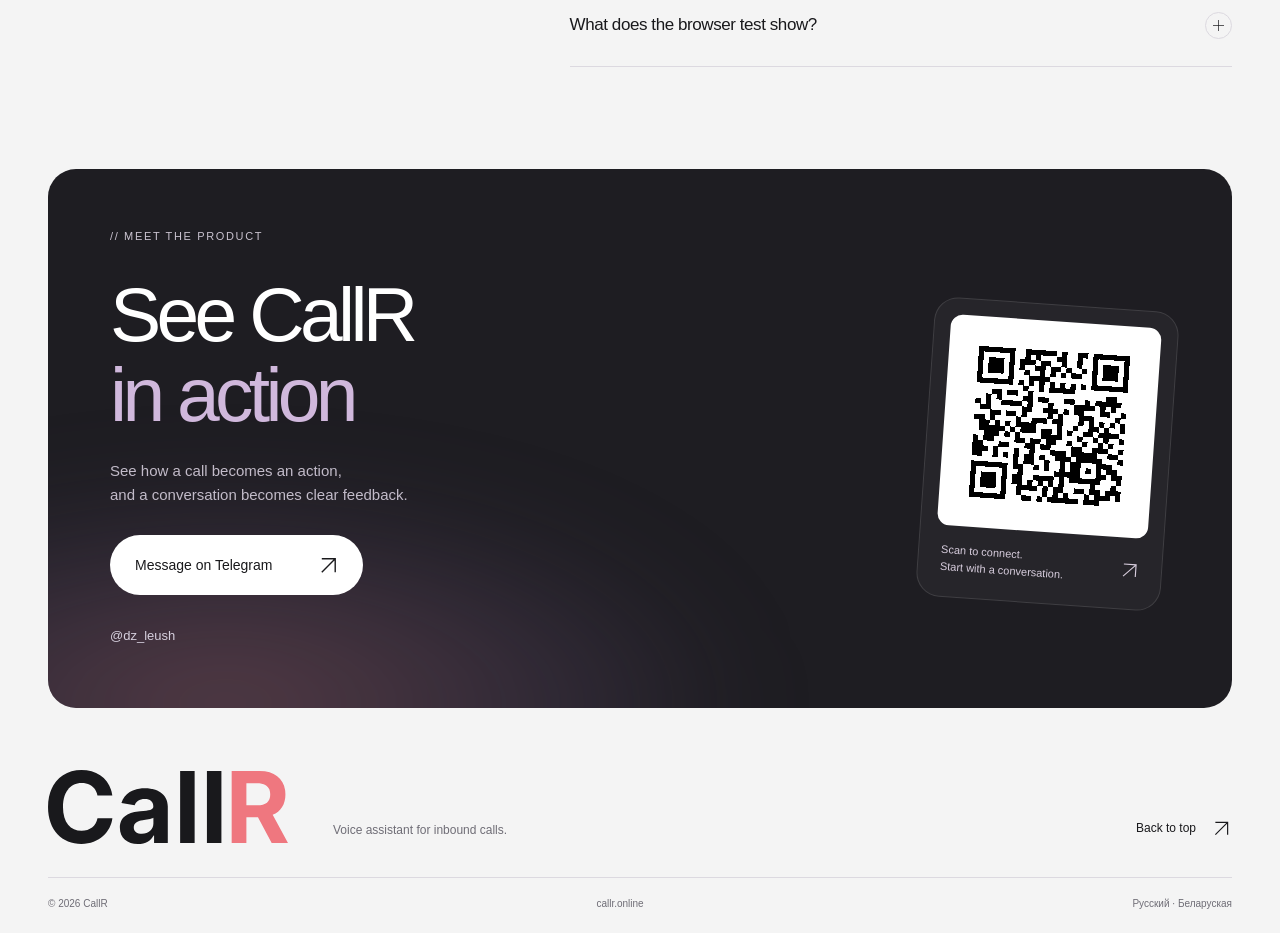
<file: en.html>
<!DOCTYPE html>
<html lang="en">
 <head>
  <meta charset="utf-8"/>
  <meta content="width=device-width, initial-scale=1" name="viewport"/>
  <meta content="#f4f4f4" name="theme-color"/>
  <meta content="light" name="color-scheme"/>
  <title>CallR — AI telephony and call analytics</title>
  <meta content="Inbound call handling, transcription, summaries, tags, criteria-based scoring, customer parameters and manager follow-up tasks." name="description"/>
  <link href="https://callr.online/en.html" rel="canonical"/>
  <link href="https://callr.online/" hreflang="ru" rel="alternate"/>
  <link href="https://callr.online/en.html" hreflang="en" rel="alternate"/>
  <link href="https://callr.online/be.html" hreflang="be" rel="alternate"/>
  <link href="https://callr.online/be.html" hreflang="x-default" rel="alternate"/>
  <meta content="website" property="og:type"/>
  <meta content="CallR" property="og:site_name"/>
  <meta content="en_US" property="og:locale"/>
  <meta content="CallR — AI telephony and call analytics" property="og:title"/>
  <meta content="Inbound call handling, transcription, summaries, tags, criteria-based scoring, customer parameters and manager follow-up tasks." property="og:description"/>
  <meta content="https://callr.online/en.html" property="og:url"/>
  <meta content="https://callr.online/assets/social-cover.png" property="og:image"/>
  <meta content="1200" property="og:image:width"/>
  <meta content="630" property="og:image:height"/>
  <meta content="CallR — Calls. Insights. Actions." property="og:image:alt"/>
  <meta content="summary_large_image" name="twitter:card"/>
  <meta content="https://callr.online/assets/social-cover.png" name="twitter:image"/>
  <link href="assets/favicon.svg" rel="icon" type="image/svg+xml"/>
  <link href="assets/apple-touch-icon.png" rel="apple-touch-icon"/>
  <link href="assets/styles.css" rel="stylesheet"/>
  <script defer="" src="assets/site.js">
  </script>
 </head>
 <body data-lang="en" id="top">
  <a class="skip-link" href="#main">
   Skip to content
  </a>
  <header class="site-header">
   <div class="header-inner wrap">
    <a aria-label="CallR" class="brand" href="en.html">
     <img alt="CallR" height="34" src="assets/logo.svg" width="111"/>
    </a>
    <nav aria-label="Main menu" class="desktop-nav">
     <a href="#product">
      Product
     </a>
     <a href="#methodology">
      Your rules
     </a>
     <a href="#scenarios">
      Use cases
     </a>
    </nav>
    <div class="header-actions">
     <div class="language-switch"><a class="language-link" href="index.html" hreflang="ru" lang="ru">RU</a><a class="language-link" href="be.html" hreflang="be" lang="be">BE</a></div>
     <a class="header-cta" href="#contact">
      Let’s talk
      <svg aria-hidden="true" fill="none" viewbox="0 0 24 24">
       <path d="M5 19 19 5M5 5h14v14">
       </path>
      </svg>
     </a>
     <button aria-controls="mobile-menu" aria-expanded="false" aria-label="Open menu" class="menu-toggle" data-close-label="Close menu" data-open-label="Open menu" type="button">
      <span>
      </span>
      <span>
      </span>
     </button>
    </div>
   </div>
   <nav aria-label="Mobile menu" class="mobile-menu" hidden="" id="mobile-menu">
    <a href="#product">
     Product
    </a>
    <a href="#methodology">
     Your rules
    </a>
    <a href="#scenarios">
     Use cases
    </a>
    <a href="#contact">
     Let’s talk
     <svg aria-hidden="true" fill="none" viewbox="0 0 24 24">
      <path d="M5 19 19 5M5 5h14v14">
      </path>
     </svg>
    </a>
   </nav>
  </header>
  <main id="main">
   <section aria-labelledby="hero-title" class="hero wrap">
    <div class="hero-topline">
     <p class="eyebrow">
      <span aria-hidden="true" class="tiny-wave">
       <i>
       </i>
       <i>
       </i>
       <i>
       </i>
      </span>
      VOICE ASSISTANT FOR TEAMS
     </p>
     <span class="hero-domain">
      callr.online
     </span>
    </div>
    <div class="hero-composition">
     <div class="hero-copy">
      <h1 id="hero-title"><span>Calls</span><span>Insights</span><span>Actions</span></h1>
      <p class="hero-desc">
       CallR turns calls into transcripts, summaries and manager follow-up tasks, with analysis shaped by your rules.
      </p>
      <div class="hero-buttons">
       <a class="button button-dark" href="#contact">
        See CallR in action
        <svg aria-hidden="true" fill="none" viewbox="0 0 24 24">
         <path d="M5 19 19 5M5 5h14v14">
         </path>
        </svg>
       </a>
       <a class="text-link" href="#product">
        Explore the product
        <svg aria-hidden="true" fill="none" viewbox="0 0 24 24">
         <path d="M12 4v16m-6-6 6 6 6-6">
         </path>
        </svg>
       </a>
      </div>
     </div>
     <div aria-hidden="true" class="hero-visual">
      <div class="hero-aura">
      </div>
      <div class="orbit orbit-one">
      </div>
      <div class="orbit orbit-two">
      </div>
      <div class="mark-float">
       <img alt="" class="hero-mark" fetchpriority="high" height="1200" sizes="(max-width: 760px) 90vw, 54vw" src="assets/callr-mark.webp" srcset="assets/callr-mark-small.webp 600w, assets/callr-mark.webp 1200w" width="1200"/>
       <div class="hero-wave">
        <i>
        </i>
        <i>
        </i>
        <i>
        </i>
        <i>
        </i>
        <i>
        </i>
       </div>
      </div>
      <span class="float-tag float-tag-one">
       <svg aria-hidden="true" fill="none" viewbox="0 0 24 24">
        <path d="m5 12 4 4L19 6">
        </path>
       </svg>
       Inbound call
      </span>
      <span class="float-tag float-tag-two">
       <svg aria-hidden="true" fill="none" viewbox="0 0 24 24">
        <path d="m5 12 4 4L19 6">
        </path>
       </svg>
       Rules-based response
      </span>
      <span class="float-tag float-tag-three">
       <svg aria-hidden="true" fill="none" viewbox="0 0 24 24">
        <path d="m5 12 4 4L19 6">
        </path>
       </svg>
       Call history
      </span>
      <span class="visual-caption">
       CallR / voice → outcome
      </span>
     </div>
    </div>
    <div class="hero-bottom">
     <p>
      Telephony, analysis
      <br/>
      and quality control
     </p>
     <div class="hero-bottom-tags">
      <span>
       <i>
       </i>
       Customer answered
      </span>
      <span>
       <i>
       </i>
       Voice selected
      </span>
      <span>
       <i>
       </i>
       Summary and follow-up
      </span>
     </div>
     <a aria-label="Explore the product" class="scroll-cue" href="#product">
      <svg aria-hidden="true" fill="none" viewbox="0 0 24 24">
       <path d="M12 4v16m-6-6 6 6 6-6">
       </path>
      </svg>
     </a>
    </div>
   </section>
   <section aria-labelledby="product-title" class="section product-section wrap" id="product">
    <div class="section-heading reveal">
     <div>
      <p class="eyebrow">
       // HOW A CALL WORKS
      </p>
      <h2 id="product-title">
       Calls. Insights. Actions
       <br/>
       <span class="muted">
        From conversation to next action
       </span>
      </h2>
     </div>
     <p class="section-intro">
      Each stage uses workspace settings
      <br/>
      and the state of the current conversation.
     </p>
    </div>
    <div class="product-grid">
     <article class="product-card voice reveal">
      <div class="card-top">
       <span aria-hidden="true" class="ghost-number">
        01
       </span>
       <span class="card-icon">
        <svg aria-hidden="true" class="" fill="none" stroke="currentColor" stroke-linecap="round" stroke-linejoin="round" stroke-width="1.4" viewbox="0 0 24 24">
         <path d="M8.5 3H5a2 2 0 0 0-2 2c0 8.8 7.2 16 16 16a2 2 0 0 0 2-2v-3.5l-5-2-2 2a14 14 0 0 1-5.5-5.5l2-2z">
         </path>
        </svg>
       </span>
      </div>
      <div aria-hidden="true" class="card-art voice-art">
       <img alt="" height="600" loading="lazy" src="assets/callr-mark-small.webp" width="600"/>
       <div class="mini-wave">
        <i>
        </i>
        <i>
        </i>
        <i>
        </i>
        <i>
        </i>
        <i>
        </i>
       </div>
      </div>
      <div class="card-copy">
       <h3>
        Answer
        <br/>
        the customer
       </h3>
       <p>
        Handles the conversation, clarifies the request and takes a booking or enquiry. The next step depends on the scenario and facts gathered.
       </p>
       <div class="pills">
        <span>
         Incoming calls
        </span>
        <span>
         Human handoff
        </span>
       </div>
      </div>
     </article>
     <article class="product-card tasks reveal">
      <div class="card-top">
       <span aria-hidden="true" class="ghost-number">
        02
       </span>
       <span class="card-icon">
        <svg aria-hidden="true" class="" fill="none" stroke="currentColor" stroke-linecap="round" stroke-linejoin="round" stroke-width="1.4" viewbox="0 0 24 24">
         <path d="m3 6 2 2 3-4M11 6h10M3 13l2 2 3-4m3 2h10M3 20l2 2 3-4m3 2h10">
         </path>
        </svg>
       </span>
      </div>
      <div aria-hidden="true" class="card-art tasks-art">
       <div class="task-sheet back-sheet">
       </div>
       <div class="task-sheet front-sheet">
        <span>
         <b>
          ✓
         </b>
         <i>
         </i>
        </span>
        <span>
         <b>
          ✓
         </b>
         <i>
         </i>
        </span>
        <span>
         <b>
          ✓
         </b>
         <i>
         </i>
        </span>
       </div>
      </div>
      <div class="card-copy">
       <h3>
        Analyze
        <br/>
        every call
       </h3>
       <p>
        Score each conversation against your criteria: script adherence, customer needs, objections and next steps.
       </p>
       <div class="pills">
        <span>Summary and tags</span><span>Tasks for the manager</span>
       </div>
      </div>
     </article>
     <article class="product-card review reveal">
      <div class="card-top">
       <span aria-hidden="true" class="ghost-number">
        03
       </span>
       <span class="card-icon">
        <svg aria-hidden="true" class="" fill="none" stroke="currentColor" stroke-linecap="round" stroke-linejoin="round" stroke-width="1.4" viewbox="0 0 24 24">
         <path d="M5 20V10m7 10V4m7 16v-7M2 20h20">
         </path>
        </svg>
       </span>
      </div>
      <div aria-hidden="true" class="card-art review-art">
       <div class="review-orbit">
        <span>
        </span>
        <span>
        </span>
        <span>
        </span>
       </div>
       <div class="review-wave">
        <i style="--h:17px">
        </i>
        <i style="--h:32px">
        </i>
        <i style="--h:48px">
        </i>
        <i style="--h:68px">
        </i>
        <i style="--h:86px">
        </i>
        <i style="--h:66px">
        </i>
        <i style="--h:42px">
        </i>
        <i style="--h:25px">
        </i>
        <i style="--h:15px">
        </i>
       </div>
      </div>
      <div class="card-copy">
       <h3>
        Score
        <br/>
        call quality
       </h3>
       <p>
        Scores each conversation against your criteria and aggregates results by manager and team.
       </p>
       <div class="pills">
        <span>
         Quality score
        </span>
        <span>
         Conversation context
        </span>
       </div>
      </div>
     </article>
    </div>
    <div class="call-path reveal" aria-label="Inbound call journey">
     <div class="call-path-heading">
      <span class="eyebrow">FROM FIRST SIGNAL TO OUTCOME</span>
      <span class="call-path-status"><i></i> one conversation · shared context</span>
     </div>
     <div class="call-path-steps">
      <article><span>01</span><h3>Entry and access</h3><p>Verify the phone system and select workspace settings.</p></article>
      <b aria-hidden="true">→</b>
      <article><span>02</span><h3>Consent and voice</h3><p>Announcement, consent, selected voice and scenario readiness.</p></article>
      <b aria-hidden="true">→</b>
      <article><span>03</span><h3>Conversation</h3><p>Speech recognition, rules-based response and interruption handling.</p></article>
      <b aria-hidden="true">→</b>
      <article><span>04</span><h3>History and outcome</h3><p>Transcription, conversation history, recording when enabled and call analysis.</p></article>
     </div>
     <p class="call-path-note">Set rules for teams, call types and individual employees.</p>
    </div>
    <div class="flow-strip reveal">
     <span class="eyebrow">
      CALL → ANALYSIS → NEXT ACTION
     </span>
     <div>
      <span>
       Call
      </span>
      <b aria-hidden="true">
       →
      </b>
      <span>
       Consent
      </span>
      <b aria-hidden="true">
       →
      </b>
      <span>
       Conversation
      </span>
      <b aria-hidden="true">
       →
      </b>
      <span>
       Summary and follow-up
      </span>
     </div>
    </div>
   </section>
   <section aria-labelledby="method-title" class="section methodology wrap" id="methodology">
    <div class="method-copy reveal">
     <p class="eyebrow">
      // WORKSPACE SETTINGS
     </p>
     <h2 id="method-title">
      Rules for your business
      <br/>
      Voice and
      <br/>
      <span class="lavender-text">
       scenarios
      </span>
     </h2>
     <p class="method-desc">
      Configure the assistant, FAQ, voice, scenarios, consent and conversation rules in one workspace.
     </p>
     <ol class="method-steps">
      <li>
       <span class="step-index">
        01
       </span>
       <div>
        <h3>
         Configure the assistant
        </h3>
        <p>
         Reference information and FAQ help answer with your company’s knowledge.
        </p>
       </div>
      </li>
      <li>
       <span class="step-index">
        02
       </span>
       <div>
        <h3>
         Choose a voice
        </h3>
        <p>
         Choose a library voice or prepare a custom voice with consent and a preview.
        </p>
       </div>
      </li>
      <li>
       <span class="step-index">
        03
       </span>
       <div>
        <h3>
         Check readiness
        </h3>
        <p>
         Required opening phrases are prepared in advance, with readiness shown in the workspace.
        </p>
       </div>
      </li>
     </ol>
    </div>
    <div class="criteria-wrap reveal">
     <div aria-hidden="true" class="criteria-glow">
     </div>
     <div class="criteria-card">
      <div class="criteria-header">
       <p class="eyebrow">
        WHAT SHAPES A RESPONSE
       </p>
       <div aria-hidden="true" class="mini-wave">
        <i>
        </i>
        <i>
        </i>
        <i>
        </i>
        <i>
        </i>
        <i>
        </i>
       </div>
      </div>
      <h3>CallR call intelligence</h3>
      <div class="criteria-list feature-list">
       <div class="criterion"><p>Transcription and text search</p></div>
       <div class="criterion"><p>Summaries and findings from your rules</p></div>
       <div class="criterion"><p>Tags, parameters and lead qualification</p></div>
       <div class="criterion"><p>Scoring against scripts and criteria</p></div>
       <div class="criterion"><p>Manager tasks and team insights</p></div>
      </div>
      <p class="criteria-note">
       Configure rules by team, call type and individual employee.
      </p>
     </div>
     <div aria-hidden="true" class="agent-dots">
      <span>
       01
      </span>
      <i>
      </i>
      <span>
       02
      </span>
      <i>
      </i>
      <span>
       03
      </span>
      <i>
      </i>
      <span>
       04
      </span>
     </div>
    </div>
   </section>
   <section aria-labelledby="scenarios-title" class="section scenarios wrap" id="scenarios">
    <div class="section-heading reveal">
     <div>
      <p class="eyebrow">
       // USE CASES
      </p>
      <h2 id="scenarios-title">
       One product
       <br/>
       <span class="muted">
        Different business needs
       </span>
      </h2>
     </div>
    </div>
    <p class="scenario-intro reveal">
     Wherever a customer relationship starts with a call.
    </p>
    <div aria-label="USE CASES" class="scenario-tabs" data-scenario-tabs="">
     <button class="scenario-tab is-active" data-scenario="finance" id="tab-finance" type="button">
      Finance &amp; leasing
     </button>
     <button class="scenario-tab" data-scenario="health" id="tab-health" type="button">
      Healthcare
     </button>
     <button class="scenario-tab" data-scenario="telecom" id="tab-telecom" type="button">
      Telecom
     </button>
     <button class="scenario-tab" data-scenario="insurance" id="tab-insurance" type="button">
      Insurance
     </button>
     <button class="scenario-tab" data-scenario="retail" id="tab-retail" type="button">
      Retail &amp; services
     </button>
     <button class="scenario-tab" data-scenario="contact" id="tab-contact" type="button">
      Contact centers
     </button>
    </div>
    <div class="scenario-stage">
     <article class="scenario-panel is-active" data-panel="finance" id="scenario-finance">
      <div class="case-heading">
       <div>
        <p class="eyebrow">
         FINANCE &amp; LEASING
        </p>
        <h3>
         From a leasing enquiry
         <br/>
         to a clear next step
        </h3>
       </div>
       <div aria-hidden="true" class="case-symbol">
        <svg aria-hidden="true" class="" fill="none" stroke="currentColor" stroke-linecap="round" stroke-linejoin="round" stroke-width="1.4" viewbox="0 0 24 24">
         <path d="m3 10 2-5h14l2 5M2 11h20v8H2zm3 8v2m14-2v2M5 14h2m10 0h2M8 3h8">
         </path>
        </svg>
       </div>
      </div>
      <div class="case-grid">
       <div class="case-col">
        <p class="case-label">
         <span>
          01
         </span>
         The customer’s request
        </p>
        <p class="case-lead">
         A customer calls a sales rep to discuss the terms of a vehicle lease.
        </p>
       </div>
       <div class="case-col">
        <p class="case-label">
         <span>
          02
         </span>
         What CallR checks
        </p>
        <ul class="case-checks">
         <li>
          <svg aria-hidden="true" fill="none" viewbox="0 0 24 24">
           <path d="m5 12 4 4L19 6">
           </path>
          </svg>
          <span>
           Clarified budget and preferences?
          </span>
         </li>
         <li>
          <svg aria-hidden="true" fill="none" viewbox="0 0 24 24">
           <path d="m5 12 4 4L19 6">
           </path>
          </svg>
          <span>
           Explained the lease terms?
          </span>
         </li>
         <li>
          <svg aria-hidden="true" fill="none" viewbox="0 0 24 24">
           <path d="m5 12 4 4L19 6">
           </path>
          </svg>
          <span>
           Answered the customer’s questions?
          </span>
         </li>
         <li>
          <svg aria-hidden="true" fill="none" viewbox="0 0 24 24">
           <path d="m5 12 4 4L19 6">
           </path>
          </svg>
          <span>
           Agreed on the next steps?
          </span>
         </li>
        </ul>
       </div>
       <div class="case-col">
        <p class="case-label">
         <span>
          03
         </span>
         What the team gets
        </p>
        <p class="case-result">
         Conversation and feedback for the rep. A review against the sales leader’s standards.
        </p>
       </div>
      </div>
     </article>
     <article class="scenario-panel" data-panel="health" id="scenario-health">
      <div class="case-heading">
       <div>
        <p class="eyebrow">
         HEALTHCARE
        </p>
        <h3>
         From the first call
         <br/>
         to an appointment
        </h3>
       </div>
       <div aria-hidden="true" class="case-symbol">
        <svg aria-hidden="true" class="" fill="none" stroke="currentColor" stroke-linecap="round" stroke-linejoin="round" stroke-width="1.4" viewbox="0 0 24 24">
         <rect height="16" rx="4" width="16" x="4" y="4">
         </rect>
         <path d="M12 8v8m-4-4h8">
         </path>
        </svg>
       </div>
      </div>
      <div class="case-grid">
       <div class="case-col">
        <p class="case-label">
         <span>
          01
         </span>
         The customer’s request
        </p>
        <p class="case-lead">
         A customer asks about availability, pricing and how to book an appointment.
        </p>
       </div>
       <div class="case-col">
        <p class="case-label">
         <span>
          02
         </span>
         What CallR checks
        </p>
        <ul class="case-checks">
         <li>
          <svg aria-hidden="true" fill="none" viewbox="0 0 24 24">
           <path d="m5 12 4 4L19 6">
           </path>
          </svg>
          <span>
           Clarified the purpose of the call?
          </span>
         </li>
         <li>
          <svg aria-hidden="true" fill="none" viewbox="0 0 24 24">
           <path d="m5 12 4 4L19 6">
           </path>
          </svg>
          <span>
           Explained the booking process?
          </span>
         </li>
         <li>
          <svg aria-hidden="true" fill="none" viewbox="0 0 24 24">
           <path d="m5 12 4 4L19 6">
           </path>
          </svg>
          <span>
           Answered administrative questions?
          </span>
         </li>
         <li>
          <svg aria-hidden="true" fill="none" viewbox="0 0 24 24">
           <path d="m5 12 4 4L19 6">
           </path>
          </svg>
          <span>
           Confirmed the next step?
          </span>
         </li>
        </ul>
       </div>
       <div class="case-col">
        <p class="case-label">
         <span>
          03
         </span>
         What the team gets
        </p>
        <p class="case-result">
         An enquiry or booking, follow-up tasks and a service-quality review for the team lead.
        </p>
       </div>
      </div>
     </article>
     <article class="scenario-panel" data-panel="telecom" id="scenario-telecom">
      <div class="case-heading">
       <div>
        <p class="eyebrow">
         TELECOM
        </p>
        <h3>
         From a plan question
         <br/>
         to a clear resolution
        </h3>
       </div>
       <div aria-hidden="true" class="case-symbol">
        <svg aria-hidden="true" class="" fill="none" stroke="currentColor" stroke-linecap="round" stroke-linejoin="round" stroke-width="1.4" viewbox="0 0 24 24">
         <path d="M12 14v7m-4 0h8M5 5a10 10 0 0 0 0 14M19 5a10 10 0 0 1 0 14M8 8a6 6 0 0 0 0 8M16 8a6 6 0 0 1 0 8">
         </path>
         <circle cx="12" cy="12" r="2">
         </circle>
        </svg>
       </div>
      </div>
      <div class="case-grid">
       <div class="case-col">
        <p class="case-label">
         <span>
          01
         </span>
         The customer’s request
        </p>
        <p class="case-lead">
         A customer wants to connect a service, change a plan or get support.
        </p>
       </div>
       <div class="case-col">
        <p class="case-label">
         <span>
          02
         </span>
         What CallR checks
        </p>
        <ul class="case-checks">
         <li>
          <svg aria-hidden="true" fill="none" viewbox="0 0 24 24">
           <path d="m5 12 4 4L19 6">
           </path>
          </svg>
          <span>
           Clarified the customer’s request?
          </span>
         </li>
         <li>
          <svg aria-hidden="true" fill="none" viewbox="0 0 24 24">
           <path d="m5 12 4 4L19 6">
           </path>
          </svg>
          <span>
           Explained the terms clearly?
          </span>
         </li>
         <li>
          <svg aria-hidden="true" fill="none" viewbox="0 0 24 24">
           <path d="m5 12 4 4L19 6">
           </path>
          </svg>
          <span>
           Suggested a relevant action?
          </span>
         </li>
         <li>
          <svg aria-hidden="true" fill="none" viewbox="0 0 24 24">
           <path d="m5 12 4 4L19 6">
           </path>
          </svg>
          <span>
           Captured the commitments?
          </span>
         </li>
        </ul>
       </div>
       <div class="case-col">
        <p class="case-label">
         <span>
          03
         </span>
         What the team gets
        </p>
        <p class="case-result">
         Next steps for the team member and a review against company standards.
        </p>
       </div>
      </div>
     </article>
     <article class="scenario-panel" data-panel="insurance" id="scenario-insurance">
      <div class="case-heading">
       <div>
        <p class="eyebrow">
         INSURANCE
        </p>
        <h3>
         From a customer enquiry
         <br/>
         to clear follow-up
        </h3>
       </div>
       <div aria-hidden="true" class="case-symbol">
        <svg aria-hidden="true" class="" fill="none" stroke="currentColor" stroke-linecap="round" stroke-linejoin="round" stroke-width="1.4" viewbox="0 0 24 24">
         <path d="m12 2 8 4v6c0 5-8 10-8 10S4 17 4 12V6z">
         </path>
         <path d="m8 12 3 3 5-6">
         </path>
        </svg>
       </div>
      </div>
      <div class="case-grid">
       <div class="case-col">
        <p class="case-label">
         <span>
          01
         </span>
         The customer’s request
        </p>
        <p class="case-lead">
         A customer asks about a policy or the steps involved in an ongoing enquiry.
        </p>
       </div>
       <div class="case-col">
        <p class="case-label">
         <span>
          02
         </span>
         What CallR checks
        </p>
        <ul class="case-checks">
         <li>
          <svg aria-hidden="true" fill="none" viewbox="0 0 24 24">
           <path d="m5 12 4 4L19 6">
           </path>
          </svg>
          <span>
           Clarified the customer’s situation?
          </span>
         </li>
         <li>
          <svg aria-hidden="true" fill="none" viewbox="0 0 24 24">
           <path d="m5 12 4 4L19 6">
           </path>
          </svg>
          <span>
           Explained the process clearly?
          </span>
         </li>
         <li>
          <svg aria-hidden="true" fill="none" viewbox="0 0 24 24">
           <path d="m5 12 4 4L19 6">
           </path>
          </svg>
          <span>
           Followed company guidelines?
          </span>
         </li>
         <li>
          <svg aria-hidden="true" fill="none" viewbox="0 0 24 24">
           <path d="m5 12 4 4L19 6">
           </path>
          </svg>
          <span>
           Agreed on the next step?
          </span>
         </li>
        </ul>
       </div>
       <div class="case-col">
        <p class="case-label">
         <span>
          03
         </span>
         What the team gets
        </p>
        <p class="case-result">
         A conversation summary, tasks for the rep and criterion-by-criterion feedback.
        </p>
       </div>
      </div>
     </article>
     <article class="scenario-panel" data-panel="retail" id="scenario-retail">
      <div class="case-heading">
       <div>
        <p class="eyebrow">
         RETAIL &amp; SERVICES
        </p>
        <h3>
         From customer interest
         <br/>
         to an order or booking
        </h3>
       </div>
       <div aria-hidden="true" class="case-symbol">
        <svg aria-hidden="true" class="" fill="none" stroke="currentColor" stroke-linecap="round" stroke-linejoin="round" stroke-width="1.4" viewbox="0 0 24 24">
         <path d="M5 8h14l2 13H3zM8 8V6a4 4 0 0 1 8 0v2">
         </path>
        </svg>
       </div>
      </div>
      <div class="case-grid">
       <div class="case-col">
        <p class="case-label">
         <span>
          01
         </span>
         The customer’s request
        </p>
        <p class="case-lead">
         A customer asks about availability, ordering terms or booking a service.
        </p>
       </div>
       <div class="case-col">
        <p class="case-label">
         <span>
          02
         </span>
         What CallR checks
        </p>
        <ul class="case-checks">
         <li>
          <svg aria-hidden="true" fill="none" viewbox="0 0 24 24">
           <path d="m5 12 4 4L19 6">
           </path>
          </svg>
          <span>
           Identified what the customer needs?
          </span>
         </li>
         <li>
          <svg aria-hidden="true" fill="none" viewbox="0 0 24 24">
           <path d="m5 12 4 4L19 6">
           </path>
          </svg>
          <span>
           Answered questions about the offer?
          </span>
         </li>
         <li>
          <svg aria-hidden="true" fill="none" viewbox="0 0 24 24">
           <path d="m5 12 4 4L19 6">
           </path>
          </svg>
          <span>
           Clarified the enquiry details?
          </span>
         </li>
         <li>
          <svg aria-hidden="true" fill="none" viewbox="0 0 24 24">
           <path d="m5 12 4 4L19 6">
           </path>
          </svg>
          <span>
           Agreed on follow-up actions?
          </span>
         </li>
        </ul>
       </div>
       <div class="case-col">
        <p class="case-label">
         <span>
          03
         </span>
         What the team gets
        </p>
        <p class="case-result">
         Summaries, tags and call scores. Managers get follow-up tasks from the conversation.
        </p>
       </div>
      </div>
     </article>
     <article class="scenario-panel" data-panel="contact" id="scenario-contact">
      <div class="case-heading">
       <div>
        <p class="eyebrow">
         CONTACT CENTERS
        </p>
        <h3>
         From a stream of calls
         <br/>
         to quality oversight
        </h3>
       </div>
       <div aria-hidden="true" class="case-symbol">
        <svg aria-hidden="true" class="" fill="none" stroke="currentColor" stroke-linecap="round" stroke-linejoin="round" stroke-width="1.4" viewbox="0 0 24 24">
         <path d="M3 13v-1a9 9 0 0 1 18 0v1M3 12h4v7H3zm14 0h4v7h-4zm4 7c0 3-6 3-9 3">
         </path>
        </svg>
       </div>
      </div>
      <div class="case-grid">
       <div class="case-col">
        <p class="case-label">
         <span>
          01
         </span>
         The customer’s request
        </p>
        <p class="case-lead">
         The team handles incoming enquiries and reviews recordings of operator calls.
        </p>
       </div>
       <div class="case-col">
        <p class="case-label">
         <span>
          02
         </span>
         What CallR checks
        </p>
        <ul class="case-checks">
         <li>
          <svg aria-hidden="true" fill="none" viewbox="0 0 24 24">
           <path d="m5 12 4 4L19 6">
           </path>
          </svg>
          <span>
           Identified the request correctly?
          </span>
         </li>
         <li>
          <svg aria-hidden="true" fill="none" viewbox="0 0 24 24">
           <path d="m5 12 4 4L19 6">
           </path>
          </svg>
          <span>
           Followed communication standards?
          </span>
         </li>
         <li>
          <svg aria-hidden="true" fill="none" viewbox="0 0 24 24">
           <path d="m5 12 4 4L19 6">
           </path>
          </svg>
          <span>
           Helped address the issue?
          </span>
         </li>
         <li>
          <svg aria-hidden="true" fill="none" viewbox="0 0 24 24">
           <path d="m5 12 4 4L19 6">
           </path>
          </svg>
          <span>
           Captured the call outcome?
          </span>
         </li>
        </ul>
       </div>
       <div class="case-col">
        <p class="case-label">
         <span>
          03
         </span>
         What the team gets
        </p>
        <p class="case-result">
         Call reviews against the client’s guidelines and tasks based on each conversation.
        </p>
       </div>
      </div>
     </article>
     <div class="scenario-bottom">
      <a class="text-link" href="#contact">
       See it in action
       <svg aria-hidden="true" fill="none" viewbox="0 0 24 24">
        <path d="M5 19 19 5M5 5h14v14">
        </path>
       </svg>
      </a>
      <div class="scenario-navigation">
       <span aria-live="polite" class="scenario-count">
        01
        <span>
         / 06
        </span>
       </span>
       <button aria-label="Previous use case" class="circle-button" data-prev="" type="button">
        <svg aria-hidden="true" fill="none" viewbox="0 0 24 24">
         <path d="M20 12H4m6-6-6 6 6 6">
         </path>
        </svg>
       </button>
       <button aria-label="Next use case" class="circle-button" data-next="" type="button">
        <svg aria-hidden="true" fill="none" viewbox="0 0 24 24">
         <path d="M4 12h16m-6-6 6 6-6 6">
         </path>
        </svg>
       </button>
      </div>
     </div>
    </div>
   </section>
   <section aria-labelledby="benefits-title" class="section benefits wrap">
    <p class="eyebrow reveal">
     // FOR SALES LEADERS AND THEIR TEAMS
    </p>
    <h2 class="reveal" id="benefits-title">
     More call intelligence
     <br/>
     Clear next steps after every call
    </h2>
    <div class="benefit-grid">
     <article class="benefit reveal">
      <span aria-hidden="true" class="benefit-marker">
       <svg aria-hidden="true" fill="none" viewbox="0 0 24 24">
        <path d="m5 12 4 4L19 6">
        </path>
       </svg>
      </span>
      <h3>
       Turn enquiries into work
      </h3>
      <p>
       Handle inbound enquiries using your assistant’s call scenarios.
      </p>
     </article>
     <article class="benefit reveal">
      <span aria-hidden="true" class="benefit-marker">
       <svg aria-hidden="true" fill="none" viewbox="0 0 24 24">
        <path d="m5 12 4 4L19 6">
        </path>
       </svg>
      </span>
      <h3>
       Results in your CRM and reports
      </h3>
      <p>
       Send summaries, tags, scores and extracted parameters to CRM fields and reports.
      </p>
     </article>
     <article class="benefit reveal">
      <span aria-hidden="true" class="benefit-marker">
       <svg aria-hidden="true" fill="none" viewbox="0 0 24 24">
        <path d="m5 12 4 4L19 6">
        </path>
       </svg>
      </span>
      <h3>
       Commitments become manager tasks
      </h3>
      <p>
       The assistant captures commitments and prepares follow-up actions for the manager.
      </p>
     </article>
    </div>
   </section>
   <section aria-labelledby="faq-title" class="section faq-section wrap">
    <div class="reveal">
     <p class="eyebrow">
      // MORE ABOUT CALLR
     </p>
     <h2 id="faq-title">
      Before
      <br/>
      the demo
     </h2>
    </div>
    <div class="faq-list reveal">
     <details class="faq-item">
      <summary>
       <span>
        How does a phone conversation begin?
       </span>
       <span aria-hidden="true" class="plus">
       </span>
      </summary>
      <p>
       The call flow covers access checks, workspace selection, a spoken announcement and consent before the conversation begins.
      </p>
     </details>
     <details class="faq-item">
      <summary>
       <span>
        What happens before a conversation is recorded?
       </span>
       <span aria-hidden="true" class="plus">
       </span>
      </summary>
      <p>
       Caller consent to process or record the conversation is separate from the workspace owner’s consent to use a custom voice sample.
      </p>
     </details>
     <details class="faq-item">
      <summary>
       <span>
        How is the selected voice prepared?
       </span>
       <span aria-hidden="true" class="plus">
       </span>
      </summary>
      <p>
       Greetings and required phrases are prepared for the selected voice. Custom voice setup includes sample checks and a preview.
      </p>
     </details>
     <details class="faq-item">
      <summary>
       <span>
        What does the browser test show?
       </span>
       <span aria-hidden="true" class="plus">
       </span>
      </summary>
      <p>
       The call flow covers access and consent through conversation, recording, history and final analysis.
      </p>
     </details>
    </div>
   </section>
   <section aria-labelledby="contact-title" class="contact-section wrap" id="contact">
    <div class="contact-card">
     <div aria-hidden="true" class="contact-glow">
     </div>
     <div class="contact-main">
      <p class="eyebrow">
       // MEET THE PRODUCT
      </p>
      <h2 id="contact-title">
       See CallR
       <br/>
       <span>
        in action
       </span>
      </h2>
      <p class="contact-desc">
       See how a call becomes an action,
       <br/>
       and a conversation becomes clear feedback.
      </p>
      <a class="button button-white" href="https://t.me/dz_leush" rel="noopener noreferrer" target="_blank">
       Message on Telegram
       <svg aria-hidden="true" fill="none" viewbox="0 0 24 24">
        <path d="M5 19 19 5M5 5h14v14">
        </path>
       </svg>
      </a>
      <div class="contact-direct">
       <a href="https://t.me/dz_leush" rel="noopener noreferrer" target="_blank">
        @dz_leush
       </a>
      </div>
     </div>
     <a class="contact-qr" href="https://t.me/dz_leush" rel="noopener noreferrer" target="_blank">
      <span class="qr-image">
       <img alt="QR code to contact @dz_leush on Telegram" height="370" loading="lazy" src="assets/telegram-qr.png" width="370"/>
      </span>
      <span>
       Scan to connect.
       <br/>
       Start with a conversation.
      </span>
      <svg aria-hidden="true" fill="none" viewbox="0 0 24 24">
       <path d="M5 19 19 5M5 5h14v14">
       </path>
      </svg>
     </a>
    </div>
   </section>
  </main>
  <footer class="site-footer wrap">
   <div class="footer-top">
    <a aria-label="CallR" class="footer-wordmark" href="en.html">
     <img alt="CallR" height="75" loading="lazy" src="assets/logo.svg" width="243"/>
    </a>
    <p>
     Voice assistant for inbound calls.
    </p>
    <a class="text-link" href="#top">
     Back to top
     <svg aria-hidden="true" fill="none" viewbox="0 0 24 24">
      <path d="M5 19 19 5M5 5h14v14">
      </path>
     </svg>
    </a>
   </div>
   <div class="footer-bottom">
    <span>
     ©
     <span data-year="">
      2026
     </span>
     CallR
    </span>
    <span>
     callr.online
    </span>
    <span class="footer-languages"><a href="index.html" hreflang="ru" lang="ru">Русский</a> · <a href="be.html" hreflang="be" lang="be">Беларуская</a></span>
   </div>
  </footer>
  <div aria-live="polite" class="toast" role="status">
  </div>
 </body>
</html>
</file>
<file: assets/styles.css>
/* CallR / presentation palette. Pure CSS: no CDN, font files or build step. */
:root{
  --paper:#f4f4f4;--white:#fff;--ink:#19191c;--muted:#6f6d76;--line:#dcd9e0;
  --coral:#ef777f;--coral-ink:#bd4e5c;--blush:#f9e6e7;--lavender:#c8bce1;
  --lavender-ink:#827092;--lilac:#eee9f6;--blue:#acbfdf;--ice:#eaf0f7;
  --radius:28px;--ease:cubic-bezier(.22,.8,.24,1);--header-height:90px;
  --font:"Inter",-apple-system,BlinkMacSystemFont,"Segoe UI",Arial,sans-serif;
}
*,*::before,*::after{box-sizing:border-box}
html{scroll-behavior:smooth;scroll-padding-top:114px}
body{margin:0;background:var(--paper);color:var(--ink);font-family:var(--font);font-size:16px;font-weight:400;-webkit-font-smoothing:antialiased;overflow-x:clip}
body.menu-open{overflow:hidden}
a{color:inherit;text-decoration:none}
button,input,textarea{font:inherit}
button,a,summary{-webkit-tap-highlight-color:transparent}
button{color:inherit;cursor:pointer}
button:disabled{cursor:default}
button,summary{touch-action:manipulation}
button svg,a svg{pointer-events:none}
button{border:0}
img,svg{display:block;max-width:100%}
img{height:auto}
svg{flex-shrink:0}
h1,h2,h3,p{margin:0}
h1,h2,h3{font-weight:450;letter-spacing:-.052em}
p{line-height:1.5}
::selection{background:var(--lavender);color:var(--ink)}
:focus-visible{outline:3px solid var(--coral-ink);outline-offset:6px;border-radius:4px}
[hidden]{display:none!important}
.wrap{width:calc(100% - 96px);max-width:1360px;margin-inline:auto}
.section{padding-top:120px;padding-bottom:32px}
.eyebrow{font-size:11px;font-weight:500;letter-spacing:.15em;line-height:1.5;text-transform:uppercase}
.muted{color:var(--muted)}
.lavender-text{color:var(--lavender-ink)}
h2{font-size:clamp(40px,4.55vw,68px);line-height:1.035;letter-spacing:-.058em}
.text-link{display:inline-flex;align-items:center;justify-content:flex-start;gap:15px;font-size:14px;font-weight:500;line-height:1.3}
.text-link svg{width:21px;height:21px;stroke:currentColor;stroke-width:1.35;transition:transform .25s var(--ease)}
.text-link:hover svg{transform:translate(3px,-3px)}
.button{display:inline-flex;align-items:center;justify-content:space-between;gap:38px;min-height:60px;padding:18px 23px 18px 25px;border-radius:100px;font-size:14px;font-weight:500;line-height:1.25;transition:transform .25s var(--ease),background .25s,box-shadow .25s}
.button svg{width:23px;height:23px;stroke:currentColor;stroke-width:1.45;transition:transform .25s var(--ease)}
.button:hover{transform:translateY(-3px)}
.button:hover svg{transform:translate(2px,-2px)}
.button-dark{background:var(--ink);color:var(--white)}
.button-dark:hover{background:#353139;box-shadow:0 10px 25px #19191c13}
.button-white{background:var(--white);color:var(--ink)}
.button-white:hover{background:var(--blush)}
.skip-link{position:fixed;left:18px;top:-100px;background:var(--ink);color:white;padding:14px 20px;border-radius:12px;z-index:1000}
.skip-link:focus{top:12px}
/* Navigation */
.site-header{position:sticky;top:0;z-index:100;background:rgba(244,244,244,.93);backdrop-filter:blur(18px);-webkit-backdrop-filter:blur(18px);transition:box-shadow .25s}
.site-header.is-scrolled{box-shadow:0 1px 0 #19191c12}
.header-inner{height:var(--header-height);display:flex;align-items:center;justify-content:space-between;border-bottom:1px solid var(--line);gap:28px}
.brand{display:block;flex-shrink:0;width:111px;padding-block:10px}
.brand img{width:111px;height:auto}
.desktop-nav{display:flex;align-items:center;gap:32px;margin-left:auto;margin-right:48px}
.desktop-nav a{font-size:13px;padding:12px 0;position:relative}
.desktop-nav a::after{content:"";position:absolute;left:0;bottom:4px;width:100%;height:1px;background:var(--ink);transform:scaleX(0);transform-origin:left;transition:transform .25s}
.desktop-nav a:hover::after{transform:scaleX(1)}
.header-actions{display:flex;align-items:center;gap:27px}
.language-link{font-size:12px;font-weight:500;letter-spacing:.04em;min-width:35px;min-height:44px;display:flex;align-items:center;justify-content:center}
.header-cta{display:flex;align-items:center;gap:25px;background:white;border:1px solid #dfdde3;border-radius:100px;min-height:46px;padding:12px 18px;font-size:12px;transition:background .2s,border-color .2s}
.header-cta:hover{background:var(--blush);border-color:var(--blush)}
.header-cta svg{width:17px;height:17px;stroke:currentColor;stroke-width:1.4}
.menu-toggle{display:none;width:44px;height:44px;border-radius:50%;background:white;position:relative}
.menu-toggle span{height:1px;width:19px;background:var(--ink);position:absolute;left:12px;top:18px;transition:transform .2s,top .2s}
.menu-toggle span+span{top:25px}
.menu-toggle[aria-expanded=true] span{transform:rotate(45deg);top:22px}
.menu-toggle[aria-expanded=true] span+span{transform:rotate(-45deg);top:22px}
.mobile-menu{padding:20px 26px 32px;min-height:calc(100svh - var(--header-height));background:var(--paper)}
.mobile-menu a{display:flex;justify-content:space-between;align-items:center;font-size:30px;letter-spacing:-.04em;padding:23px 0;border-bottom:1px solid var(--line)}
.mobile-menu svg{width:25px;height:25px;stroke:currentColor;stroke-width:1.3}
/* The presentation's 3D C is the center of the visual identity. */
.hero{padding-top:40px}
.hero-topline{display:flex;align-items:center;justify-content:space-between;margin-bottom:39px}
.hero-topline .eyebrow{display:flex;align-items:center;gap:14px}
.tiny-wave{height:20px;display:flex;align-items:center;gap:3px}
.tiny-wave i{width:3px;height:9px;background:var(--coral);border-radius:4px}
.tiny-wave i:nth-child(2){height:18px;background:var(--lavender)}
.tiny-wave i:nth-child(3){height:12px;background:var(--blue)}
.hero-domain{font-size:12px;color:var(--muted)}
.hero-composition{position:relative;display:grid;grid-template-columns:1.08fr 1fr;min-height:575px;isolation:isolate}
.hero-copy{position:relative;z-index:2}
.hero h1{font-size:clamp(88px,9.5vw,144px);font-weight:430;line-height:.94;letter-spacing:-.074em}
.hero h1>span{display:block;width:max-content;max-width:100%}
.hero h1>span:nth-child(2){padding-left:clamp(20px,4.1vw,65px)}
.hero h1>span:nth-child(3){color:var(--coral-ink)}
.hero-desc{font-size:17px;line-height:1.5;max-width:440px;margin-top:33px;color:#56535c;letter-spacing:-.02em}
.hero-buttons{display:flex;align-items:center;gap:26px;margin-top:25px}
.hero-buttons .text-link{font-size:12px;gap:10px}
.hero-visual{position:relative;align-self:start;width:calc(100% + 30px);aspect-ratio:1;min-width:0;margin-top:-30px;z-index:1}
.hero-aura{position:absolute;width:80%;height:75%;top:11%;left:8%;background:radial-gradient(ellipse at 40% 35%,#f4b9c230 0%,#d2c5e63b 36%,#c2d0e329 56%,transparent 72%);filter:blur(22px);border-radius:50%}
.orbit{position:absolute;inset:10% 4% 6%;border:1px solid #d7d0df63;border-radius:50%;transform:rotate(-25deg)}
.orbit-two{inset:1% 18% 0% 10%;transform:rotate(32deg);border-color:#d7d0df45}
.mark-float{position:absolute;inset:-2% -1% 1% -1%;animation:mark-float 8s ease-in-out infinite;will-change:transform}
.hero-mark{width:100%;height:100%;object-fit:contain}
.hero-wave{position:absolute;left:50%;top:49%;transform:translate(-50%,-50%);height:91px;display:flex;align-items:center;gap:11px}
.hero-wave i{display:block;width:14px;border-radius:10px;animation:wave 2.1s ease-in-out infinite;height:32%;background:var(--coral)}
.hero-wave i:nth-child(2){height:65%;background:#e994a7;animation-delay:-.3s}
.hero-wave i:nth-child(3){height:96%;background:var(--lavender);animation-delay:-.6s}
.hero-wave i:nth-child(4){height:76%;background:#b9bae3;animation-delay:-.9s}
.hero-wave i:nth-child(5){height:43%;background:var(--blue);animation-delay:-1.2s}
.float-tag{position:absolute;display:flex;align-items:center;gap:8px;font-size:12px;white-space:nowrap;padding:12px 16px;background:#ffffffb8;border:1px solid #ffffffea;box-shadow:0 8px 20px #53455708;backdrop-filter:blur(13px);-webkit-backdrop-filter:blur(13px);border-radius:100px;color:#55505c}
.float-tag svg{width:15px;height:15px;stroke:currentColor;stroke-width:1.3}
.float-tag-one{top:13%;right:-2%;transform:rotate(8deg)}
.float-tag-two{bottom:10%;left:0;transform:rotate(-8deg)}
.float-tag-three{top:65%;right:-1%;transform:rotate(5deg)}
.visual-caption{position:absolute;bottom:-1%;left:44%;font-size:10px;letter-spacing:.11em;color:#706976;white-space:nowrap}
.hero-bottom{margin-top:40px;display:flex;align-items:center;justify-content:space-between;padding:27px 0 28px;border-bottom:1px solid var(--line);gap:24px}
.hero-bottom>p{font-size:12px;color:var(--muted);line-height:1.4}
.hero-bottom-tags{display:flex;gap:30px;align-items:center}
.hero-bottom-tags>span{display:flex;align-items:center;gap:8px;font-size:11px;color:#64606b}
.hero-bottom-tags i{width:7px;height:7px;border-radius:50%;background:var(--coral)}
.hero-bottom-tags>span:nth-child(2) i{background:var(--lavender)}
.hero-bottom-tags>span:nth-child(3) i{background:var(--blue)}
.scroll-cue{width:40px;height:40px;border:1px solid var(--line);border-radius:50%;display:grid;place-items:center}
.scroll-cue svg{width:17px;stroke:currentColor;stroke-width:1.3;transition:transform .2s}
.scroll-cue:hover svg{transform:translateY(3px)}
@keyframes mark-float{0%,100%{transform:translateY(0) rotate(-2deg)}50%{transform:translateY(-13px) rotate(1deg)}}
@keyframes wave{0%,100%{transform:scaleY(.72)}50%{transform:scaleY(1)}}
/* Product cards: blurred numerals, soft objects and outlined tags. */
.section-heading{display:flex;justify-content:space-between;gap:30px;align-items:flex-end;margin-bottom:44px}
.section-heading .eyebrow{margin-bottom:24px}
.section-intro{font-size:15px;color:var(--muted);line-height:1.5;max-width:280px;padding-bottom:5px}
.product-grid{display:grid;grid-template-columns:repeat(3,minmax(0,1fr));gap:20px}
.product-card{position:relative;background:var(--white);border-radius:var(--radius);padding:27px 29px 29px;overflow:hidden;display:flex;flex-direction:column;transition:transform .35s var(--ease),box-shadow .35s;min-height:554px}
.product-card:hover{transform:translateY(-7px);box-shadow:0 25px 45px #61577409}
.card-top{display:flex;justify-content:space-between;align-items:flex-start}
.ghost-number{font-size:94px;font-weight:300;line-height:1;letter-spacing:-.065em;color:#aaa9ad;filter:blur(3.5px);opacity:.65;user-select:none}
.card-icon{width:44px;height:44px;background:var(--blush);border-radius:50%;display:grid;place-items:center;margin-top:7px}
.tasks .card-icon{background:var(--lilac)}
.review .card-icon{background:var(--ice)}
.card-icon svg{width:21px;height:21px}
.card-art{position:absolute;z-index:0;pointer-events:none}
.voice-art{width:230px;height:230px;right:-12px;top:58px;transform:rotate(15deg)}
.voice-art img{width:100%;height:100%;opacity:.68;filter:blur(.65px)}
.voice-art .mini-wave{position:absolute;top:47%;left:47%;transform:translate(-50%,-50%)}
.mini-wave{display:flex;align-items:center;gap:5px;height:34px}
.mini-wave i{display:block;width:5px;height:14px;border-radius:5px;background:var(--coral)}
.mini-wave i:nth-child(2){height:25px;background:#e994a7}
.mini-wave i:nth-child(3){height:34px;background:var(--lavender)}
.mini-wave i:nth-child(4){height:25px;background:#b9bae3}
.mini-wave i:nth-child(5){height:15px;background:var(--blue)}
.tasks-art{width:206px;height:177px;right:12px;top:96px;transform:rotate(13deg);filter:blur(.2px)}
.task-sheet{width:142px;height:150px;position:absolute;border-radius:21px;background:linear-gradient(145deg,#eee6f4dd,#c9badfbd);box-shadow:inset 1px 2px 2px #ffffffdd,5px 9px 17px #9e8ead1d;border:1px solid #e7deee}
.back-sheet{transform:rotate(-23deg);left:17px;top:5px;opacity:.64}
.front-sheet{top:4px;right:9px;padding:30px 19px;display:flex;flex-direction:column;gap:14px}
.front-sheet>span{display:flex;align-items:center;gap:10px}
.front-sheet b{width:15px;height:15px;border-radius:5px;background:#ffffffbc;display:grid;place-items:center;color:#7e6e93;font-size:9px;font-weight:400}
.front-sheet i{height:3px;width:54px;border-radius:5px;background:#ffffffd9}
.front-sheet>span:nth-child(2) i{width:40px}
.front-sheet>span:nth-child(3) i{width:46px}
.review-art{right:-10px;top:98px;width:225px;height:165px}
.review-orbit{position:absolute;inset:0}
.review-orbit span{display:block;position:absolute;width:180px;height:115px;left:17px;top:22px;border-radius:50%;border:15px solid #ccdbec55;transform:rotate(-30deg);box-shadow:inset 3px 2px 3px #ffffff80,3px 2px 9px #adb9d620;filter:blur(.3px)}
.review-orbit span:nth-child(2){transform:rotate(28deg);border-color:#d9cde754}
.review-orbit span:nth-child(3){transform:rotate(86deg);border-color:#ead5e233}
.review-wave{position:absolute;inset:30px 25px;display:flex;align-items:center;justify-content:center;gap:6px}
.review-wave i{height:var(--h);width:6px;background:linear-gradient(#c8bce1,#acbfdf);border-radius:9px;opacity:.9;box-shadow:1px 1px 2px white}
.card-copy{margin-top:139px;position:relative;z-index:1;display:flex;flex-direction:column;flex:1}
.card-copy h3{font-size:35px;line-height:1.04;letter-spacing:-.053em}
.card-copy>p{margin-top:19px;font-size:14px;color:var(--muted);line-height:1.6;max-width:335px}
.pills{display:flex;flex-wrap:wrap;gap:7px;margin-top:auto;padding-top:25px}
.pills span{border:1px solid #dcd9e0;border-radius:100px;padding:7px 10px;color:#716d79;font-size:10px;line-height:1.2}
.flow-strip{display:flex;justify-content:space-between;align-items:center;padding:26px 2px 0;gap:25px}
.flow-strip>.eyebrow{font-size:9px;color:var(--muted)}
.flow-strip>div{display:flex;align-items:center;gap:24px;font-size:12px}
.flow-strip b{font-size:22px;font-weight:300;color:#9d95a8}
/* Methodology */
.methodology{display:grid;grid-template-columns:1fr 1fr;gap:100px;align-items:center;padding-top:148px}
.method-copy>.eyebrow{margin-bottom:23px}
.method-desc{font-size:17px;line-height:1.6;color:var(--muted);max-width:440px;margin-top:25px}
.method-steps{list-style:none;padding:0;margin:38px 0 0;display:grid;gap:22px}
.method-steps li{display:flex;align-items:flex-start;gap:16px}
.step-index{font-size:10px;display:grid;place-items:center;min-width:29px;height:29px;border:1px solid var(--line);border-radius:50%;color:var(--muted);margin-top:1px}
.method-steps h3{font-size:16px;letter-spacing:-.025em;font-weight:500;line-height:1.4}
.method-steps p{color:var(--muted);font-size:13px;line-height:1.6;max-width:380px;margin-top:4px}
.criteria-wrap{position:relative;padding:30px 0 0}
.criteria-glow{position:absolute;width:110%;height:110%;inset:-5%;background:radial-gradient(ellipse at 50% 48%,#d1c0e454,transparent 69%);filter:blur(24px);z-index:-1}
.criteria-card{background:#fff;border-radius:32px;padding:34px 33px 30px;box-shadow:0 18px 65px #a897b411;border:1px solid #fff}
.criteria-header{display:flex;align-items:center;justify-content:space-between;gap:20px}
.criteria-header>.eyebrow{font-size:9px;color:var(--muted)}
.criteria-card>h3{font-size:37px;line-height:1.1;margin:22px 0 25px}
.criteria-list{border-top:1px solid var(--line)}
.criterion{border-bottom:1px solid var(--line)}
.criterion summary{display:flex;align-items:center;gap:13px;padding:18px 0;list-style:none;font-size:14px;cursor:pointer;letter-spacing:-.02em}
.criterion summary::-webkit-details-marker,.faq-item summary::-webkit-details-marker{display:none}
.criterion-check{height:26px;width:26px;border:1px solid var(--line);border-radius:50%;display:grid;place-items:center;transition:background .2s,border .2s}
.criterion-check svg{width:14px;height:14px;stroke:#8a8194;stroke-width:1.4;opacity:.75}
.criterion[open] .criterion-check{background:var(--lilac);border-color:var(--lilac)}
.criterion[open] .criterion-check svg{stroke:var(--ink);opacity:1}
.plus{position:relative;display:block;flex:0 0 19px;width:19px;height:19px;margin-left:auto}
.plus::before,.plus::after{content:"";position:absolute;width:11px;height:1px;background:currentColor;left:4px;top:9px;transition:transform .2s;opacity:.7}
.plus::after{transform:rotate(90deg)}
details[open] .plus::after{transform:rotate(0)}
.criterion>p{padding:0 31px 19px 39px;font-size:13px;color:var(--muted);line-height:1.65}
.criteria-note{margin-top:23px;font-size:11px;line-height:1.5;color:var(--muted);max-width:320px}
.agent-dots{display:flex;align-items:center;justify-content:center;margin-top:24px}
.agent-dots span{display:grid;place-items:center;width:35px;height:35px;border-radius:50%;background:var(--blush);font-size:10px;color:#6f5b66;border:1px solid white}
.agent-dots span:nth-of-type(2){background:#f2e8ef}
.agent-dots span:nth-of-type(3){background:var(--lilac)}
.agent-dots span:nth-of-type(4){background:var(--ice)}
.agent-dots i{width:30px;height:1px;background:var(--line)}
/* Selectable use cases. All panels remain readable without JavaScript. */
.scenarios{padding-top:142px}
.scenarios .section-heading{margin-bottom:18px}
.scenario-intro{font-size:16px;color:var(--muted);margin-bottom:30px}
.scenario-tabs{display:none;gap:8px;flex-wrap:wrap;margin-bottom:18px}
.js .scenario-tabs{display:flex}
.scenario-tab{background:transparent;padding:13px 17px;border:1px solid #d6d3da;border-radius:100px;font-size:12px;line-height:1.2;min-height:44px;transition:background .2s,border-color .2s,color .2s;white-space:nowrap}
.scenario-tab:hover{background:#ece9ef;border-color:#c7c0d2}
.scenario-tab.is-active{background:var(--ink);border-color:var(--ink);color:white}
.scenario-stage{background:var(--lilac);border-radius:var(--radius);padding:42px 43px 24px;overflow:hidden;position:relative;isolation:isolate}
.scenario-stage::after{content:"";position:absolute;width:320px;height:320px;right:-70px;top:-160px;border-radius:50%;background:radial-gradient(circle,#d3c1e66b,transparent 70%);z-index:-1}
.scenario-panel{padding-bottom:24px}
.scenario-panel:not(:first-child){border-top:1px solid #d8cfe2;padding-top:34px;margin-top:30px}
.js .scenario-panel:not(:first-child){border:0;padding-top:0;margin-top:0}
.js .scenario-panel:not(.is-active){display:none}
.js .scenario-panel.is-active{animation:panel-in .28s var(--ease)}
.case-heading{display:flex;justify-content:space-between;gap:40px;align-items:center;min-height:140px;margin-bottom:32px}
.case-heading .eyebrow{font-size:9px;color:#6e607d;margin-bottom:17px}
.case-heading h3{font-size:44px;line-height:1.08;letter-spacing:-.049em}
.case-symbol{width:108px;height:108px;border-radius:30px;background:#ffffff60;border:1px solid #ffffffbd;display:grid;place-items:center;transform:rotate(8deg);box-shadow:0 8px 20px #917aa013}
.case-symbol svg{width:47px;height:47px;stroke:#766482;transform:rotate(-8deg)}
.case-grid{display:grid;grid-template-columns:1fr 1.18fr 1fr;gap:36px}
.case-label{display:flex;align-items:center;gap:9px;font-size:11px;line-height:1.4;color:#756981;margin-bottom:16px}
.case-label>span{display:inline-grid;place-items:center;width:22px;height:22px;border:1px solid #c5b7d2;border-radius:50%;font-size:8px;flex-shrink:0}
.case-lead,.case-result{font-size:16px;line-height:1.55;letter-spacing:-.016em}
.case-checks{padding:0;margin:0;list-style:none;display:grid;gap:9px}
.case-checks li{display:flex;align-items:flex-start;gap:8px;font-size:13px;line-height:1.5}
.case-checks svg{width:14px;height:14px;stroke:#776785;stroke-width:1.45;margin-top:3px}
.scenario-bottom{display:flex;justify-content:space-between;align-items:center;padding-top:23px;border-top:1px solid #d6ccdf;gap:20px}
.scenario-navigation{display:none;align-items:center;gap:9px}
.js .scenario-navigation{display:flex}
.scenario-count{font-size:12px;margin-right:14px;font-variant-numeric:tabular-nums}
.scenario-count>span{color:#746580}
.circle-button{width:40px;height:40px;border-radius:50%;border:1px solid #ccc0d7;background:transparent;display:grid;place-items:center;transition:background .2s}
.circle-button:hover{background:#ffffff9c}
.circle-button svg{width:18px;height:18px;stroke:currentColor;stroke-width:1.3}
@keyframes panel-in{from{opacity:.3;transform:translateY(6px)}to{opacity:1;transform:translateY(0)}}
/* Business impact, without invented performance figures. */
.benefits>.eyebrow{margin-bottom:25px}
.benefit-grid{display:grid;grid-template-columns:repeat(3,1fr);gap:40px;margin-top:48px}
.benefit{padding-top:23px;border-top:1px solid var(--line)}
.benefit-marker{width:35px;height:35px;display:grid;place-items:center;background:var(--blush);border-radius:50%;margin-bottom:21px}
.benefit:nth-child(2) .benefit-marker{background:var(--lilac)}
.benefit:nth-child(3) .benefit-marker{background:var(--ice)}
.benefit-marker svg{width:18px;height:18px;stroke:currentColor;stroke-width:1.25}
.benefit h3{font-size:22px;line-height:1.2;letter-spacing:-.035em}
.benefit p{font-size:14px;color:var(--muted);max-width:320px;margin-top:12px;line-height:1.6}
/* Investor information stays secondary to the product. */
.invest-section{padding-top:100px}
.invest-card{background:white;border-radius:var(--radius);padding:47px 48px 40px;display:grid;grid-template-columns:1fr 1fr;gap:70px;align-items:center;overflow:hidden;position:relative}
.invest-copy>.eyebrow{margin-bottom:26px}
.invest-copy h2{font-size:46px;line-height:1.08}
.deck-link{margin-top:33px;display:inline-flex;gap:45px;align-items:center;font-size:13px;line-height:1.5;border-bottom:1px solid var(--line);padding-bottom:14px;transition:color .2s}
.deck-link:hover{color:var(--coral-ink)}
.deck-link small{display:block;font-size:10px;color:var(--muted);margin-top:4px}
.deck-link svg{width:22px;height:22px;stroke:currentColor;stroke-width:1.3}
.invest-figure{position:relative;padding:30px 0 36px 40px;border-left:1px solid var(--line)}
.invest-amount{font-size:clamp(62px,6.8vw,98px);line-height:1;letter-spacing:-.065em;font-weight:420;white-space:nowrap}
.invest-figure>p{font-size:17px;line-height:1.45;color:var(--muted);margin-top:20px}
.invest-line{position:absolute;bottom:0;left:40px;width:140px;height:6px;border-radius:10px;background:linear-gradient(90deg,var(--coral),var(--lavender),var(--blue))}
/* FAQ */
.faq-section{display:grid;grid-template-columns:.8fr 1.2fr;gap:80px;padding-top:116px;padding-bottom:102px}
.faq-section .eyebrow{margin-bottom:23px}
.faq-list{border-top:1px solid var(--line)}
.faq-item{border-bottom:1px solid var(--line)}
.faq-item summary{list-style:none;display:flex;align-items:center;gap:26px;min-height:82px;padding:20px 0;cursor:pointer;font-size:17px;letter-spacing:-.025em;line-height:1.4}
.faq-item .plus{flex-basis:27px;width:27px;height:27px;border:1px solid var(--line);border-radius:50%}
.faq-item .plus::before,.faq-item .plus::after{left:7px;top:12px}
.faq-item>p{font-size:14px;line-height:1.75;color:var(--muted);padding:0 55px 25px 0}
/* Contact and Telegram QR. */
.contact-card{border-radius:var(--radius);background:#1e1d22;color:#fff;padding:59px 62px;position:relative;overflow:hidden;isolation:isolate;display:grid;grid-template-columns:1fr 245px;gap:55px;align-items:center}
.contact-glow{position:absolute;left:-30%;bottom:-220px;width:90%;height:450px;background:radial-gradient(ellipse,#bc74895b,#80608d30 45%,transparent 70%);filter:blur(50px);z-index:-1}
.contact-main>.eyebrow{color:#cac3d0;margin-bottom:30px}
.contact-main h2{font-size:clamp(51px,6vw,89px);line-height:1.04;letter-spacing:-.061em}
.contact-main h2>span{color:#d0b8dc}
.contact-desc{font-size:15px;color:#c2bbc9;line-height:1.6;margin-top:25px}
.contact-main .button{margin-top:28px;gap:45px}
.contact-direct{display:flex;flex-wrap:wrap;align-items:center;gap:17px;margin-top:27px;font-size:13px;color:#d6d0de}
.contact-direct>span{color:#726b7c}
.contact-direct a{padding-block:6px;transition:color .2s}
.contact-direct a:hover{color:#fff}
.contact-qr{display:block;transform:rotate(4deg);background:#ffffff0a;border:1px solid #ffffff1d;padding:16px 16px 22px;border-radius:24px;position:relative;transition:transform .35s var(--ease);margin-top:30px}
.contact-qr:hover{transform:rotate(0) translateY(-4px)}
.qr-image{background:white;border-radius:12px;display:block;padding:9px}
.qr-image img{width:100%;height:auto;image-rendering:pixelated}
.contact-qr>span:last-of-type{display:block;font-size:11px;color:#d7cddd;line-height:1.5;margin-top:16px;margin-left:6px}
.contact-qr>svg{position:absolute;bottom:28px;right:21px;width:21px;height:21px;stroke:#d7cddd;stroke-width:1.3}
.site-footer{padding-top:62px;padding-bottom:24px}
.footer-top{display:flex;align-items:flex-end;gap:45px;justify-content:space-between;padding-bottom:33px}
.footer-wordmark{width:240px;display:block}
.footer-wordmark img{width:100%;height:auto}
.footer-top>p{font-size:12px;color:var(--muted);margin-right:auto;margin-bottom:5px;max-width:230px}
.footer-top>.text-link{font-size:12px;margin-bottom:5px}
.footer-bottom{display:flex;justify-content:space-between;gap:25px;border-top:1px solid var(--line);padding-top:20px;font-size:10px;color:var(--muted)}
.footer-bottom a:hover{color:var(--ink)}
.toast{position:fixed;bottom:25px;left:50%;z-index:200;transform:translate(-50%,20px);max-width:calc(100% - 40px);background:var(--ink);border:1px solid #ffffff20;color:white;border-radius:100px;box-shadow:0 8px 25px #19191c20;padding:14px 23px;font-size:13px;text-align:center;opacity:0;pointer-events:none;transition:opacity .25s,transform .25s}
.toast.is-visible{opacity:1;transform:translate(-50%,0)}
/* Motion is an enhancement. Content is visible if JS is unavailable. */
.reveal{opacity:1;transform:none}
.motion-ready .reveal:not(.is-visible){opacity:0;transform:translateY(20px)}
.motion-ready .reveal{transition:opacity .65s var(--ease),transform .65s var(--ease)}
.motion-ready .product-card:nth-child(2),.motion-ready .benefit:nth-child(2){transition-delay:.06s}
.motion-ready .product-card:nth-child(3),.motion-ready .benefit:nth-child(3){transition-delay:.12s}
@media(min-width:1550px){.hero-composition{min-height:635px}.hero h1{font-size:149px}.hero-desc{margin-top:38px}.hero-visual{margin-top:-34px}}
@media(max-width:1200px){
 .wrap{width:calc(100% - 64px)}
 .desktop-nav{gap:24px;margin-right:15px}.header-actions{gap:16px}
 .hero-composition{min-height:555px;grid-template-columns:1.1fr 1fr}.hero h1{font-size:10vw}.hero-visual{margin-top:16px;width:calc(100% + 25px)}
 .hero-wave{height:67px;gap:8px}.hero-wave i{width:11px}.float-tag{font-size:10px;padding:10px 12px}
 .float-tag-one{right:0}.float-tag-three{right:0;top:68%}.hero-desc{max-width:390px;font-size:16px}.hero-buttons{gap:20px;flex-wrap:wrap}.hero-buttons .button{gap:23px}
 .hero-bottom-tags{gap:18px}.section{padding-top:100px}.section-intro{font-size:13px}
 .product-grid{gap:15px}.product-card{padding:23px 24px 26px;min-height:560px}.card-copy h3{font-size:30px}.card-copy>p{font-size:13px}.pills{gap:6px}.pills span{font-size:9px}.voice-art{right:-27px}.tasks-art{right:-3px}.review-art{right:-15px}
 .methodology{gap:58px}.criteria-card{padding:29px 26px}.criteria-card>h3{font-size:33px}.method-desc{font-size:15px}
 .scenario-tab{font-size:11px;padding-inline:13px}.scenario-stage{padding:35px 32px 23px}.case-grid{gap:25px}.case-heading h3{font-size:40px}.case-lead,.case-result{font-size:14px}.case-checks li{font-size:12px}
 .invest-card{padding:40px 36px;gap:40px}.invest-figure{padding-left:30px}.invest-amount{font-size:7vw}.invest-copy h2{font-size:40px}.invest-line{left:30px}
 .faq-section{gap:55px;padding-bottom:85px}.contact-card{padding:49px 46px;grid-template-columns:1fr 215px;gap:25px}.contact-main h2{font-size:6.2vw}.contact-direct{font-size:12px;gap:13px}.contact-main .button{font-size:13px}
 .benefit h3{font-size:20px}.footer-wordmark{width:200px}
}
@media(max-width:960px){
 .wrap{width:calc(100% - 48px)}.desktop-nav{gap:18px;margin-right:0}.desktop-nav a{font-size:12px}.header-actions{gap:14px}.header-cta{gap:17px;padding-inline:14px;font-size:11px}.header-inner{gap:20px}
 .hero-composition{min-height:525px}.hero h1{font-size:10.2vw}.hero-visual{margin-top:45px}.hero-buttons{gap:16px;max-width:360px}.hero-desc{font-size:15px;max-width:360px}.button{min-height:56px;font-size:12px}.hero-bottom{margin-top:16px}.hero-bottom-tags{gap:13px}.hero-bottom-tags>span{font-size:9px}
 .section-heading{align-items:flex-start}.section-intro{max-width:195px;font-size:12px;padding-top:45px}.product-card{padding:20px 19px 23px;min-height:539px}.ghost-number{font-size:77px}.card-icon{width:36px;height:36px}.card-icon svg{width:18px}.card-art{transform:scale(.83) rotate(10deg);transform-origin:right top;top:82px}.card-copy{margin-top:140px}.card-copy h3{font-size:25px}.card-copy>p{font-size:12px}.pills{padding-top:20px}
 .flow-strip>div{gap:17px;font-size:10px}.flow-strip>.eyebrow{font-size:8px}
 .methodology{gap:40px}.method-copy h2{font-size:44px}.method-desc{font-size:14px}.method-steps{gap:20px}.method-steps h3{font-size:14px}.method-steps p{font-size:12px}.criteria-card{padding:25px 22px}.criteria-card>h3{font-size:30px}.criterion summary{font-size:12px;gap:9px}.criterion>p{font-size:12px;padding-left:35px;padding-right:15px}.criteria-note{font-size:10px}
 .scenario-tab{padding-inline:14px;font-size:11px}.case-heading h3{font-size:35px}.case-symbol{width:90px;height:90px}.case-grid{gap:20px}.case-lead,.case-result{font-size:13px}.case-checks li{font-size:11px}.case-label{font-size:9px;gap:6px}.case-heading{margin-bottom:25px}.scenario-stage{padding:30px 26px 21px}
 .benefit-grid{gap:27px}.benefit h3{font-size:18px}.benefit p{font-size:12px}.invest-card{padding:34px 30px;gap:30px}.invest-copy h2{font-size:36px}.invest-figure>p{font-size:15px}.deck-link{font-size:11px;gap:24px}.faq-item summary{font-size:15px}.faq-item>p{font-size:13px;padding-right:35px}
 .contact-card{padding:44px 34px;grid-template-columns:1fr 185px;gap:24px}.contact-main h2{font-size:6.3vw}.contact-desc{font-size:13px}.contact-direct{gap:12px;font-size:11px}.contact-direct>span{display:none}.contact-qr{padding:13px 13px 20px;border-radius:20px}.contact-qr>span:last-of-type{font-size:10px}.contact-qr>svg{width:17px;right:16px}.qr-image{padding:5px}
}
@media(max-width:760px){
 :root{--header-height:74px;--radius:23px}
 .wrap{width:calc(100% - 40px)}.header-inner{height:var(--header-height);gap:18px}.brand,.brand img{width:94px}.desktop-nav{display:none}.header-actions{gap:15px}.header-cta{display:none}.menu-toggle{display:block}.language-link{font-size:12px}.header-inner{border-bottom:1px solid var(--line)}
 html{scroll-padding-top:94px}.eyebrow{font-size:9px;letter-spacing:.125em}h2{font-size:clamp(34px,8vw,52px)}
 .hero{padding-top:28px}.hero-topline{margin-bottom:31px}.hero-topline .eyebrow{gap:10px;font-size:8px;letter-spacing:.1em}.tiny-wave{height:18px;gap:2px}.tiny-wave i{width:2px}.hero-domain{font-size:9px}
 .hero-composition{display:grid;grid-template-columns:1fr;min-height:0;row-gap:0}.hero-copy{display:contents}.hero h1{grid-row:1;font-size:clamp(68px,16.8vw,116px);line-height:.95;letter-spacing:-.072em}.hero h1>span:nth-child(2){padding-left:9vw}
 .hero-visual{grid-row:2;justify-self:center;width:100%;max-width:450px;margin-top:-2px;height:340px;aspect-ratio:auto;z-index:1}.mark-float{inset:-6% 4% -6% 4%}.hero-aura{inset:5% 10% 5%;width:auto;height:auto}.orbit-one{inset:7% 10% 6%}.orbit-two{inset:1% 16% 0% 15%}
 .hero-wave{height:54px;gap:7px;top:49%}.hero-wave i{width:9px}.float-tag{font-size:9px;padding:9px 11px;gap:6px}.float-tag svg{width:11px;height:11px}.float-tag-one{top:19%;right:1%}.float-tag-two{bottom:14%;left:0}.float-tag-three{right:0;top:69%}.visual-caption{font-size:8px;bottom:0;left:41%}
 .hero-desc{grid-row:3;max-width:500px;font-size:15px;margin-top:27px;line-height:1.6}.hero-buttons{grid-row:4;max-width:none;flex-wrap:wrap;gap:20px;margin-top:22px;align-items:center}.hero-buttons .button{min-height:56px;padding:17px 19px 17px 22px;font-size:12px;gap:21px}.hero-buttons .text-link{font-size:11px;gap:7px}.hero-buttons .text-link svg{width:16px}
 .hero-bottom{margin-top:33px;padding:20px 0;align-items:center}.hero-bottom>p{font-size:10px}.hero-bottom-tags{display:none}.scroll-cue{width:35px;height:35px}
 .section{padding-top:76px;padding-bottom:0}.section-heading{display:block;margin-bottom:27px}.section-heading .eyebrow{margin-bottom:19px}.section-intro{padding-top:0;margin-top:20px;font-size:13px;max-width:none}.section-intro br{display:none}
 .product-grid{grid-template-columns:1fr;gap:14px}.product-card{padding:25px 27px 26px;min-height:390px}.card-top{height:65px}.ghost-number{font-size:84px}.card-icon{width:41px;height:41px}.card-icon svg{width:20px}.card-art{transform:scale(.9) rotate(10deg);top:76px}.voice-art{right:4px;width:215px;height:215px}.tasks-art{right:15px}.review-art{right:4px}.card-copy{margin-top:79px}.card-copy h3{font-size:34px;line-height:1.04;max-width:310px}.card-copy>p{font-size:14px;max-width:450px;margin-top:18px}.pills{padding-top:21px;gap:7px}.pills span{font-size:10px;padding:7px 11px}.card-copy{max-width:100%}.card-copy h3{max-width:100%}
 .product-card.tasks .card-copy{margin-top:91px}.product-card.review .card-copy{margin-top:83px}
 .flow-strip{display:block;padding-top:24px}.flow-strip>.eyebrow{font-size:8px;margin-bottom:10px;display:block}.flow-strip>div{display:flex;justify-content:space-between;gap:7px;font-size:10px}.flow-strip b{font-size:18px}
 .methodology{display:block;padding-top:84px}.method-copy h2{font-size:49px}.method-copy>.eyebrow{margin-bottom:20px}.method-desc{font-size:14px;max-width:470px;margin-top:23px}.method-steps{margin-top:28px;gap:23px}.method-steps h3{font-size:15px}.method-steps p{font-size:12px;max-width:440px}.step-index{height:28px;min-width:28px}.criteria-wrap{margin-top:33px;padding:0}.criteria-card{padding:29px 25px 28px;border-radius:24px}.criteria-header>.eyebrow{font-size:9px}.criteria-card>h3{font-size:35px;margin:20px 0 24px}.criterion summary{font-size:14px;padding:18px 0;gap:12px}.criterion>p{font-size:13px;padding-left:38px;line-height:1.6}.criteria-note{font-size:11px}.agent-dots{margin-top:20px}.criteria-glow{inset:0;max-width:100%}
 .scenarios{padding-top:84px}.scenarios h2{font-size:clamp(33px,7.5vw,50px)}.scenario-intro{font-size:13px;margin-top:18px;margin-bottom:24px;max-width:340px}.scenario-tabs{gap:7px;margin-bottom:14px}.scenario-tab{font-size:11px;padding:12px 14px;min-height:42px}.scenario-stage{padding:28px 25px 20px}.case-heading{min-height:0;gap:15px;align-items:flex-start;margin-bottom:24px}.case-heading .eyebrow{font-size:8px;margin-bottom:15px}.case-heading h3{font-size:30px;line-height:1.12}.case-heading h3 br{display:none}.case-symbol{width:49px;height:49px;flex-shrink:0;border-radius:15px}.case-symbol svg{width:26px;height:26px}.case-grid{grid-template-columns:1fr;gap:23px}.case-label{font-size:10px;margin-bottom:12px}.case-lead,.case-result{font-size:14px;line-height:1.6}.case-checks{gap:9px}.case-checks li{font-size:12px}.case-checks svg{width:13px}.scenario-panel{padding-bottom:25px}.scenario-bottom{padding-top:18px;gap:13px}.scenario-bottom>.text-link{font-size:11px;gap:8px}.scenario-bottom>.text-link svg{width:16px}.scenario-count{font-size:10px;margin-right:5px}.scenario-navigation{gap:5px}.circle-button{width:34px;height:34px}.circle-button svg{width:15px}
 .benefits>.eyebrow{margin-bottom:20px}.benefits h2{font-size:clamp(34px,7.7vw,49px)}.benefit-grid{grid-template-columns:1fr;gap:25px;margin-top:31px}.benefit{display:grid;grid-template-columns:35px 1fr;gap:9px 18px;padding-top:21px}.benefit-marker{grid-row:1 / 3;margin:0}.benefit h3{font-size:20px;margin-top:2px}.benefit p{margin:0;font-size:13px;max-width:100%}
 .invest-section{padding-top:73px}.invest-card{grid-template-columns:1fr;gap:31px;padding:31px 26px 33px}.invest-copy>.eyebrow{margin-bottom:20px}.invest-copy h2{font-size:36px}.deck-link{margin-top:23px;font-size:12px;gap:30px}.invest-figure{border-left:0;border-top:1px solid var(--line);padding:29px 0 23px}.invest-amount{font-size:clamp(57px,14vw,83px)}.invest-figure>p{font-size:15px;margin-top:17px}.invest-line{left:0;width:117px;height:5px}
 .faq-section{grid-template-columns:1fr;gap:29px;padding-top:75px;padding-bottom:72px}.faq-section h2 br{display:none}.faq-section .eyebrow{margin-bottom:19px}.faq-item summary{font-size:15px;min-height:80px;gap:25px;line-height:1.5}.faq-item>p{font-size:13px;padding-right:20px}.faq-item .plus{flex-basis:26px}
 .contact-card{grid-template-columns:1fr;padding:36px 26px 33px;gap:35px}.contact-main>.eyebrow{font-size:8px;margin-bottom:25px}.contact-main h2{font-size:clamp(39px,9.3vw,62px)}.contact-desc{font-size:13px;margin-top:23px}.contact-desc br{display:none}.contact-main .button{font-size:12px;padding:17px 21px;gap:26px;margin-top:24px}.contact-direct{gap:10px 18px;margin-top:20px;font-size:12px;max-width:290px}.contact-direct>span{display:block}.contact-qr{width:188px;justify-self:end;margin-top:1px;margin-right:10px;transform:rotate(5deg)}.contact-qr>span:last-of-type{font-size:10px}.contact-glow{width:180%;left:-80%;bottom:-80px;height:500px}
 .site-footer{padding-top:41px;padding-bottom:21px}.footer-top{display:grid;grid-template-columns:1fr auto;align-items:end;gap:23px 15px;padding-bottom:25px}.footer-wordmark{width:153px}.footer-top>p{grid-column:1;grid-row:2;margin:0;font-size:10px;max-width:225px}.footer-top>.text-link{grid-column:2;grid-row:1;font-size:10px;gap:8px;margin-bottom:3px}.footer-top>.text-link svg{width:15px}.footer-bottom{font-size:9px;gap:15px;padding-top:20px;flex-wrap:wrap}.footer-bottom>span:nth-child(2){display:none}.toast{bottom:18px;font-size:12px;padding:12px 19px}
}
@media(max-width:380px){
 .wrap{width:calc(100% - 32px)}.hero h1{font-size:16.7vw}.hero h1>span:nth-child(2){padding-left:7vw}.hero-topline .eyebrow{font-size:7px;gap:8px}.hero-domain{font-size:8px}.hero-visual{height:310px}.hero-buttons{gap:16px}.hero-buttons .button{width:100%;justify-content:space-between;min-height:54px}.hero-buttons .text-link{padding-block:8px;font-size:11px}.hero-desc{font-size:14px}
 .card-copy h3{font-size:30px}.product-card{padding:23px}.card-copy>p{font-size:13px}.product-card.tasks .card-copy{margin-top:100px}.card-art{transform:scale(.82) rotate(10deg)}.flow-strip>div{font-size:9px}.flow-strip b{font-size:15px}.method-copy h2{font-size:43px}.criteria-card{padding:25px 21px}.criteria-card>h3{font-size:30px}.criterion summary{font-size:12px}.criterion>p{font-size:12px}.scenario-stage{padding:25px 21px 20px}.case-heading h3{font-size:26px}.case-symbol{width:42px;height:42px}.case-symbol svg{width:23px}.scenario-tab{font-size:10px;padding:11px 12px}.scenario-bottom>.text-link{font-size:10px}.scenario-count{display:none}.invest-copy h2{font-size:32px}.contact-card{padding:32px 23px}.contact-direct{font-size:11px;gap:8px 11px}.contact-direct>span{display:none}.contact-main h2{font-size:9.3vw}.contact-main .button{gap:20px;width:100%}.contact-qr{width:171px}.footer-top>p{max-width:190px}
}
@media(prefers-reduced-motion:reduce){
 html{scroll-behavior:auto}*,*::before,*::after{animation:none!important;transition:none!important}.mark-float{will-change:auto}.motion-ready .reveal:not(.is-visible){opacity:1;transform:none}
}
@media print{
 .site-header,.hero-visual,.scroll-cue,.scenario-tabs,.scenario-navigation,.footer-top>.text-link,.toast{display:none!important}.wrap{width:100%;max-width:none}.section{padding-top:35px;break-inside:avoid}.hero{padding-top:0}.hero-composition{display:block;min-height:0}.hero h1{font-size:55px}.hero h1>span{display:inline;padding:0!important;margin-right:12px}.hero-desc{margin-top:20px}.hero-buttons{display:none}.hero-bottom{margin-top:20px}.motion-ready .reveal{opacity:1!important;transform:none!important}.scenario-panel{display:block!important;break-inside:avoid}.contact-card{background:#f0eef3;color:#19191c}.contact-main h2>span,.contact-main>.eyebrow,.contact-desc,.contact-direct{color:#19191c}.contact-main h2{font-size:45px}.contact-glow{display:none}body{font-size:11px}
}
/* Pause decorative movement when it cannot be seen. */
.hero-visual.is-paused .mark-float,.hero-visual.is-paused .hero-wave i,.tab-inactive .mark-float,.tab-inactive .hero-wave i{animation-play-state:paused}
@media(max-width:760px){.menu-toggle{display:none}.js .menu-toggle{display:block}}
/* Keep decorative orbits inside the layout at tablet and narrow phone widths. */
@media(min-width:761px){.hero-composition{grid-template-columns:minmax(0,1.08fr) minmax(0,1fr)}.hero-copy{min-width:0}.hero-visual{width:100%}}
.orbit-one{transform:rotate(-25deg) scale(.87)}
.orbit-two{transform:rotate(32deg) scale(.94)}
@media(max-width:760px){.hero-visual{height:300px}}
@media(max-width:380px){.hero-visual{height:280px}}

/* Inbound call lifecycle, grounded in the documented production flow. */
.call-path{margin-top:49px;padding:30px 32px 23px;background:linear-gradient(120deg,#fff 0%,#fbf9fc 60%,#f4f0f8 100%);border:1px solid #fff;border-radius:var(--radius);box-shadow:0 16px 50px #61577408;overflow:hidden;position:relative}
.call-path::after{content:"";position:absolute;width:250px;height:250px;right:-70px;top:-145px;border-radius:50%;background:radial-gradient(circle,#d5c7e858,transparent 70%);pointer-events:none}
.call-path-heading{display:flex;align-items:center;justify-content:space-between;gap:20px;position:relative;z-index:1}
.call-path-heading .eyebrow{font-size:9px;color:var(--muted)}
.call-path-status{display:flex;align-items:center;gap:8px;color:var(--muted);font-size:10px}
.call-path-status i{width:7px;height:7px;border-radius:50%;background:#a9bfae;box-shadow:0 0 0 4px #a9bfae22}
.call-path-steps{display:grid;grid-template-columns:1fr 28px 1fr 28px 1fr 28px 1fr;align-items:center;gap:12px;margin-top:25px;position:relative;z-index:1}
.call-path-steps article{min-height:138px;padding:17px 17px 15px;background:#ffffffc9;border:1px solid #eeebf0;border-radius:18px}
.call-path-steps article>span{font-size:9px;letter-spacing:.12em;color:var(--coral-ink)}
.call-path-steps h3{font-size:17px;letter-spacing:-.035em;margin-top:17px}
.call-path-steps p{font-size:11px;line-height:1.5;color:var(--muted);margin-top:7px}
.call-path-steps>b{text-align:center;color:#a49cac;font-weight:300;font-size:22px}
.call-path-note{font-size:10px;color:var(--muted);margin-top:17px;position:relative;z-index:1}
@media(max-width:960px){.call-path{padding:25px}.call-path-steps{grid-template-columns:1fr 20px 1fr;gap:10px}.call-path-steps article{min-height:126px}.call-path-steps>b:nth-of-type(2){display:none}.call-path-steps article:nth-of-type(3){grid-column:1}.call-path-steps article:nth-of-type(4){grid-column:3}.call-path-steps>b:nth-of-type(3){grid-column:2;grid-row:2;transform:rotate(90deg)}}
@media(max-width:760px){.call-path{margin-top:30px;padding:23px 20px 20px;border-radius:23px}.call-path-heading{align-items:flex-start;flex-direction:column;gap:10px}.call-path-heading .eyebrow{font-size:8px}.call-path-status{font-size:9px}.call-path-steps{grid-template-columns:1fr;gap:8px;margin-top:19px}.call-path-steps article{min-height:0;padding:15px 16px}.call-path-steps h3{font-size:16px;margin-top:8px}.call-path-steps p{font-size:11px;margin-top:4px}.call-path-steps>b,.call-path-steps>b:nth-of-type(2),.call-path-steps>b:nth-of-type(3){display:block;grid-column:auto;grid-row:auto;transform:rotate(90deg);height:13px;font-size:17px}.call-path-note{font-size:9px;line-height:1.5;margin-top:13px}}
.feature-list{border-top:1px solid var(--line)}
.feature-list .criterion{padding:0 0 0 15px;position:relative}
.feature-list .criterion::before{content:"";position:absolute;width:6px;height:6px;left:1px;top:24px;border-radius:50%;background:var(--coral)}
.feature-list .criterion:nth-child(2)::before{background:var(--lavender)}
.feature-list .criterion:nth-child(3)::before{background:var(--blue)}
.feature-list .criterion:nth-child(4)::before{background:#c2a8ba}
.feature-list .criterion:nth-child(5)::before{background:#a9bfae}
.feature-list .criterion p{padding:17px 0;font-size:13px;color:var(--ink)}
@media(max-width:760px){.feature-list .criterion p{font-size:13px;padding:15px 0}}

.language-switch{display:flex;align-items:center;gap:3px}.language-switch .language-link{min-width:32px}
</file>
